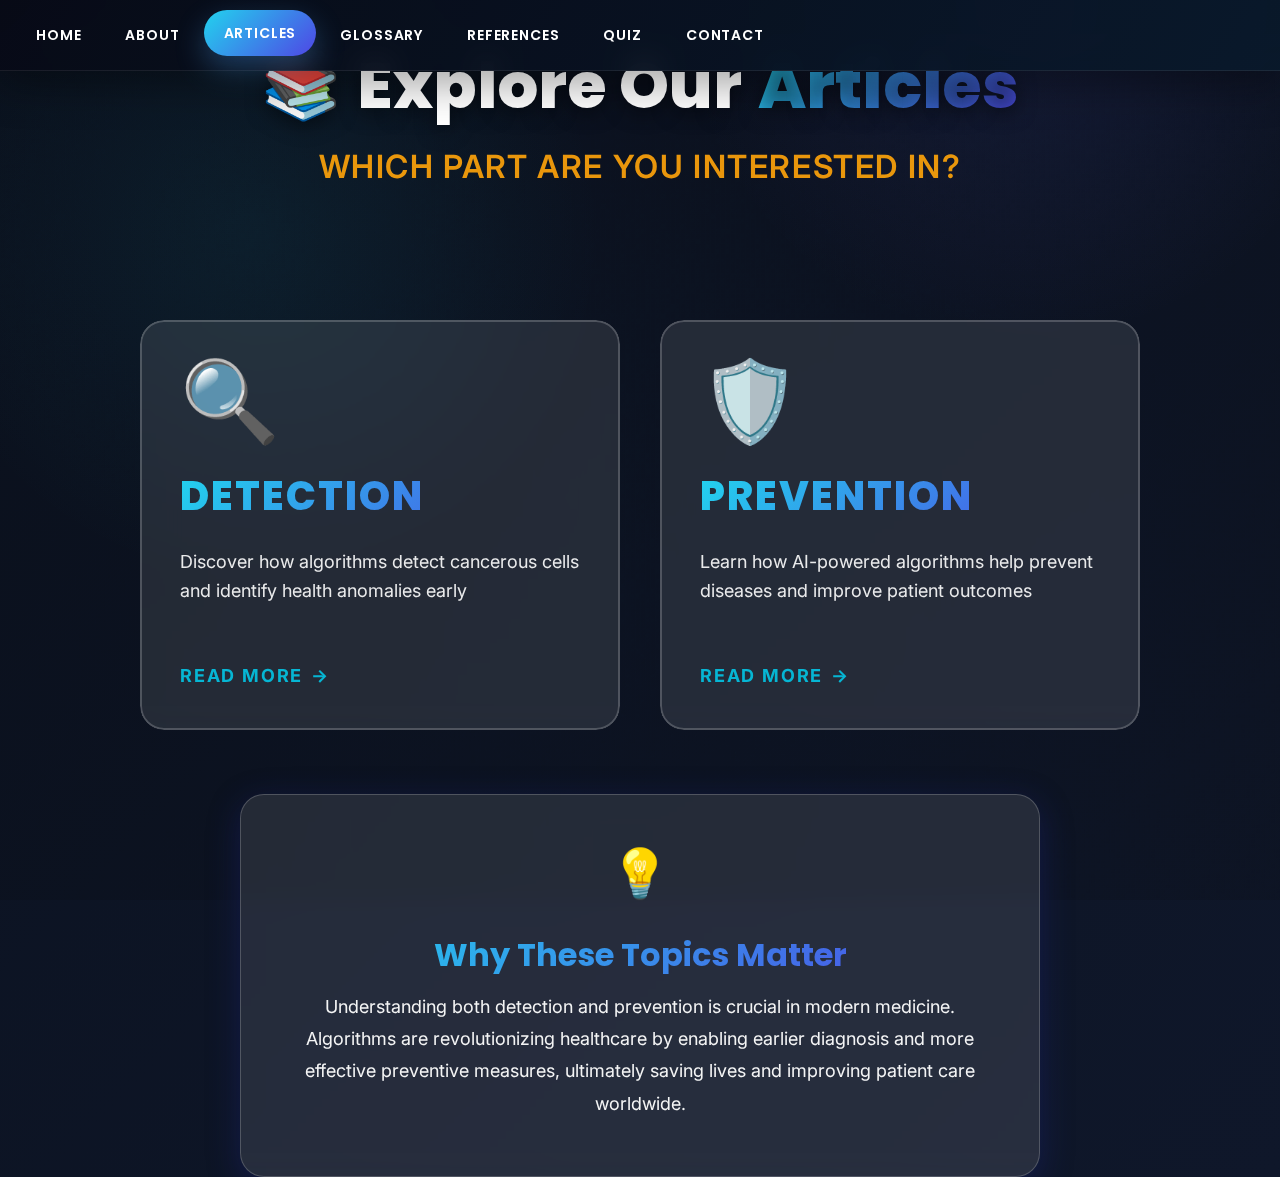
<file: articles.html>
<!DOCTYPE html>
<html lang="en">

<head>
    <meta charset="UTF-8">
    <meta name="viewport" content="width=device-width, initial-scale=1.0">
    <title>Articles - Smart Medicine</title>
    <link rel="stylesheet" href="global.css">
    <link rel="stylesheet" href="articles.css">
    <link rel="icon" href="icone.jpg">
</head>

<body>
    <!-- Navigation -->
    <nav class="navbar" id="navbar">
        <div class="nav-container">
            <a href="index.html" class="nav-link">HOME</a>
            <a href="home.html" class="nav-link">ABOUT</a>
            <a href="articles.html" class="nav-link active">ARTICLES</a>
            <a href="glossary.html" class="nav-link">GLOSSARY</a>
            <a href="references.html" class="nav-link">REFERENCES</a>
            <a href="quiz.html" class="nav-link">QUIZ</a>
            <a href="contact.html" class="nav-link">CONTACT</a>
        </div>
    </nav>

    <!-- Page Content -->
    <div class="articles-wrapper">
        <div class="container">
            <!-- Page Header -->
            <header class="articles-header animate-fadeInDown">
                <h1 class="articles-title">
                    <span class="title-icon">📚</span>
                    Explore Our <span class="text-gradient">Articles</span>
                </h1>
                <p class="articles-subtitle">Which part are you interested in?</p>
            </header>

            <!-- Articles Grid -->
            <div class="articles-grid">
                <!-- Detection Article -->
                <a href="detection.html" class="article-card animate-fadeInUp delay-200">
                    <div class="card-background"></div>
                    <div class="card-content">
                        <div class="card-icon">🔍</div>
                        <h2 class="card-title">DETECTION</h2>
                        <p class="card-description">
                            Discover how algorithms detect cancerous cells and identify health anomalies early
                        </p>
                        <div class="card-footer">
                            <span class="read-more">
                                Read More
                                <span class="arrow">→</span>
                            </span>
                        </div>
                    </div>
                    <div class="card-glow"></div>
                </a>

                <!-- Prevention Article -->
                <a href="prevention.html" class="article-card animate-fadeInUp delay-400">
                    <div class="card-background"></div>
                    <div class="card-content">
                        <div class="card-icon">🛡️</div>
                        <h2 class="card-title">PREVENTION</h2>
                        <p class="card-description">
                            Learn how AI-powered algorithms help prevent diseases and improve patient outcomes
                        </p>
                        <div class="card-footer">
                            <span class="read-more">
                                Read More
                                <span class="arrow">→</span>
                            </span>
                        </div>
                    </div>
                    <div class="card-glow"></div>
                </a>
            </div>

            <!-- Additional Info -->
            <div class="info-section animate-fadeInUp delay-600">
                <div class="glass-card info-card">
                    <div class="info-icon">💡</div>
                    <h3 class="info-title">Why These Topics Matter</h3>
                    <p class="info-text">
                        Understanding both detection and prevention is crucial in modern medicine.
                        Algorithms are revolutionizing healthcare by enabling earlier diagnosis and
                        more effective preventive measures, ultimately saving lives and improving
                        patient care worldwide.
                    </p>
                </div>
            </div>
        </div>
    </div>

    <script>
        // Navbar scroll effect
        window.addEventListener('scroll', () => {
            const navbar = document.getElementById('navbar');
            if (window.scrollY > 50) {
                navbar.classList.add('scrolled');
            } else {
                navbar.classList.remove('scrolled');
            }
        });

        // Card hover effect - move glow with mouse
        const cards = document.querySelectorAll('.article-card');

        cards.forEach(card => {
            const glow = card.querySelector('.card-glow');

            card.addEventListener('mousemove', (e) => {
                const rect = card.getBoundingClientRect();
                const x = e.clientX - rect.left;
                const y = e.clientY - rect.top;

                glow.style.left = x + 'px';
                glow.style.top = y + 'px';
            });
        });
    </script>
</body>

</html>
</file>
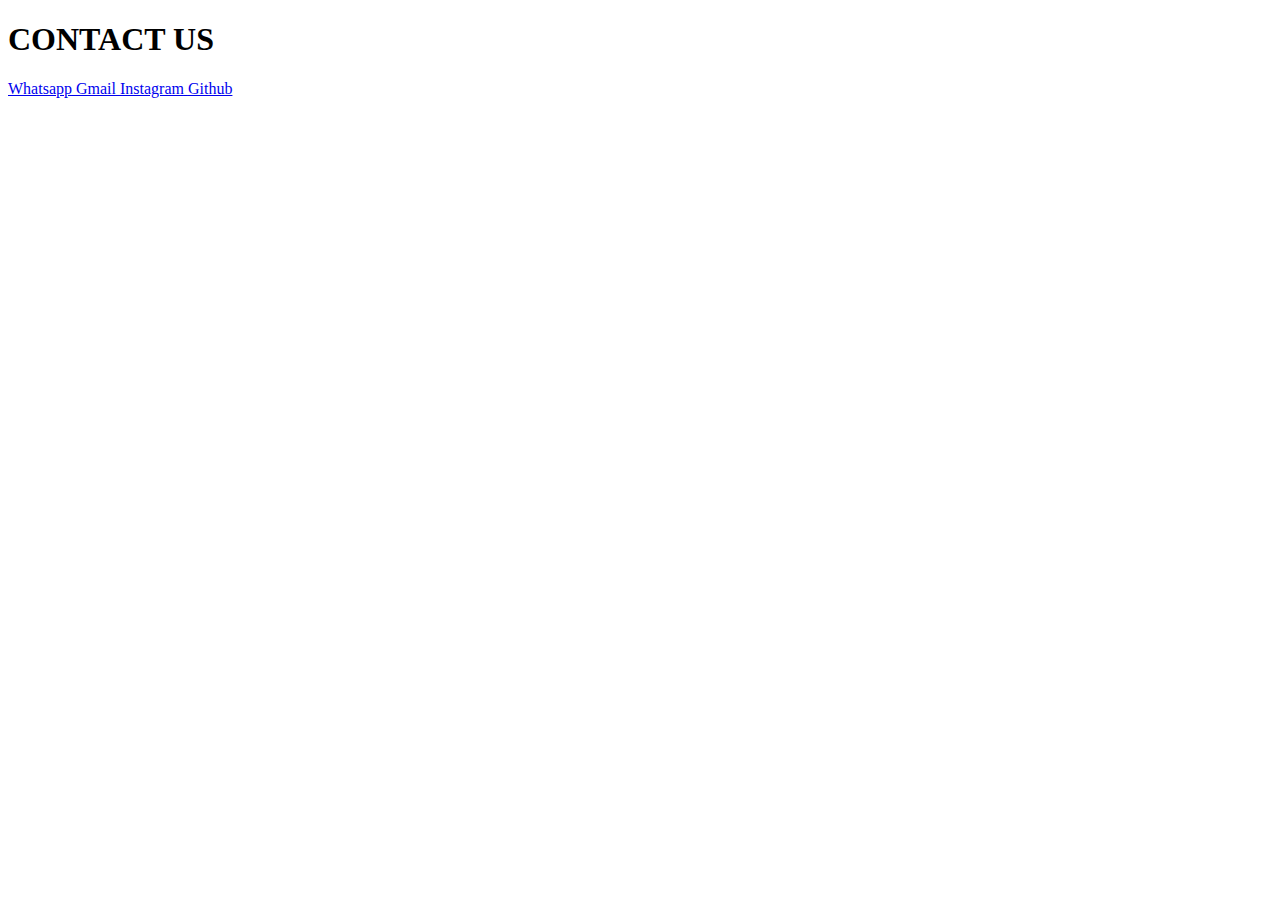
<file: contact.html>
<!DOCTYPE html>
<html lang="en">
<head>
  <meta charset="UTF-8">
  <meta name="viewport" content="width=device-width, initial-scale=1.0">
  <title>Contact</title>
  <link rel="stylesheet" href="contact.css">
</head>
<body>
  <div class="container">
    <h1>CONTACT US</h1>

    <a class="fancy" href="https://wa.me/+33758845585">
        <span class="top-key"></span>
        <span class="text">Whatsapp</span>
        <span class="bottom-key-1"></span>
        <span class="bottom-key-2"></span>
    </a>
     
    <a class="fancy" href="mailto:abderhamia@gmail.com">
      <span class="top-key"></span>
      <span class="text">Gmail</span>
      <span class="bottom-key-1"></span>
      <span class="bottom-key-2"></span>
    </a>

    <a class="fancy" href="https://www.instagram.com/nzm__style/profilecard/?igsh=MTVvNGRwdm80em05Yg==">
      <span class="top-key"></span>
      <span class="text">Instagram</span>
      <span class="bottom-key-1"></span>
      <span class="bottom-key-2"></span>
    </a>

    <a class="fancy" href="https://github.com/naaazim">
      <span class="top-key"></span>
      <span class="text">Github</span>
      <span class="bottom-key-1"></span>
      <span class="bottom-key-2"></span>
    </a>

  </div>  
  </body>
</html>
</file>
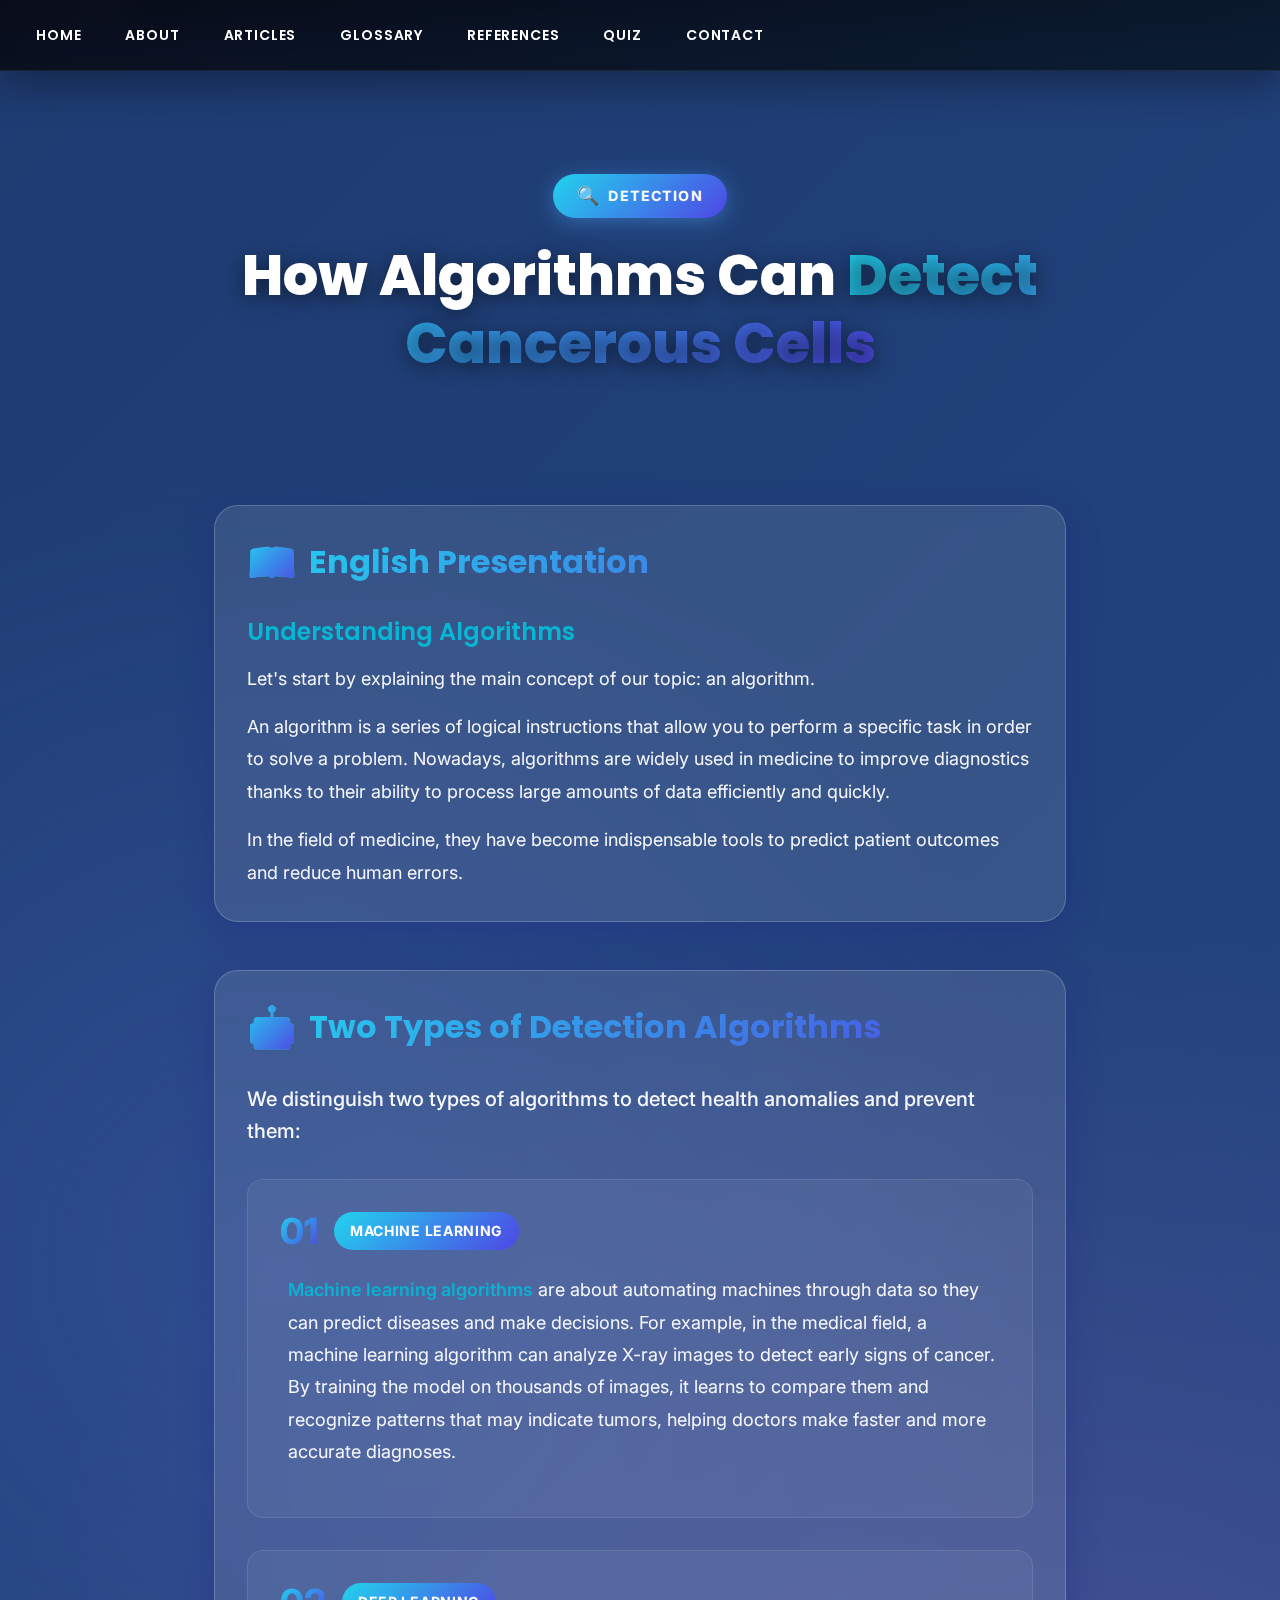
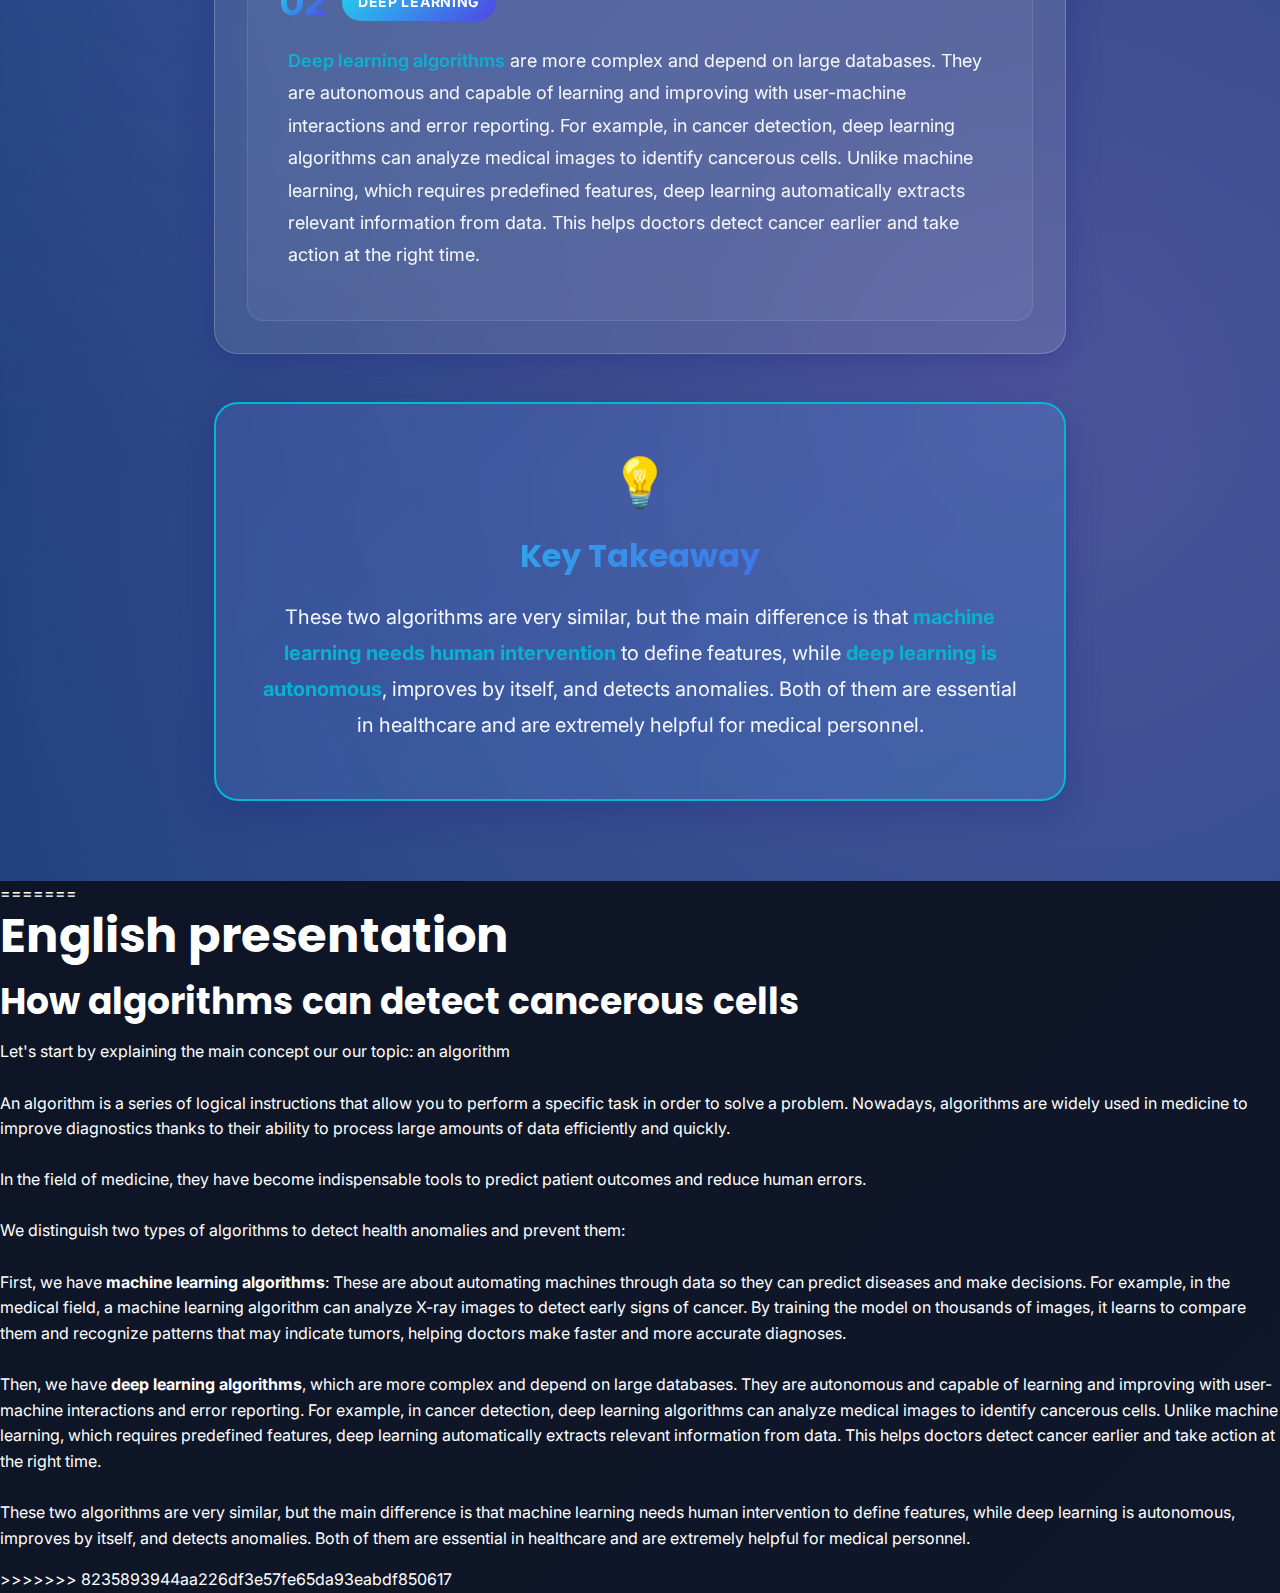
<file: detection.html>
<!DOCTYPE html>
<html lang="en">
<<<<<<< HEAD

<head>
    <meta charset="UTF-8">
    <meta name="viewport" content="width=device-width, initial-scale=1.0">
    <title>Detection - Smart Medicine</title>
    <link rel="stylesheet" href="global.css">
    <link rel="stylesheet" href="detection.css">
    <link rel="icon" href="icone.jpg">
</head>

<body>
    <!-- Navigation -->
    <nav class="navbar" id="navbar">
        <div class="nav-container">
            <a href="index.html" class="nav-link">HOME</a>
            <a href="home.html" class="nav-link">ABOUT</a>
            <a href="articles.html" class="nav-link">ARTICLES</a>
            <a href="glossary.html" class="nav-link">GLOSSARY</a>
            <a href="references.html" class="nav-link">REFERENCES</a>
            <a href="quiz.html" class="nav-link">QUIZ</a>
            <a href="contact.html" class="nav-link">CONTACT</a>
        </div>
    </nav>

    <!-- Page Content -->
    <div class="content-wrapper">
        <div class="container">
            <!-- Page Header -->
            <header class="content-header animate-fadeInDown">
                <div class="header-badge">
                    <span class="badge-icon">🔍</span>
                    <span>Detection</span>
                </div>
                <h1 class="content-title">
                    How Algorithms Can <span class="text-gradient">Detect Cancerous Cells</span>
                </h1>
            </header>

            <!-- Main Content -->
            <article class="main-content">
                <!-- Introduction Section -->
                <section class="content-section animate-fadeInUp delay-200">
                    <div class="glass-card">
                        <h2 class="section-title">
                            <span class="section-icon">📖</span>
                            English Presentation
                        </h2>

                        <div class="content-block">
                            <h3 class="block-title">Understanding Algorithms</h3>
                            <p class="block-text">
                                Let's start by explaining the main concept of our topic: an algorithm.
                            </p>
                            <p class="block-text">
                                An algorithm is a series of logical instructions that allow you to perform a specific
                                task in order to solve a problem.
                                Nowadays, algorithms are widely used in medicine to improve diagnostics thanks to their
                                ability to process large amounts
                                of data efficiently and quickly.
                            </p>
                            <p class="block-text">
                                In the field of medicine, they have become indispensable tools to predict patient
                                outcomes and reduce human errors.
                            </p>
                        </div>
                    </div>
                </section>

                <!-- Algorithm Types Section -->
                <section class="content-section animate-fadeInUp delay-300">
                    <div class="glass-card">
                        <h2 class="section-title">
                            <span class="section-icon">🤖</span>
                            Two Types of Detection Algorithms
                        </h2>

                        <p class="intro-text">
                            We distinguish two types of algorithms to detect health anomalies and prevent them:
                        </p>

                        <div class="algorithm-cards">
                            <!-- Machine Learning Card -->
                            <div class="algorithm-card">
                                <div class="card-header">
                                    <div class="card-number">01</div>
                                    <div class="card-badge">Machine Learning</div>
                                </div>
                                <div class="card-body">
                                    <p class="card-text">
                                        <strong>Machine learning algorithms</strong> are about automating machines
                                        through data so they can predict diseases
                                        and make decisions. For example, in the medical field, a machine learning
                                        algorithm can analyze X-ray images to detect
                                        early signs of cancer. By training the model on thousands of images, it learns
                                        to compare them and recognize patterns
                                        that may indicate tumors, helping doctors make faster and more accurate
                                        diagnoses.
                                    </p>
                                </div>
                            </div>

                            <!-- Deep Learning Card -->
                            <div class="algorithm-card">
                                <div class="card-header">
                                    <div class="card-number">02</div>
                                    <div class="card-badge">Deep Learning</div>
                                </div>
                                <div class="card-body">
                                    <p class="card-text">
                                        <strong>Deep learning algorithms</strong> are more complex and depend on large
                                        databases. They are autonomous and
                                        capable of learning and improving with user-machine interactions and error
                                        reporting. For example, in cancer detection,
                                        deep learning algorithms can analyze medical images to identify cancerous cells.
                                        Unlike machine learning, which requires
                                        predefined features, deep learning automatically extracts relevant information
                                        from data. This helps doctors detect cancer
                                        earlier and take action at the right time.
                                    </p>
                                </div>
                            </div>
                        </div>
                    </div>
                </section>

                <!-- Conclusion Section -->
                <section class="content-section animate-fadeInUp delay-400">
                    <div class="glass-card conclusion-card">
                        <div class="conclusion-icon">💡</div>
                        <h3 class="conclusion-title">Key Takeaway</h3>
                        <p class="conclusion-text">
                            These two algorithms are very similar, but the main difference is that <strong>machine
                                learning needs human intervention</strong>
                            to define features, while <strong>deep learning is autonomous</strong>, improves by itself,
                            and detects anomalies. Both of them
                            are essential in healthcare and are extremely helpful for medical personnel.
                        </p>
                    </div>
                </section>
            </article>
        </div>
    </div>

    <script>
        // Navbar scroll effect
        window.addEventListener('scroll', () => {
            const navbar = document.getElementById('navbar');
            if (window.scrollY > 50) {
                navbar.classList.add('scrolled');
            } else {
                navbar.classList.remove('scrolled');
            }
        });
    </script>
</body>

=======
<head>
    <meta charset="UTF-8">
    <meta name="viewport" content="width=device-width, initial-scale=1.0">
    <title>detection</title>
    <link rel="stylesheet" href="detection.css">
</head>
<body>
    <div>
        <h1>English presentation</h1>
        <h2>How algorithms can detect cancerous cells</h2>
        <p>Let's start by explaining the main concept our our topic: an algorithm <br><br>

            An algorithm is a series of logical instructions that allow you to perform a specific task in order to solve a problem. Nowadays, algorithms are widely used in medicine to improve diagnostics thanks to their ability to process large amounts of data efficiently and quickly. <br><br>In the field of medicine, they have become indispensable tools to predict patient outcomes and reduce human errors.

            <br><br>We distinguish two types of algorithms to detect health anomalies and prevent them: <br><br>
            
            First, we have <strong>machine learning algorithms</strong>: These are about automating machines through data so they can predict diseases and make decisions. For example, in the medical field, a machine learning algorithm can analyze X-ray images to detect early signs of cancer. By training the model on thousands of images, it learns to compare them and recognize patterns that may indicate tumors, helping doctors make faster and more accurate diagnoses.
            <br><br>
            Then, we have <strong>deep learning algorithms</strong>, which are more complex and depend on large databases. They are autonomous and capable of learning and improving with user-machine interactions and error reporting. For example, in cancer detection, deep learning algorithms can analyze medical images to identify cancerous cells. Unlike machine learning, which requires predefined features, deep learning automatically extracts relevant information from data. This helps doctors detect cancer earlier and take action at the right time.
            <br><br>
            These two algorithms are very similar, but the main difference is that machine learning needs human intervention to define features, while deep learning is autonomous, improves by itself, and detects anomalies. Both of them are essential in healthcare and are extremely helpful for medical personnel.</p>
    </div>
    
</body>
>>>>>>> 8235893944aa226df3e57fe65da93eabdf850617
</html>
</file>
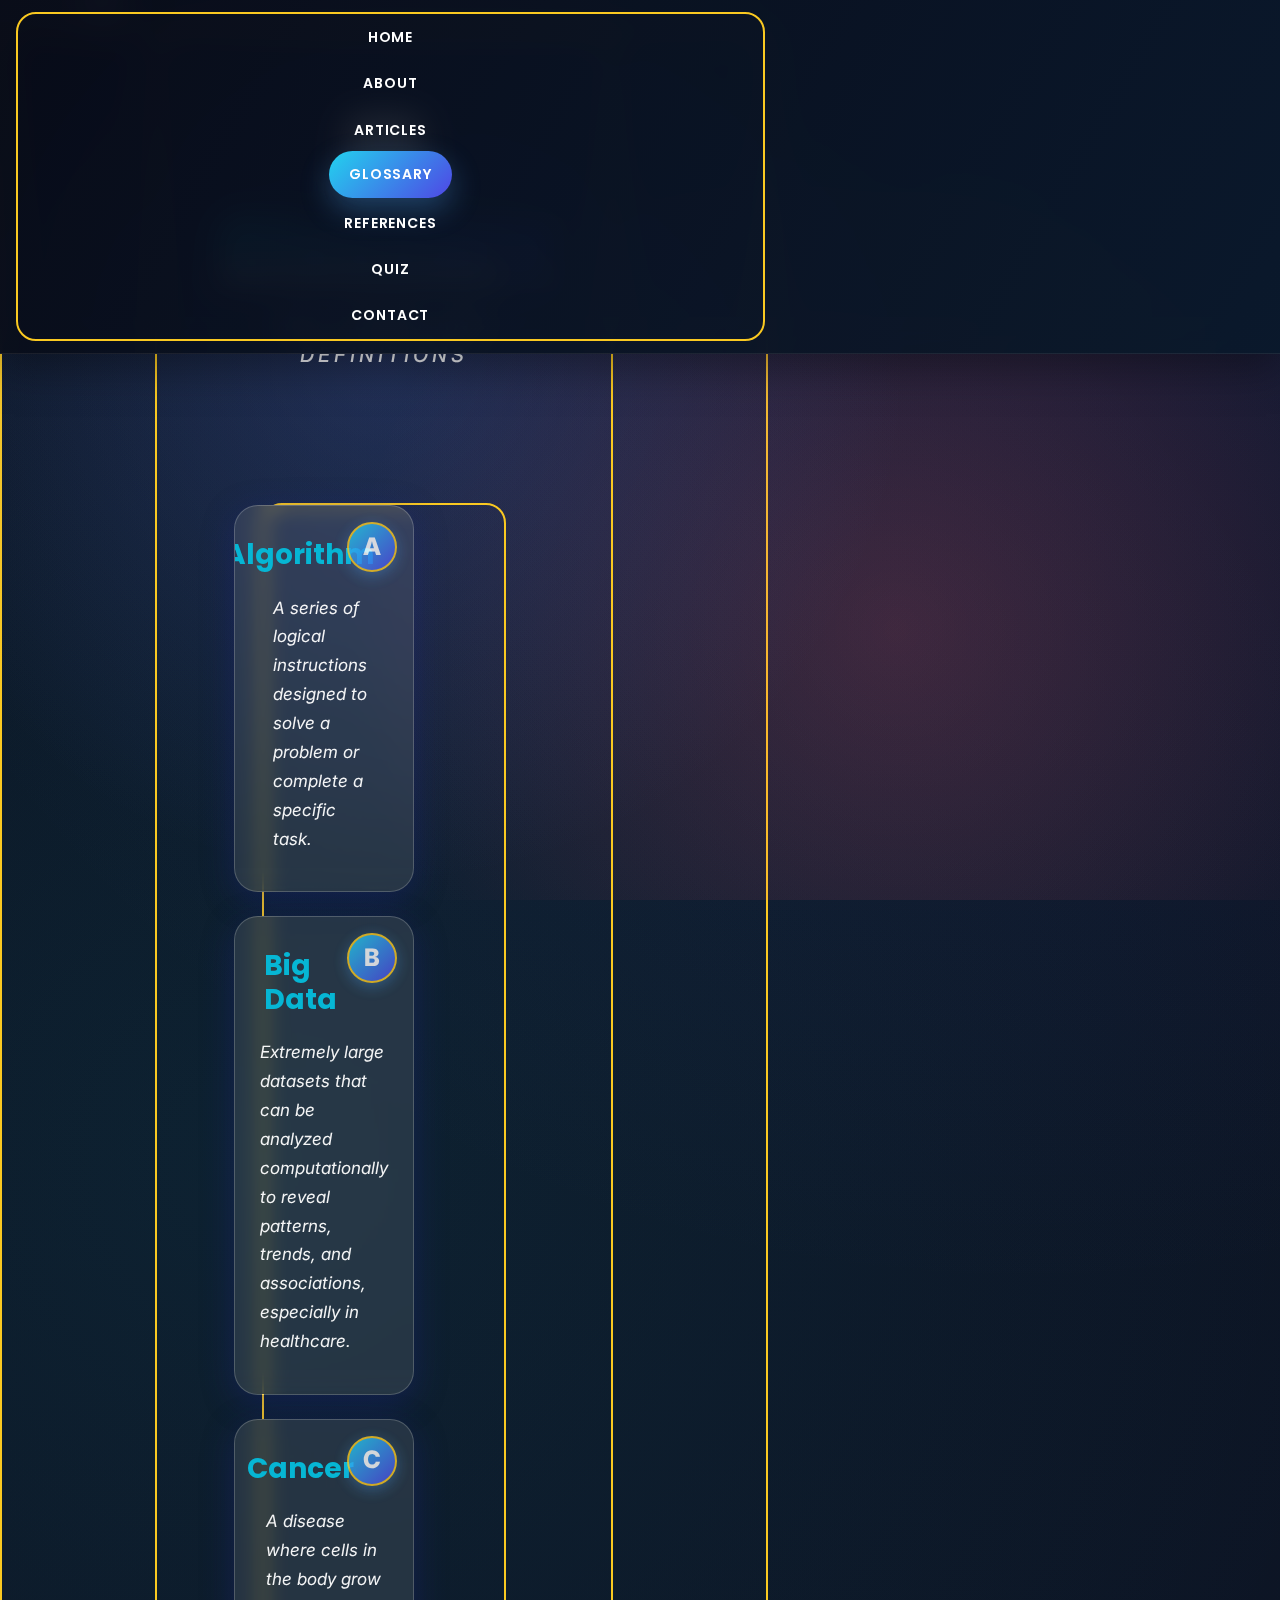
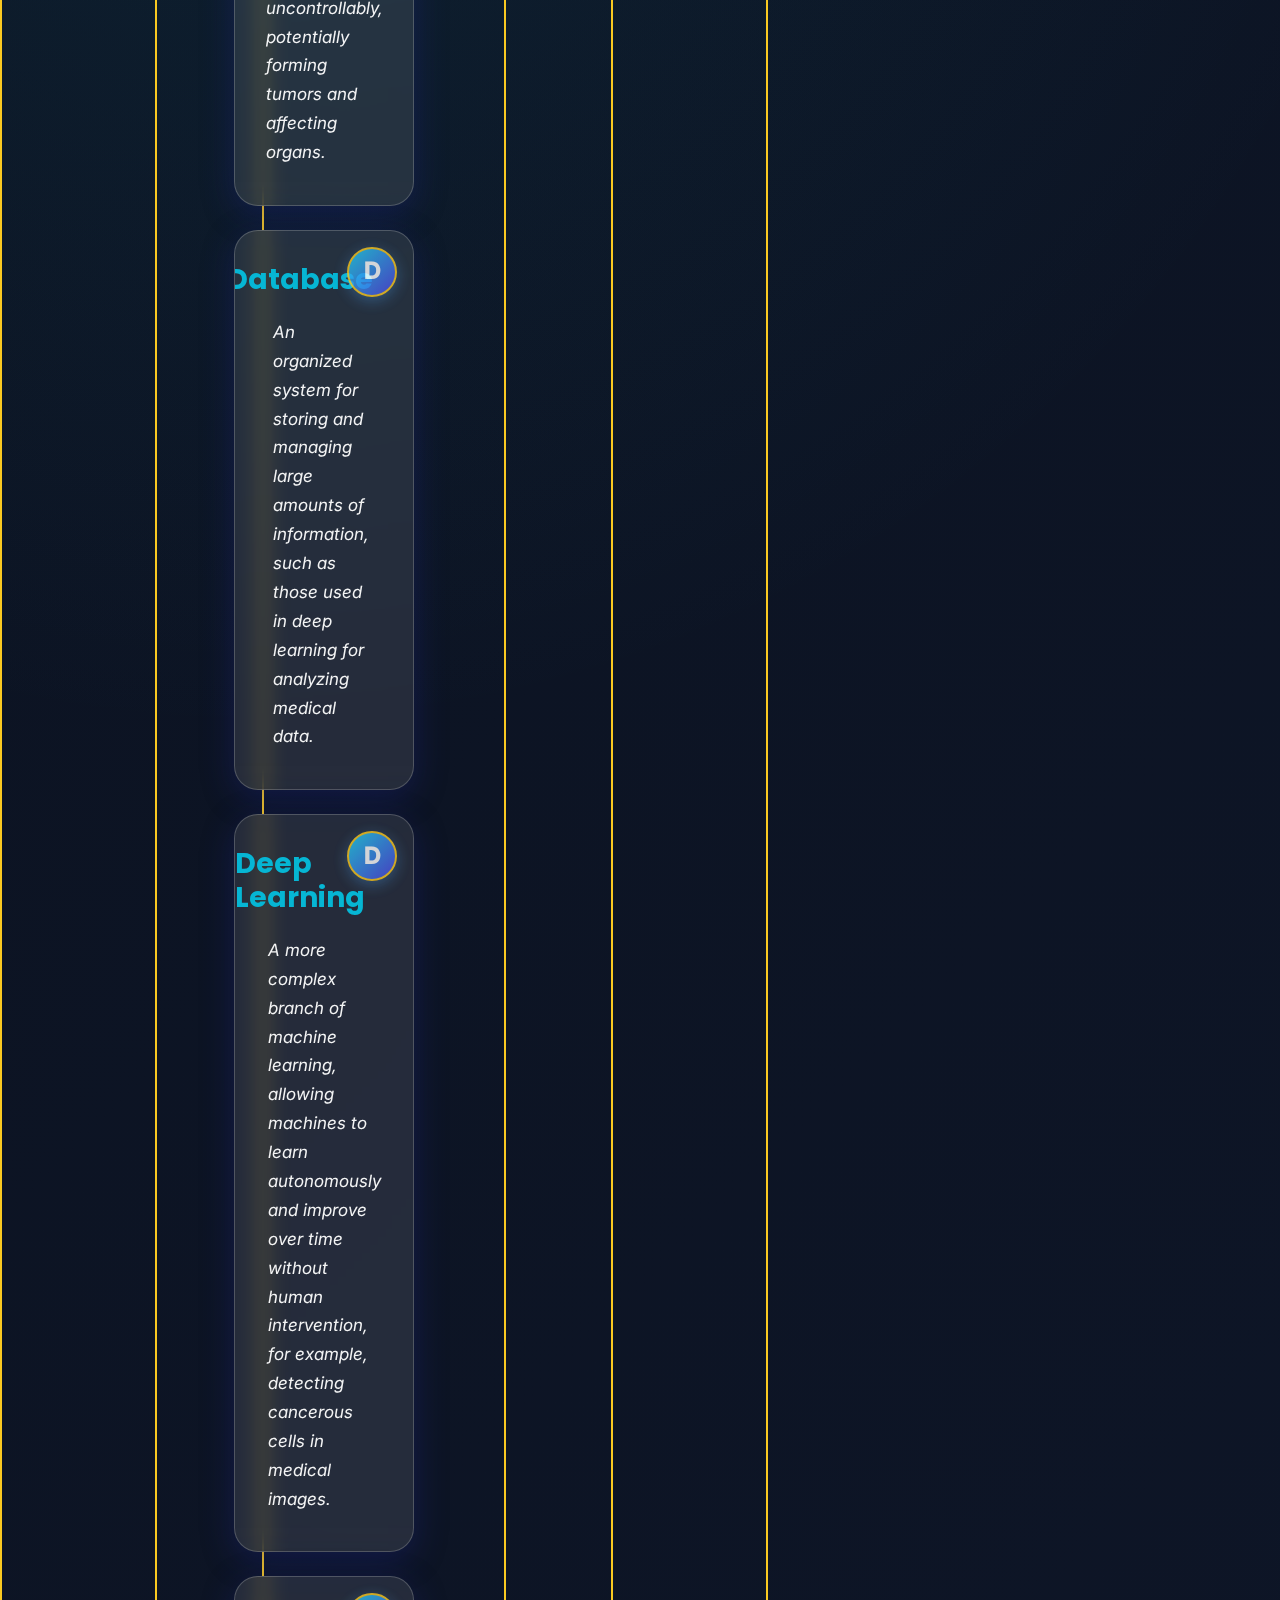
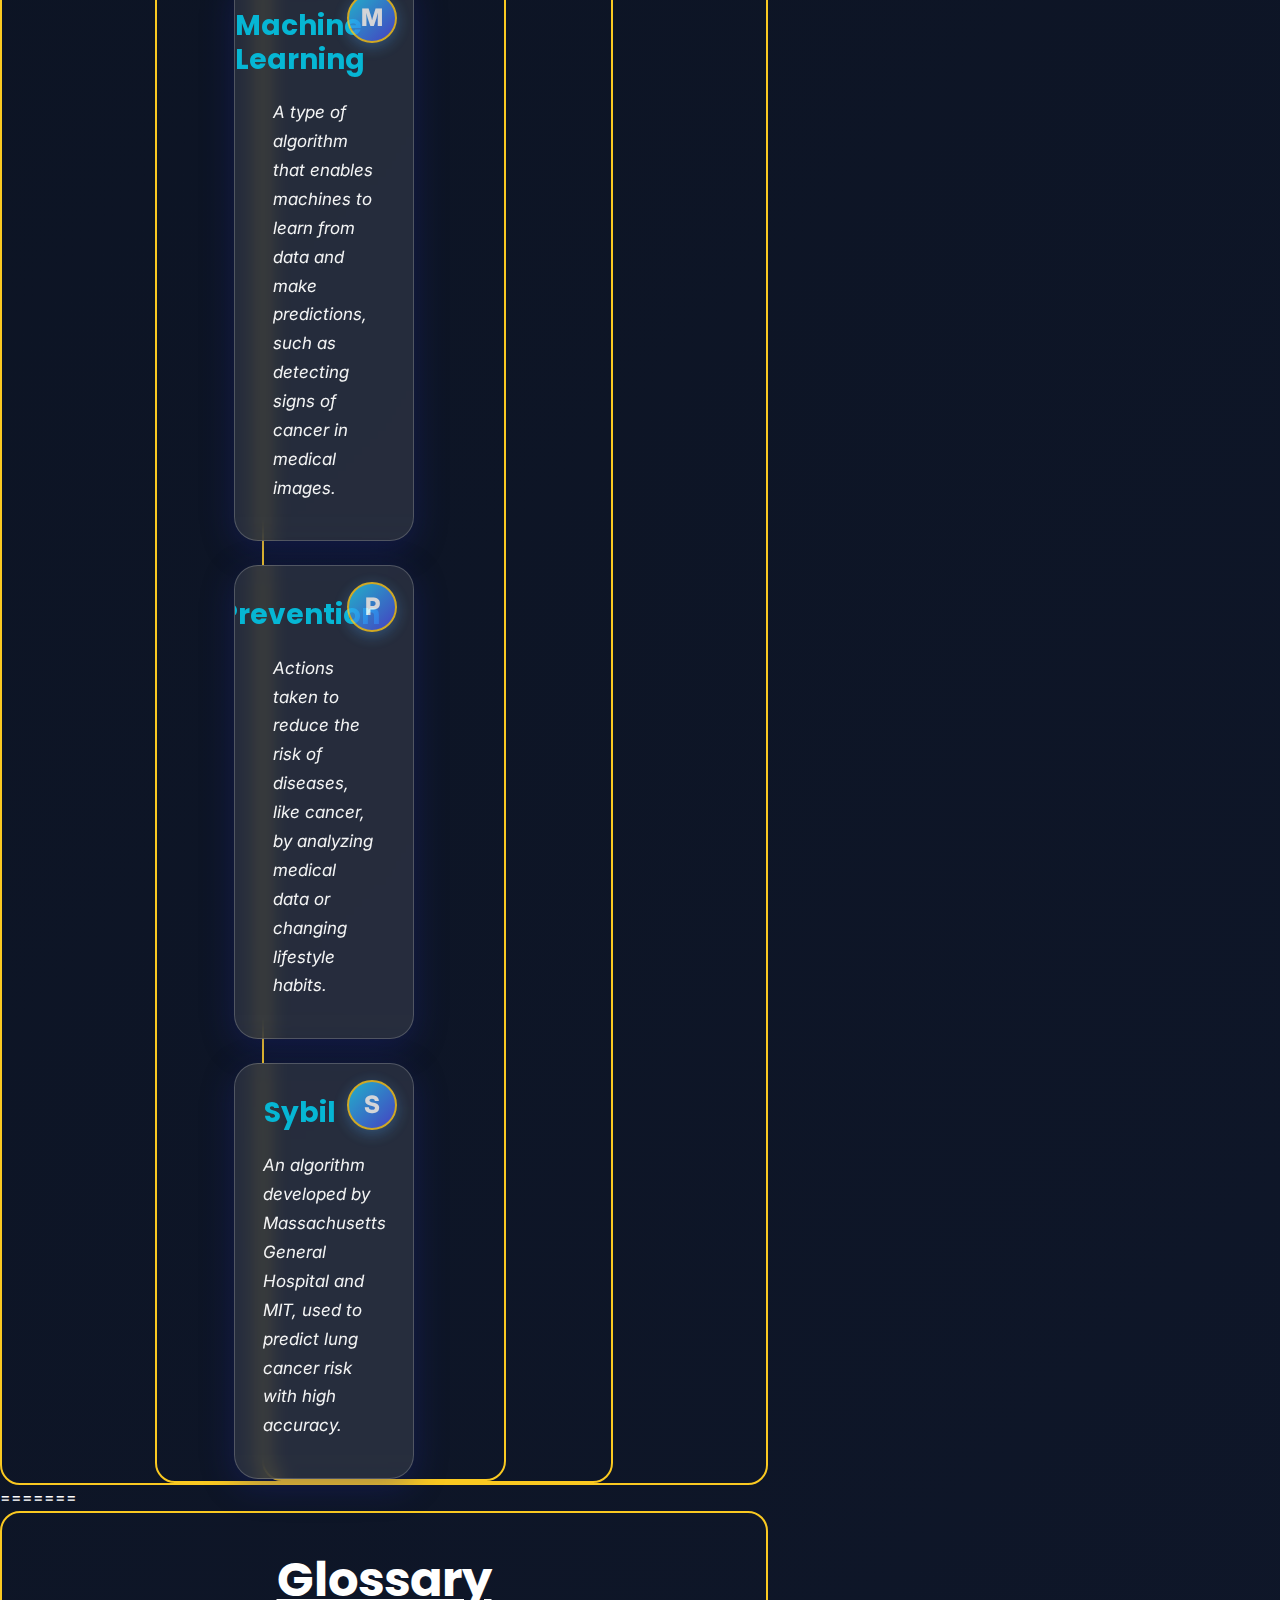
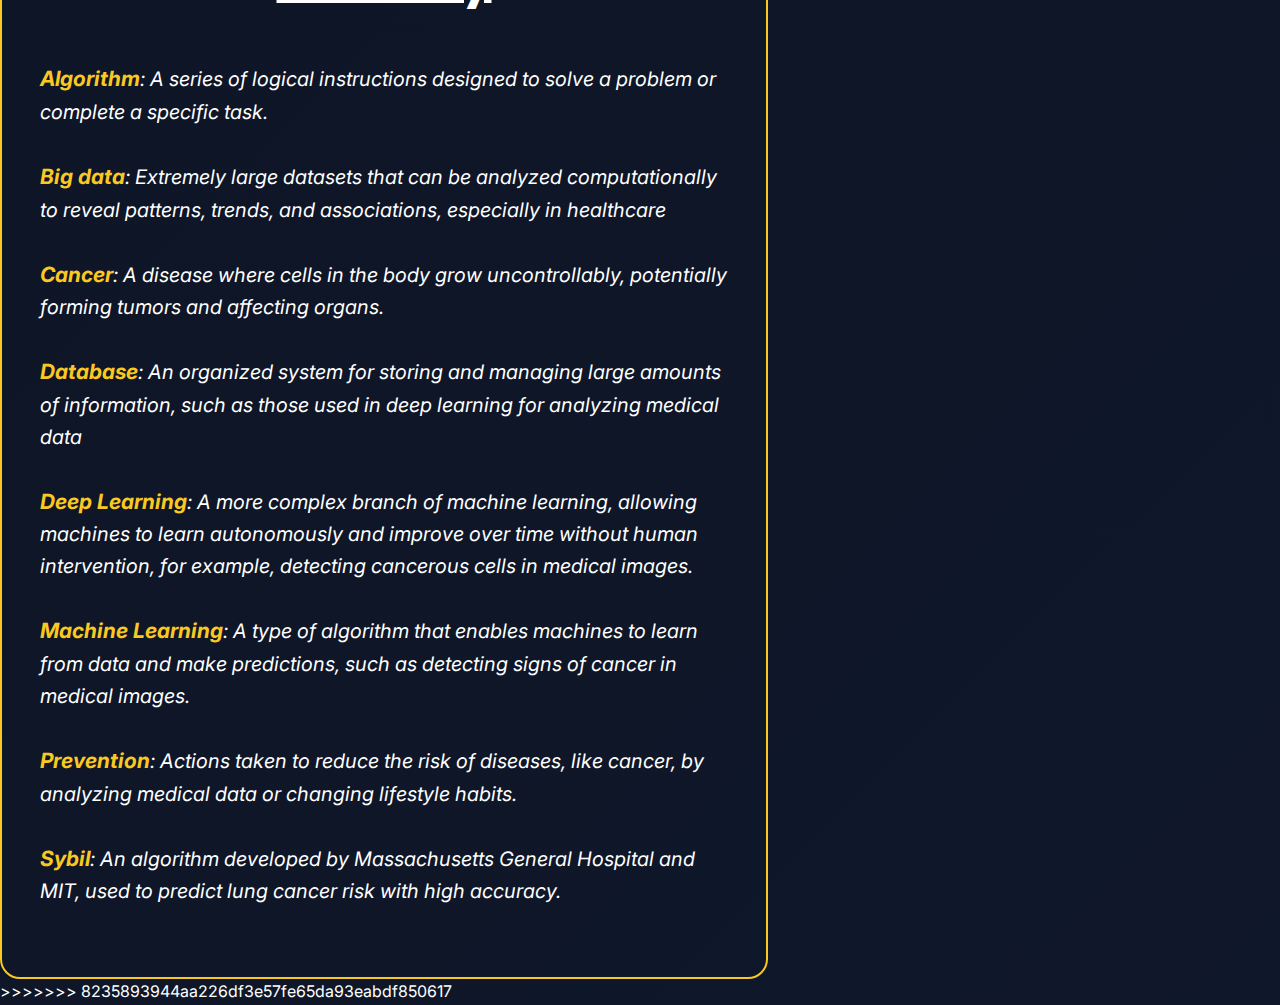
<file: glossary.html>
<!DOCTYPE html>
<html lang="en">
<<<<<<< HEAD

<head>
    <meta charset="UTF-8">
    <meta name="viewport" content="width=device-width, initial-scale=1.0">
    <title>Glossary - Smart Medicine</title>
    <link rel="stylesheet" href="global.css">
    <link rel="stylesheet" href="glossary.css">
    <link rel="icon" href="icone.jpg">
</head>

<body>
    <!-- Navigation -->
    <nav class="navbar" id="navbar">
        <div class="nav-container">
            <a href="index.html" class="nav-link">HOME</a>
            <a href="home.html" class="nav-link">ABOUT</a>
            <a href="articles.html" class="nav-link">ARTICLES</a>
            <a href="glossary.html" class="nav-link active">GLOSSARY</a>
            <a href="references.html" class="nav-link">REFERENCES</a>
            <a href="quiz.html" class="nav-link">QUIZ</a>
            <a href="contact.html" class="nav-link">CONTACT</a>
        </div>
    </nav>

    <!-- Page Content -->
    <div class="glossary-wrapper">
        <div class="container">
            <!-- Page Header -->
            <header class="glossary-header animate-fadeInDown">
                <h1 class="glossary-title">
                    <span class="title-icon">📖</span>
                    <span class="text-gradient">Glossary</span>
                </h1>
                <p class="glossary-subtitle">Key terms and definitions</p>
            </header>

            <!-- Glossary Grid -->
            <div class="glossary-grid">
                <!-- Term 1 -->
                <div class="term-card animate-fadeInUp delay-200">
                    <div class="term-letter">A</div>
                    <h3 class="term-title">Algorithm</h3>
                    <p class="term-definition">
                        A series of logical instructions designed to solve a problem or complete a specific task.
                    </p>
                </div>

                <!-- Term 2 -->
                <div class="term-card animate-fadeInUp delay-250">
                    <div class="term-letter">B</div>
                    <h3 class="term-title">Big Data</h3>
                    <p class="term-definition">
                        Extremely large datasets that can be analyzed computationally to reveal patterns, trends, and
                        associations, especially in healthcare.
                    </p>
                </div>

                <!-- Term 3 -->
                <div class="term-card animate-fadeInUp delay-300">
                    <div class="term-letter">C</div>
                    <h3 class="term-title">Cancer</h3>
                    <p class="term-definition">
                        A disease where cells in the body grow uncontrollably, potentially forming tumors and affecting
                        organs.
                    </p>
                </div>

                <!-- Term 4 -->
                <div class="term-card animate-fadeInUp delay-350">
                    <div class="term-letter">D</div>
                    <h3 class="term-title">Database</h3>
                    <p class="term-definition">
                        An organized system for storing and managing large amounts of information, such as those used in
                        deep learning for analyzing medical data.
                    </p>
                </div>

                <!-- Term 5 -->
                <div class="term-card animate-fadeInUp delay-400">
                    <div class="term-letter">D</div>
                    <h3 class="term-title">Deep Learning</h3>
                    <p class="term-definition">
                        A more complex branch of machine learning, allowing machines to learn autonomously and improve
                        over time without human intervention, for example, detecting cancerous cells in medical images.
                    </p>
                </div>

                <!-- Term 6 -->
                <div class="term-card animate-fadeInUp delay-450">
                    <div class="term-letter">M</div>
                    <h3 class="term-title">Machine Learning</h3>
                    <p class="term-definition">
                        A type of algorithm that enables machines to learn from data and make predictions, such as
                        detecting signs of cancer in medical images.
                    </p>
                </div>

                <!-- Term 7 -->
                <div class="term-card animate-fadeInUp delay-500">
                    <div class="term-letter">P</div>
                    <h3 class="term-title">Prevention</h3>
                    <p class="term-definition">
                        Actions taken to reduce the risk of diseases, like cancer, by analyzing medical data or changing
                        lifestyle habits.
                    </p>
                </div>

                <!-- Term 8 -->
                <div class="term-card animate-fadeInUp delay-550">
                    <div class="term-letter">S</div>
                    <h3 class="term-title">Sybil</h3>
                    <p class="term-definition">
                        An algorithm developed by Massachusetts General Hospital and MIT, used to predict lung cancer
                        risk with high accuracy.
                    </p>
                </div>
            </div>
        </div>
    </div>

    <script>
        // Navbar scroll effect
        window.addEventListener('scroll', () => {
            const navbar = document.getElementById('navbar');
            if (window.scrollY > 50) {
                navbar.classList.add('scrolled');
            } else {
                navbar.classList.remove('scrolled');
            }
        });
    </script>
</body>

=======
<head>
    <meta charset="UTF-8">
    <meta name="viewport" content="width=device-width, initial-scale=1.0">
    <title>Glossary</title>
    <link rel="stylesheet" href="glossary.css">
</head>
<body>
    <div>
        <h1>Glossary</h1>
        <p>
            <strong>Algorithm</strong>: A series of logical instructions designed to solve a problem or complete a specific task. <br><br>
            <strong>Big data</strong>: Extremely large datasets that can be analyzed computationally to reveal patterns, trends, and associations, especially in healthcare <br><br>
            <strong>Cancer</strong>: A disease where cells in the body grow uncontrollably, potentially forming tumors and affecting organs. <br><br>
            <strong>Database</strong>:  An organized system for storing and managing large amounts of information, such as those used in deep learning for analyzing medical data <br><br>
            <strong>Deep Learning</strong>:  A more complex branch of machine learning, allowing machines to learn autonomously and improve over time without human intervention, for example, detecting cancerous cells in medical images. <br><br>
            <strong>Machine Learning</strong>: A type of algorithm that enables machines to learn from data and make predictions, such as detecting signs of cancer in medical images. <br><br>
            <strong>Prevention</strong>: Actions taken to reduce the risk of diseases, like cancer, by analyzing medical data or changing lifestyle habits. <br><br>
            <strong>Sybil</strong>: An algorithm developed by Massachusetts General Hospital and MIT, used to predict lung cancer risk with high accuracy. <br><br>
        </p>
    </div>
</body>
>>>>>>> 8235893944aa226df3e57fe65da93eabdf850617
</html>
</file>
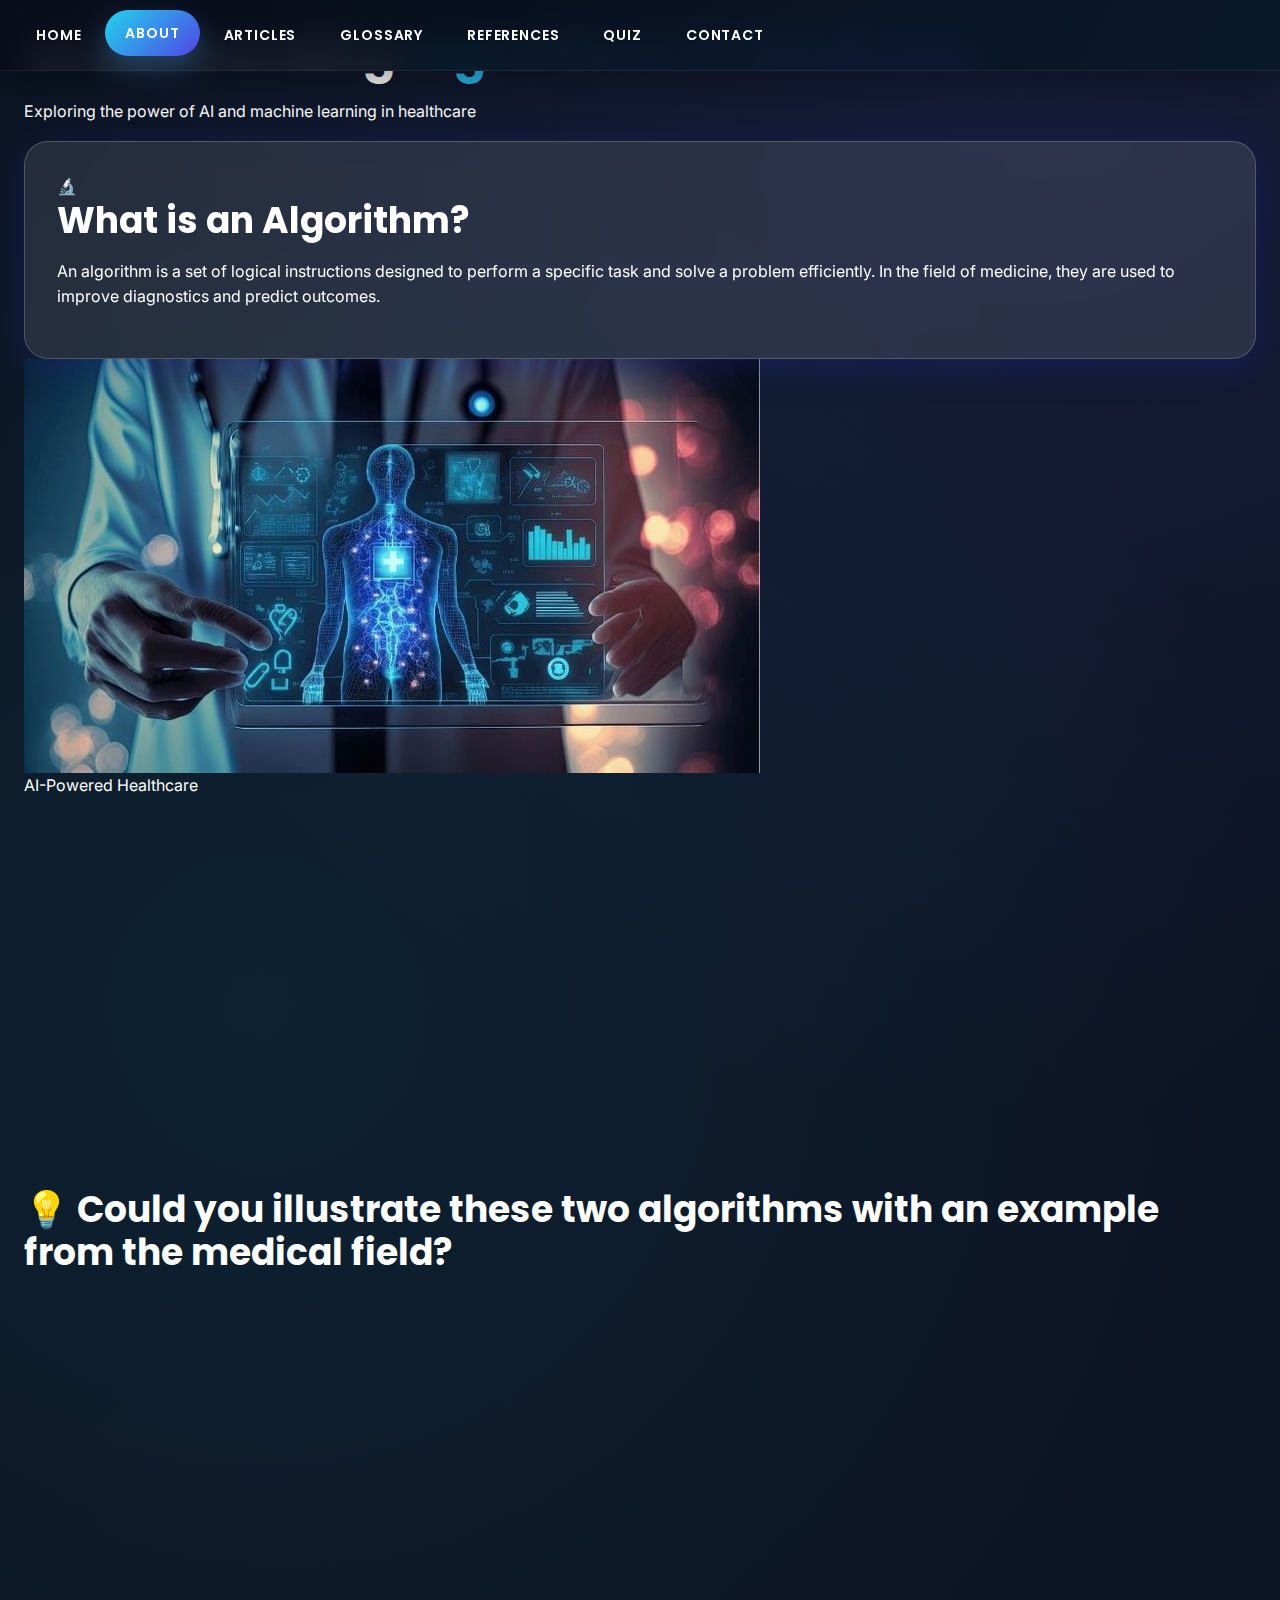
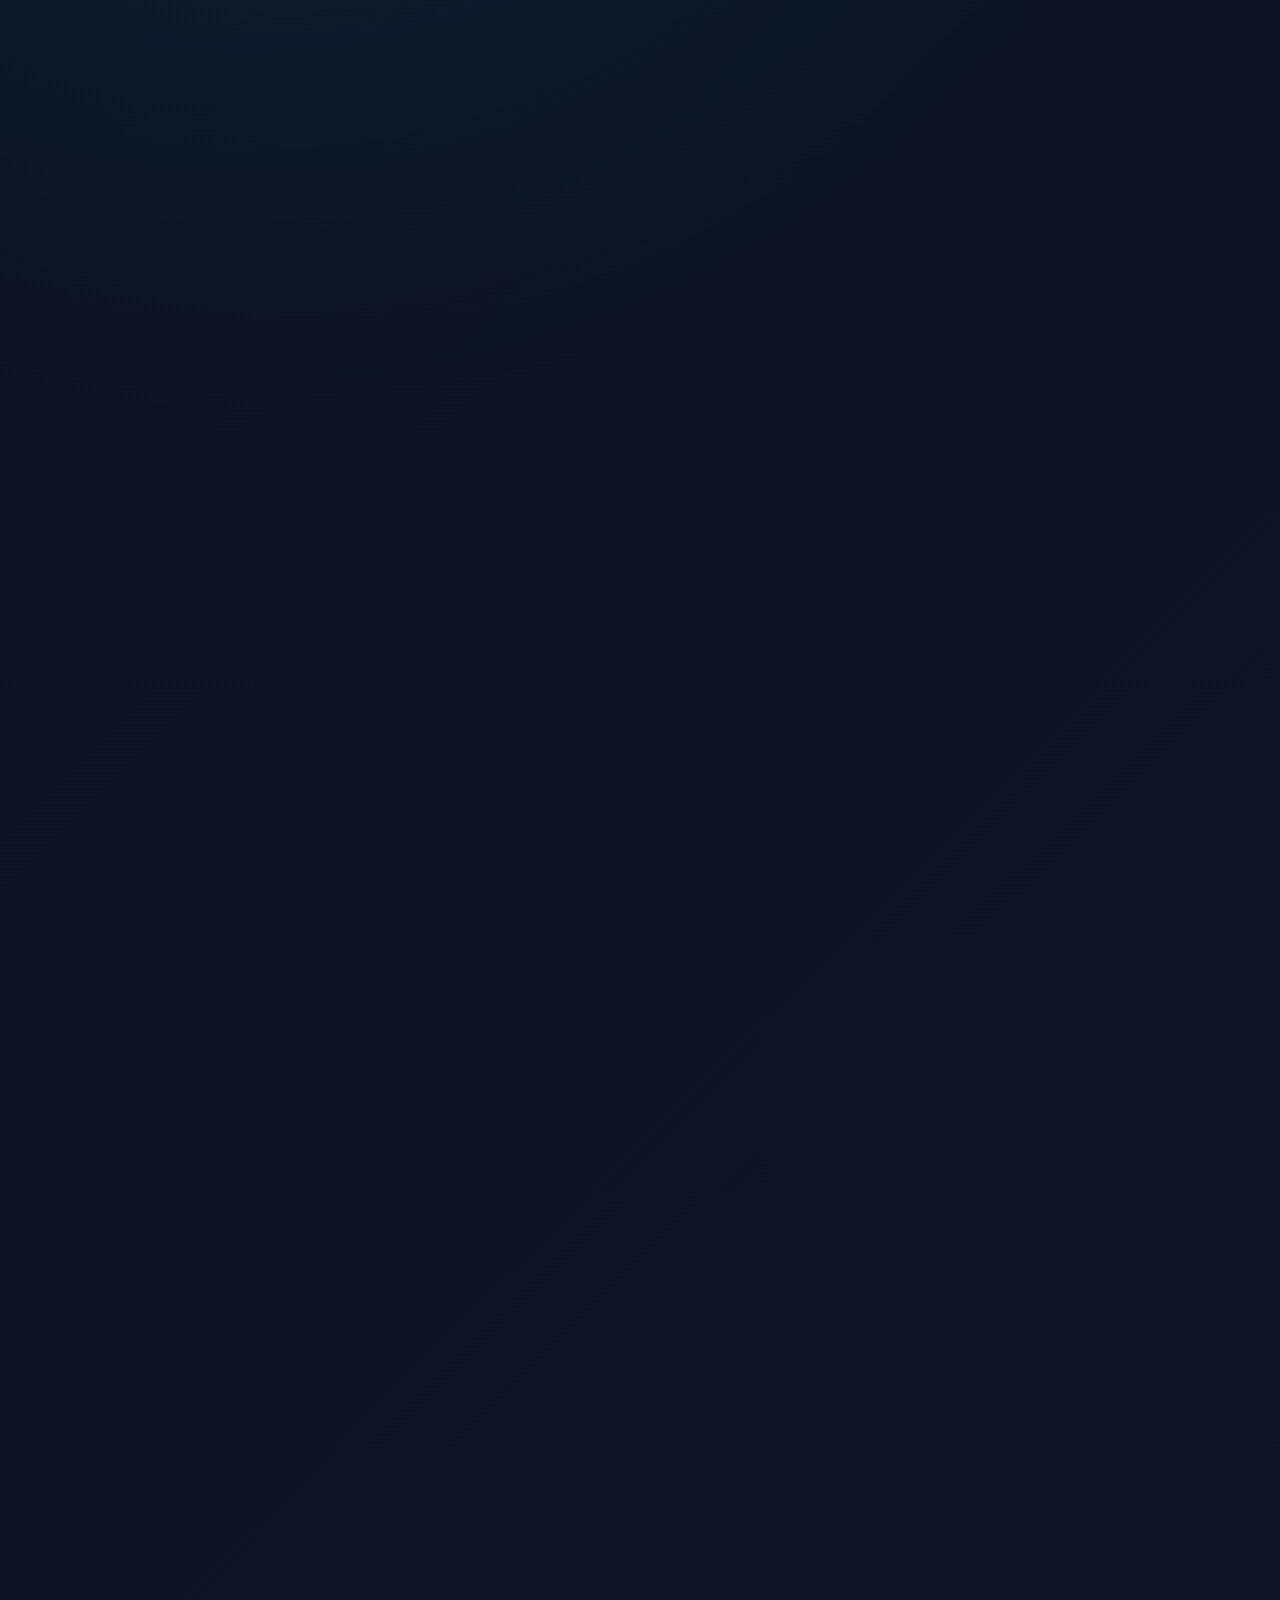
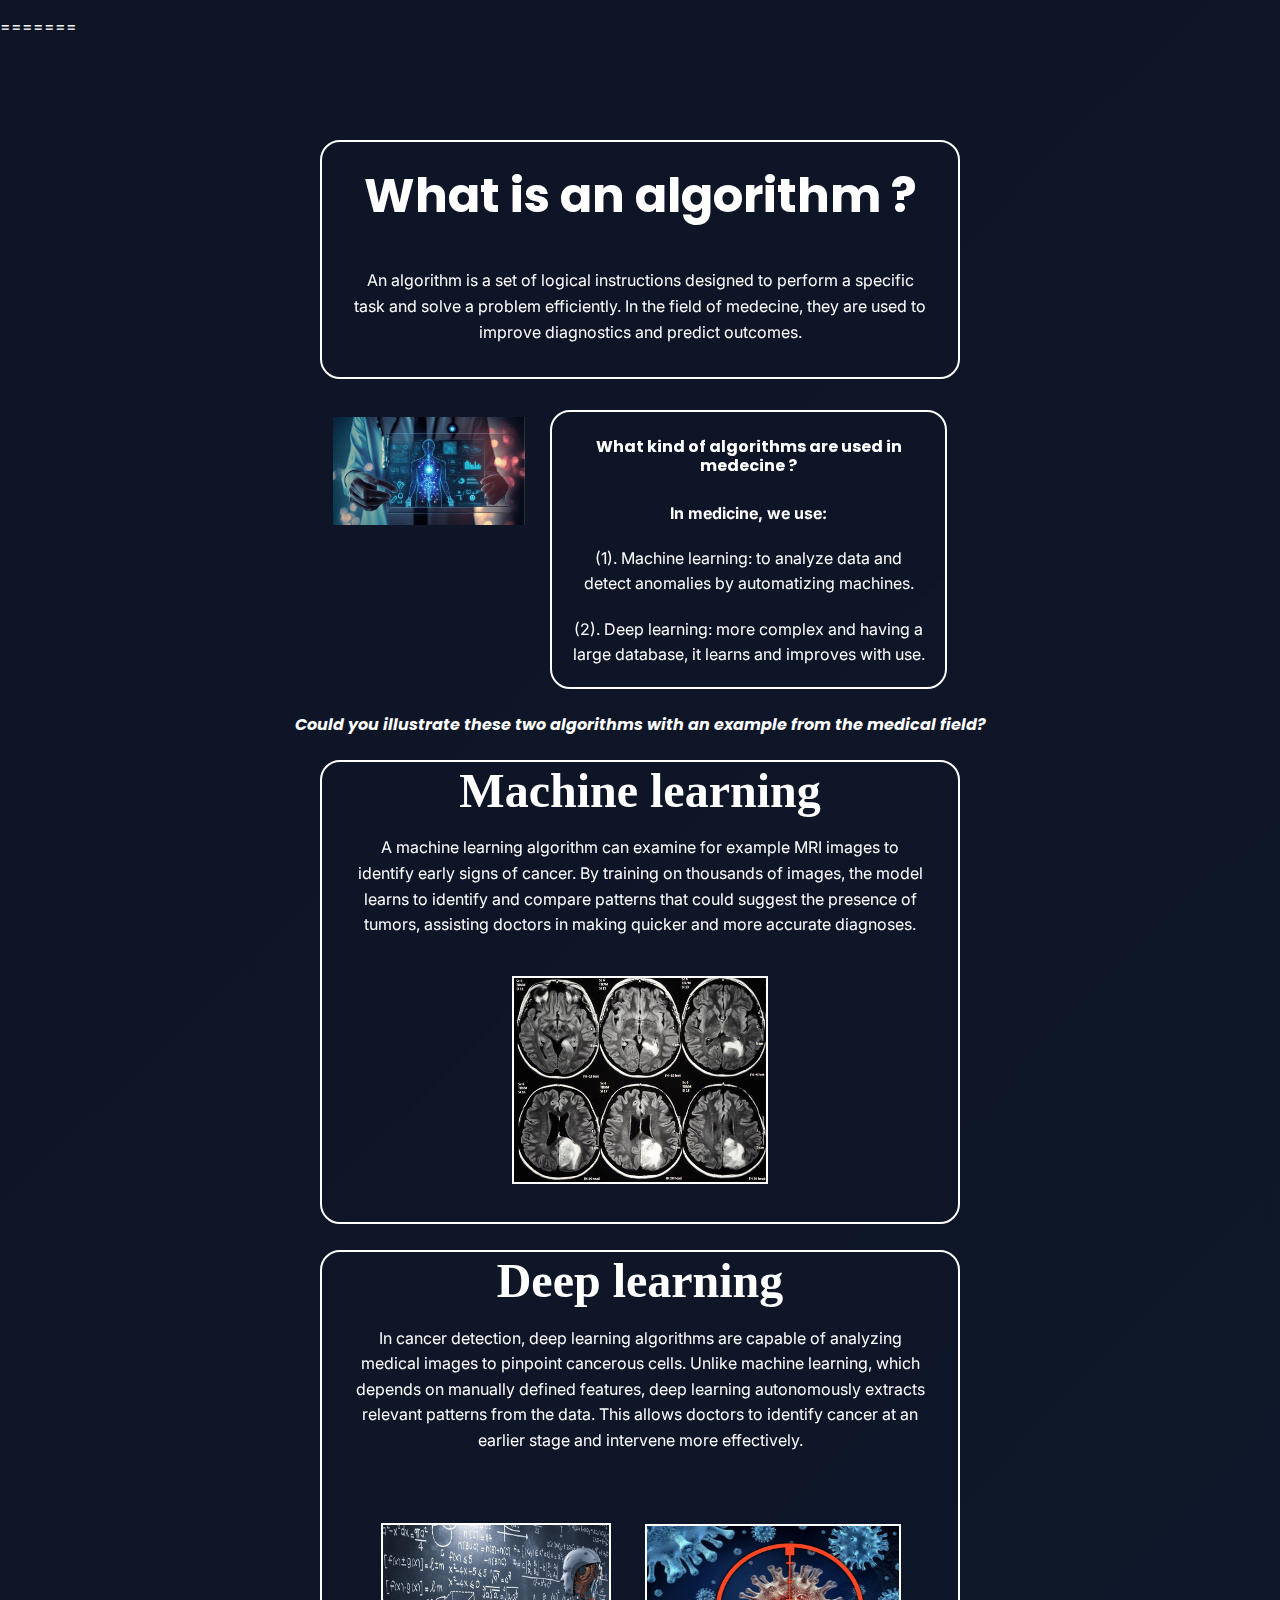
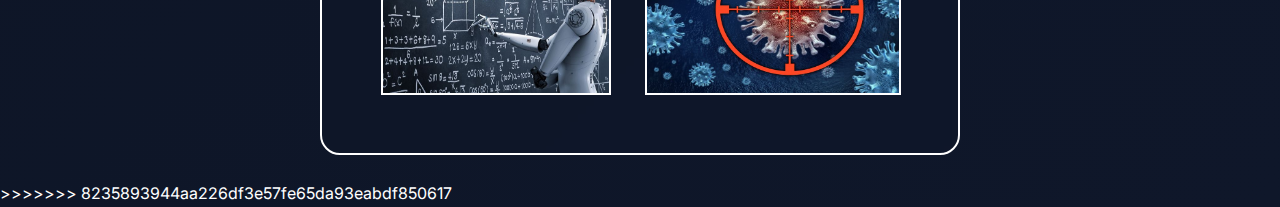
<file: home.html>
<!DOCTYPE html>
<html lang="en">
<<<<<<< HEAD

<head>
    <meta charset="UTF-8">
    <meta name="viewport" content="width=device-width, initial-scale=1.0">
    <title>About - Smart Medicine</title>
    <link rel="stylesheet" href="global.css">
    <link rel="stylesheet" href="home.css">
    <link rel="icon" href="icone.jpg">
</head>

<body>
    <!-- Navigation -->
    <nav class="navbar" id="navbar">
        <div class="nav-container">
            <a href="index.html" class="nav-link">HOME</a>
            <a href="home.html" class="nav-link active">ABOUT</a>
            <a href="articles.html" class="nav-link">ARTICLES</a>
            <a href="glossary.html" class="nav-link">GLOSSARY</a>
            <a href="references.html" class="nav-link">REFERENCES</a>
            <a href="quiz.html" class="nav-link">QUIZ</a>
            <a href="contact.html" class="nav-link">CONTACT</a>
        </div>
    </nav>

    <!-- Page Content -->
    <div class="page-wrapper">
        <div class="container">
            <!-- Page Header -->
            <header class="page-header animate-fadeInDown">
                <h1 class="page-title">Understanding <span class="text-gradient">Algorithms in Medicine</span></h1>
                <p class="page-subtitle">Exploring the power of AI and machine learning in healthcare</p>
            </header>

            <!-- What is an Algorithm Section -->
            <section class="content-section animate-fadeInUp delay-200">
                <div class="glass-card">
                    <div class="section-icon">🔬</div>
                    <h2 class="section-title">What is an Algorithm?</h2>
                    <p class="section-text">
                        An algorithm is a set of logical instructions designed to perform a specific task and solve a
                        problem efficiently.
                        In the field of medicine, they are used to improve diagnostics and predict outcomes.
                    </p>
                </div>
            </section>

            <!-- Smart Medicine Image -->
            <div class="image-showcase animate-scaleIn delay-300">
                <div class="image-wrapper">
                    <img src="smartmedicine.jpeg" alt="Smart Medicine" class="showcase-image">
                    <div class="image-overlay">
                        <span class="image-caption">AI-Powered Healthcare</span>
                    </div>
                </div>
            </div>

            <!-- Algorithm Types Section -->
            <section class="content-section animate-fadeInUp delay-400">
                <div class="glass-card">
                    <div class="section-icon">🤖</div>
                    <h2 class="section-title">What kind of algorithms are used in medicine?</h2>
                    <div class="algorithm-types">
                        <div class="algorithm-type">
                            <div class="type-number">01</div>
                            <div class="type-content">
                                <h3 class="type-title">Machine Learning</h3>
                                <p class="type-description">
                                    To analyze data and detect anomalies by automating machines.
                                </p>
                            </div>
                        </div>
                        <div class="algorithm-type">
                            <div class="type-number">02</div>
                            <div class="type-content">
                                <h3 class="type-title">Deep Learning</h3>
                                <p class="type-description">
                                    More complex and having a large database, it learns and improves with use.
                                </p>
                            </div>
                        </div>
                    </div>
                </div>
            </section>

            <!-- Examples Header -->
            <div class="examples-header animate-fadeInUp delay-500">
                <h2 class="examples-title">
                    <span class="title-icon">💡</span>
                    Could you illustrate these two algorithms with an example from the medical field?
                </h2>
            </div>

            <!-- Machine Learning Example -->
            <section class="example-section animate-slideInLeft delay-600">
                <div class="glass-card example-card">
                    <div class="example-header">
                        <div class="example-badge">Machine Learning</div>
                        <div class="example-icon">🧬</div>
                    </div>
                    <div class="example-content">
                        <h3 class="example-title">Cancer Detection with MRI Analysis</h3>
                        <p class="example-text">
                            A machine learning algorithm can examine MRI images to identify early signs of cancer.
                            By training on thousands of images, the model learns to identify and compare patterns that
                            could suggest the presence of tumors, assisting doctors in making quicker and more accurate
                            diagnoses.
                        </p>
                        <div class="example-image-wrapper">
                            <img src="machinelearning.jpg" alt="Machine Learning in Medicine" class="example-image">
                        </div>
                    </div>
                </div>
            </section>

            <!-- Deep Learning Example -->
            <section class="example-section animate-slideInRight delay-700">
                <div class="glass-card example-card">
                    <div class="example-header">
                        <div class="example-badge">Deep Learning</div>
                        <div class="example-icon">🧠</div>
                    </div>
                    <div class="example-content">
                        <h3 class="example-title">Advanced Cancer Cell Identification</h3>
                        <p class="example-text">
                            In cancer detection, deep learning algorithms are capable of analyzing medical images to
                            pinpoint
                            cancerous cells. Unlike machine learning, which depends on manually defined features, deep
                            learning
                            autonomously extracts relevant patterns from the data. This allows doctors to identify
                            cancer at an
                            earlier stage and intervene more effectively.
                        </p>
                        <div class="example-images-grid">
                            <div class="grid-image-wrapper">
                                <img src="deeplearning.jpg" alt="Deep Learning Analysis 1" class="grid-image">
                            </div>
                            <div class="grid-image-wrapper">
                                <img src="deeplearning2.jpg" alt="Deep Learning Analysis 2" class="grid-image">
                            </div>
                        </div>
                    </div>
                </div>
            </section>
        </div>
    </div>

    <script>
        // Navbar scroll effect
        window.addEventListener('scroll', () => {
            const navbar = document.getElementById('navbar');
            if (window.scrollY > 50) {
                navbar.classList.add('scrolled');
            } else {
                navbar.classList.remove('scrolled');
            }
        });

        // Intersection Observer for scroll animations
        const observerOptions = {
            threshold: 0.1,
            rootMargin: '0px 0px -50px 0px'
        };

        const observer = new IntersectionObserver((entries) => {
            entries.forEach(entry => {
                if (entry.isIntersecting) {
                    entry.target.style.opacity = '1';
                    entry.target.style.transform = 'translateY(0)';
                }
            });
        }, observerOptions);

        document.querySelectorAll('.content-section, .example-section').forEach(el => {
            el.style.opacity = '0';
            el.style.transform = 'translateY(30px)';
            el.style.transition = 'opacity 0.8s ease-out, transform 0.8s ease-out';
            observer.observe(el);
        });
    </script>
</body>

=======
<head>
    <meta charset="UTF-8">
    <meta name="viewport" content="width=device-width, initial-scale=1.0">
    <title>Home</title>
    <link rel="stylesheet" href="home.css">
</head>
<body>
    <div class="container1">
        <h1 class="titre1">What is an algorithm ?</h1>
        <p class="paragraphe1">An algorithm is a set of logical instructions designed to perform a specific task and solve a problem efficiently. In the field of medecine, they are used to improve diagnostics and predict outcomes.</p>
    </div>

    <a href="smartmedicine.jpeg"><img src="smartmedicine.jpeg" class="smartmedicine"></a>

    <div class="container2">
        <h1 class="titre2">What kind of algorithms are used in medecine ?</h1>
        <p class="paragraphe2"><strong>In medicine, we use:</strong></p>
        <p class="paragraphe2">(1).  Machine learning:  to analyze data and detect anomalies by automatizing machines.</p>
        <p class="paragraphe2">(2).  Deep learning:  more complex and having a large database, it learns and improves with use.</p>
    </div>

    <h1 class="exemple">Could you illustrate these two algorithms with an example from the medical field?</h1>

    <div class="container3">
        <h1 class="titre3">Machine learning</h1>
        <p class="paragraphe3">A machine learning algorithm can examine for example MRI images to identify early signs of cancer. By training on thousands of images, the model learns to identify and compare patterns that could suggest the presence of tumors, assisting doctors in making quicker and more accurate diagnoses.</p>
        <a href="machinelearning.jpg"><img src="machinelearning.jpg" class="machinelearning"></a>
    </div>

    <div class="container4">
        <h1 class="titre4">Deep learning</h1>
        <p class="paragraphe4">In cancer detection, deep learning algorithms are capable of analyzing medical images to pinpoint cancerous cells. Unlike machine learning, which depends on manually defined features, deep learning autonomously extracts relevant patterns from the data. This allows doctors to identify cancer at an earlier stage and intervene more effectively.</p>
        
        <div class="photo">
            <a href="deeplearning.jpg"><img src="deeplearning.jpg" class="deeplearning"></a>
            <a href="deeplearning2.jpg"><img src="deeplearning2.jpg" class="deeplearning2"></a>
        </div>
    </div>
</body>
>>>>>>> 8235893944aa226df3e57fe65da93eabdf850617
</html>
</file>
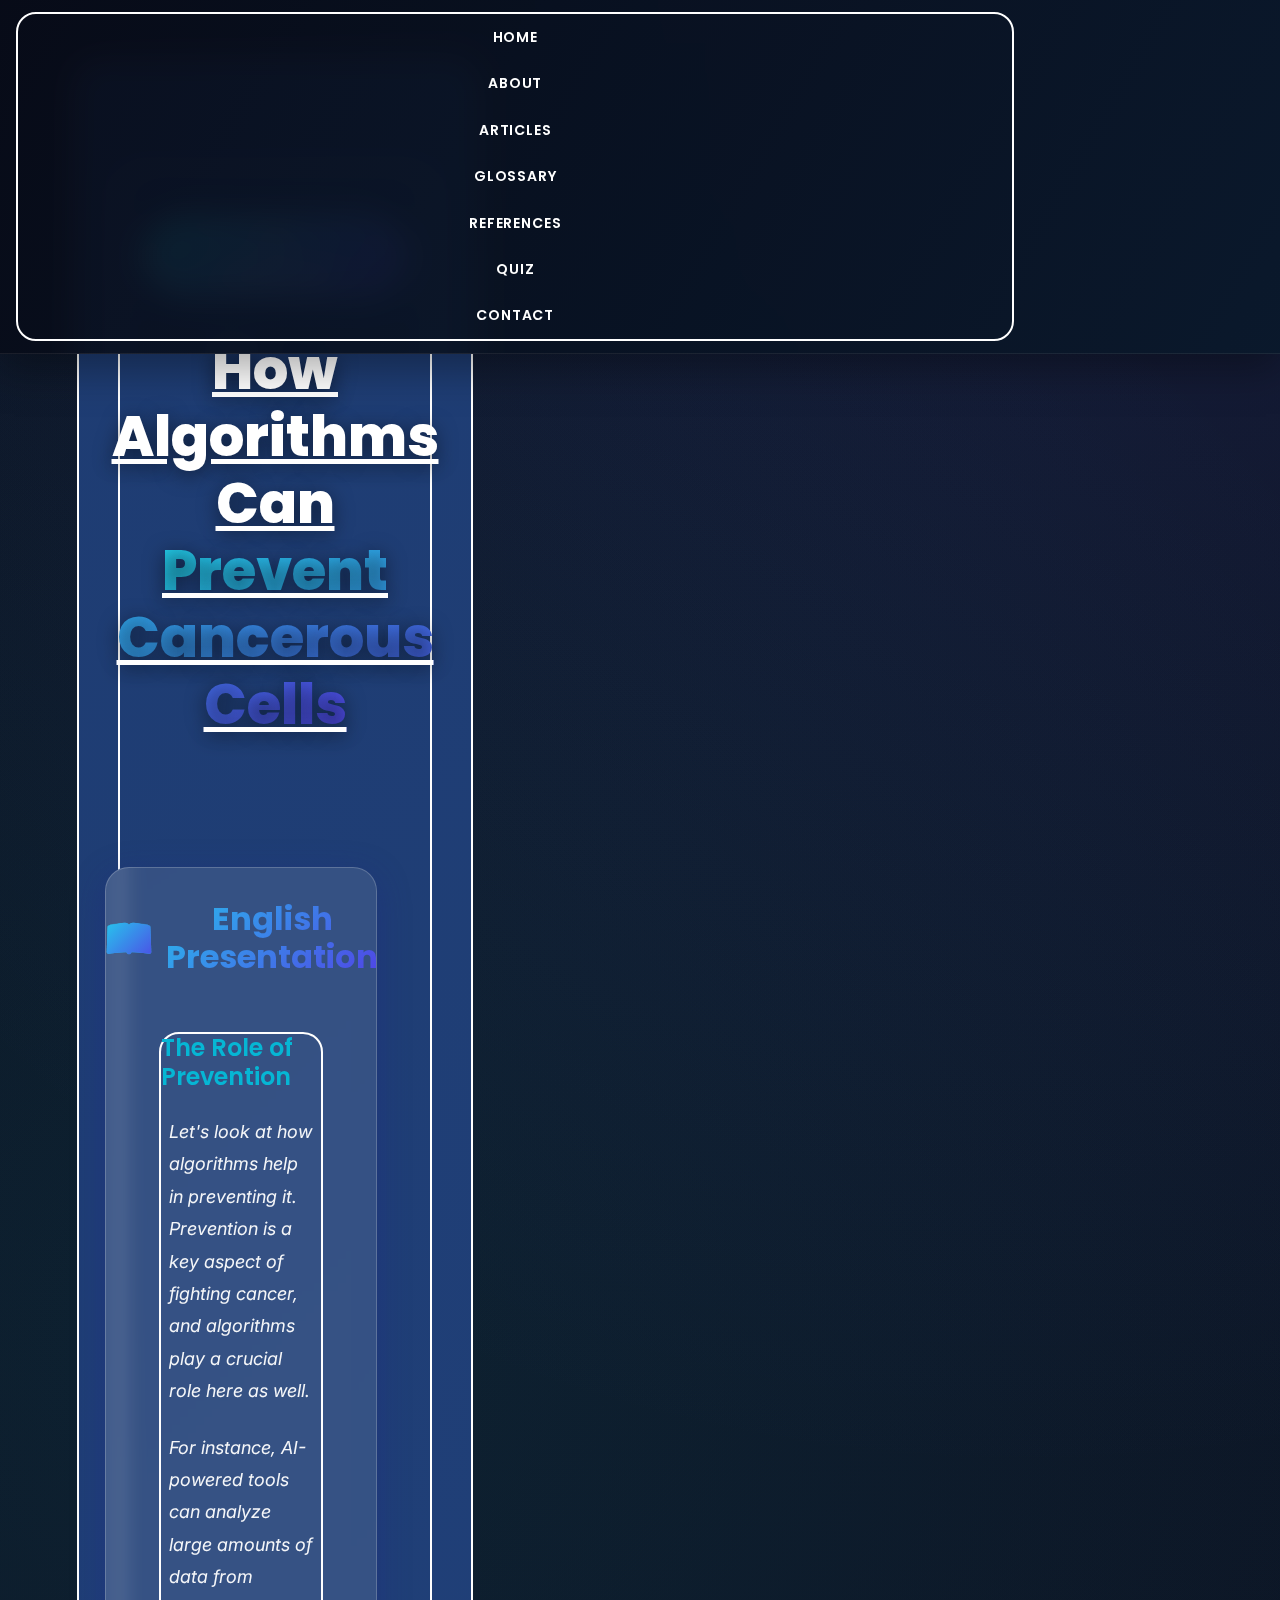
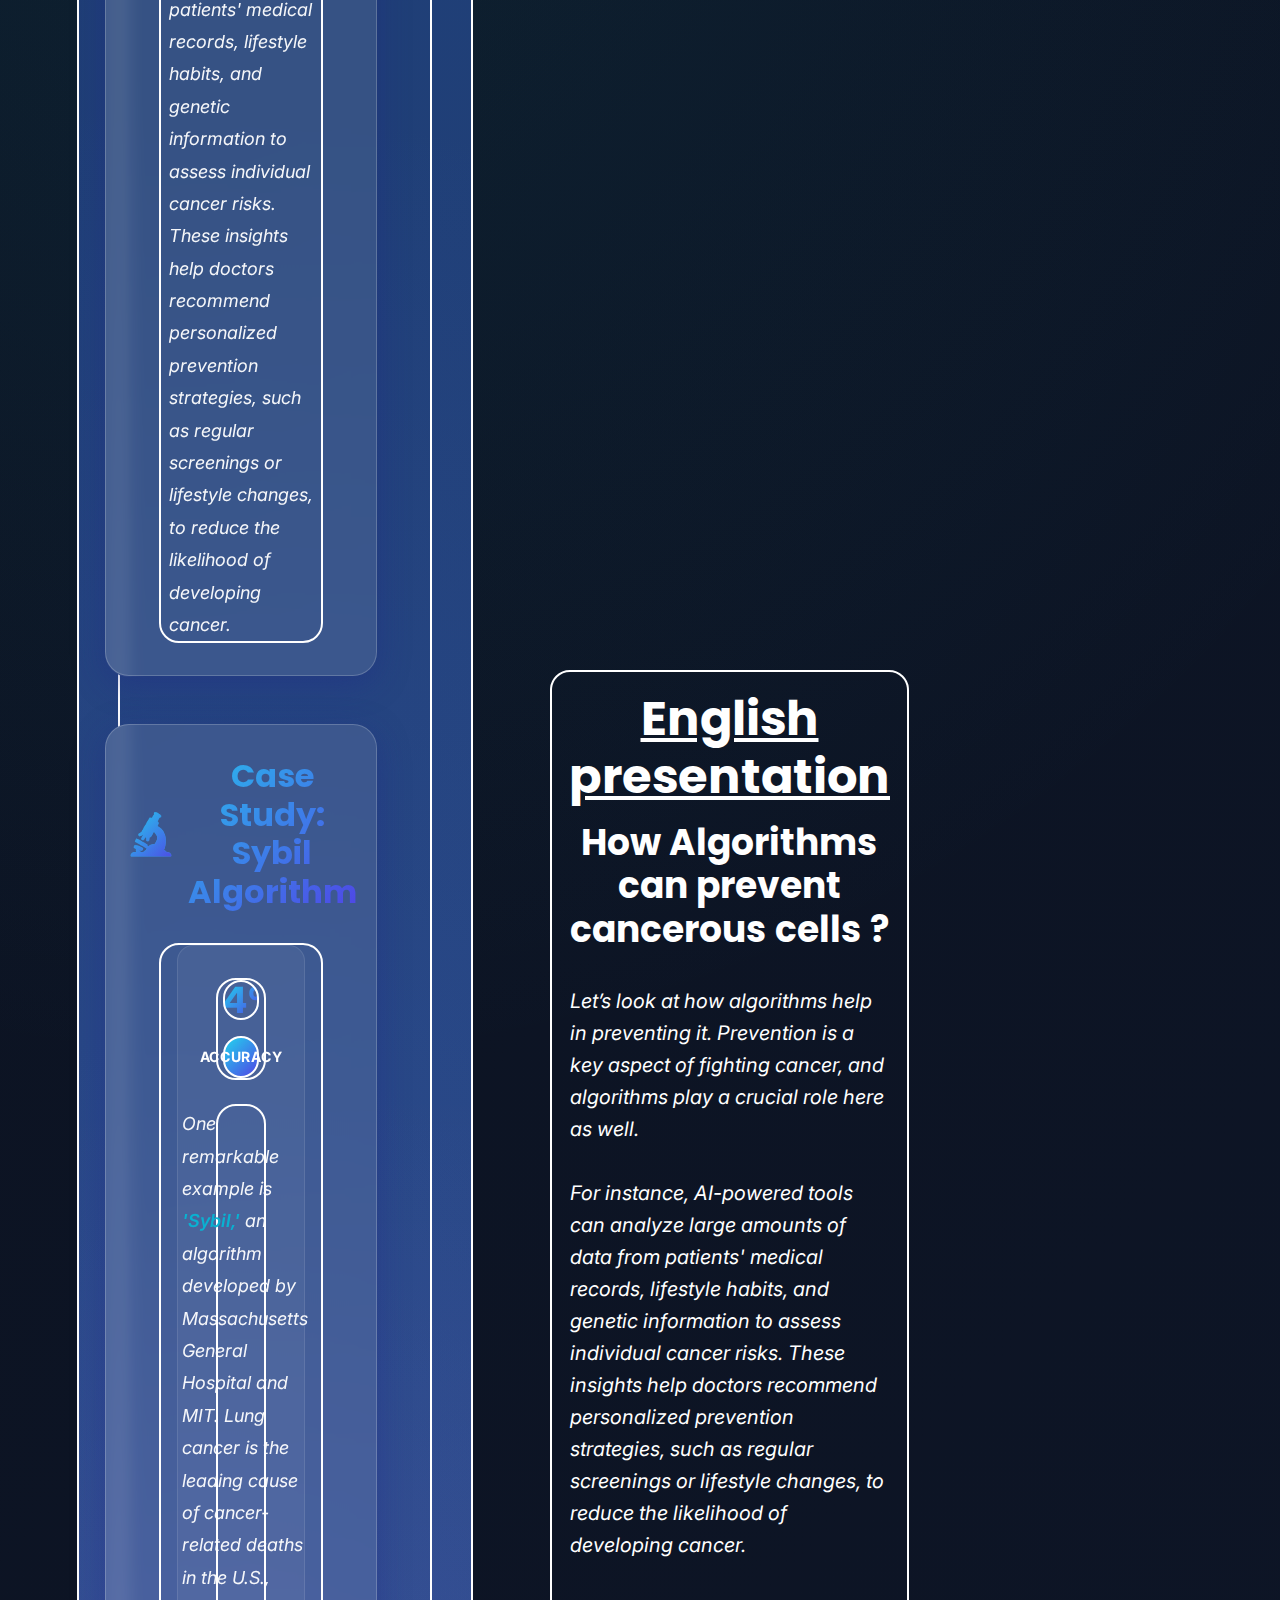
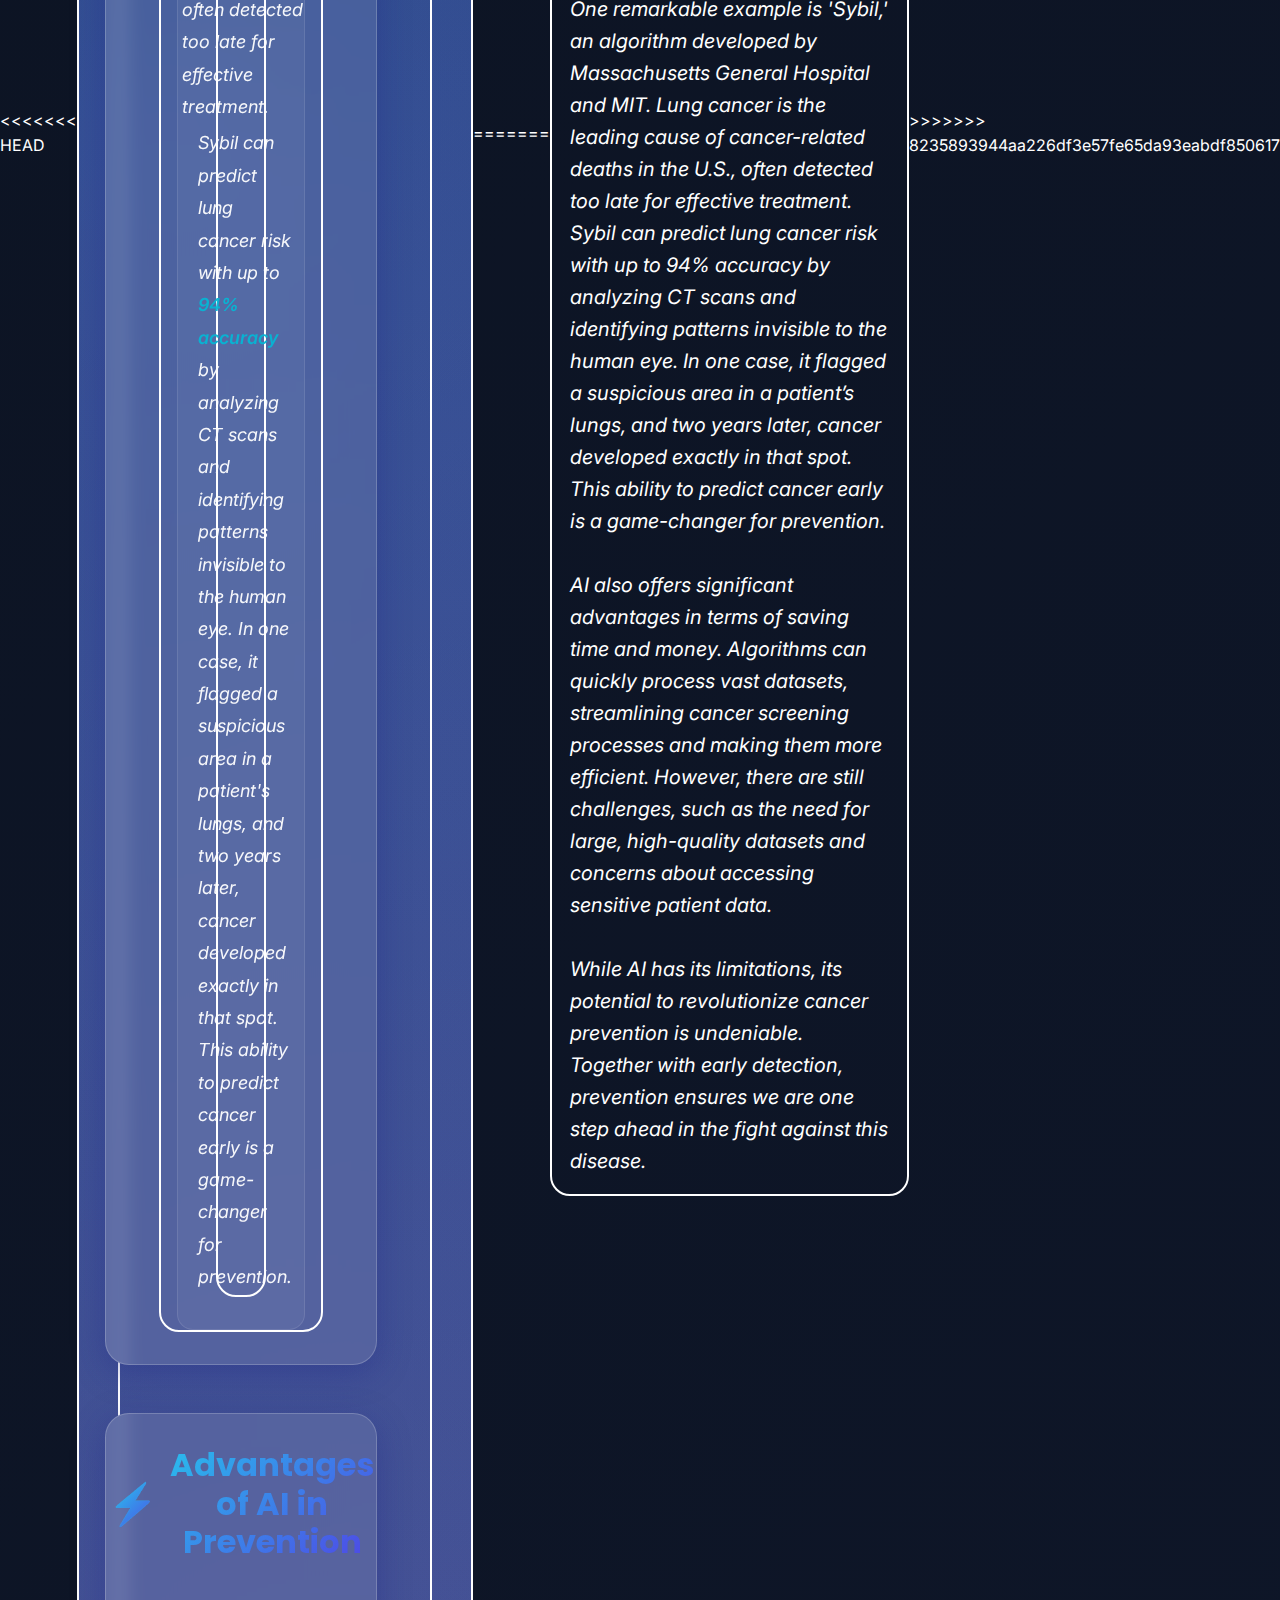
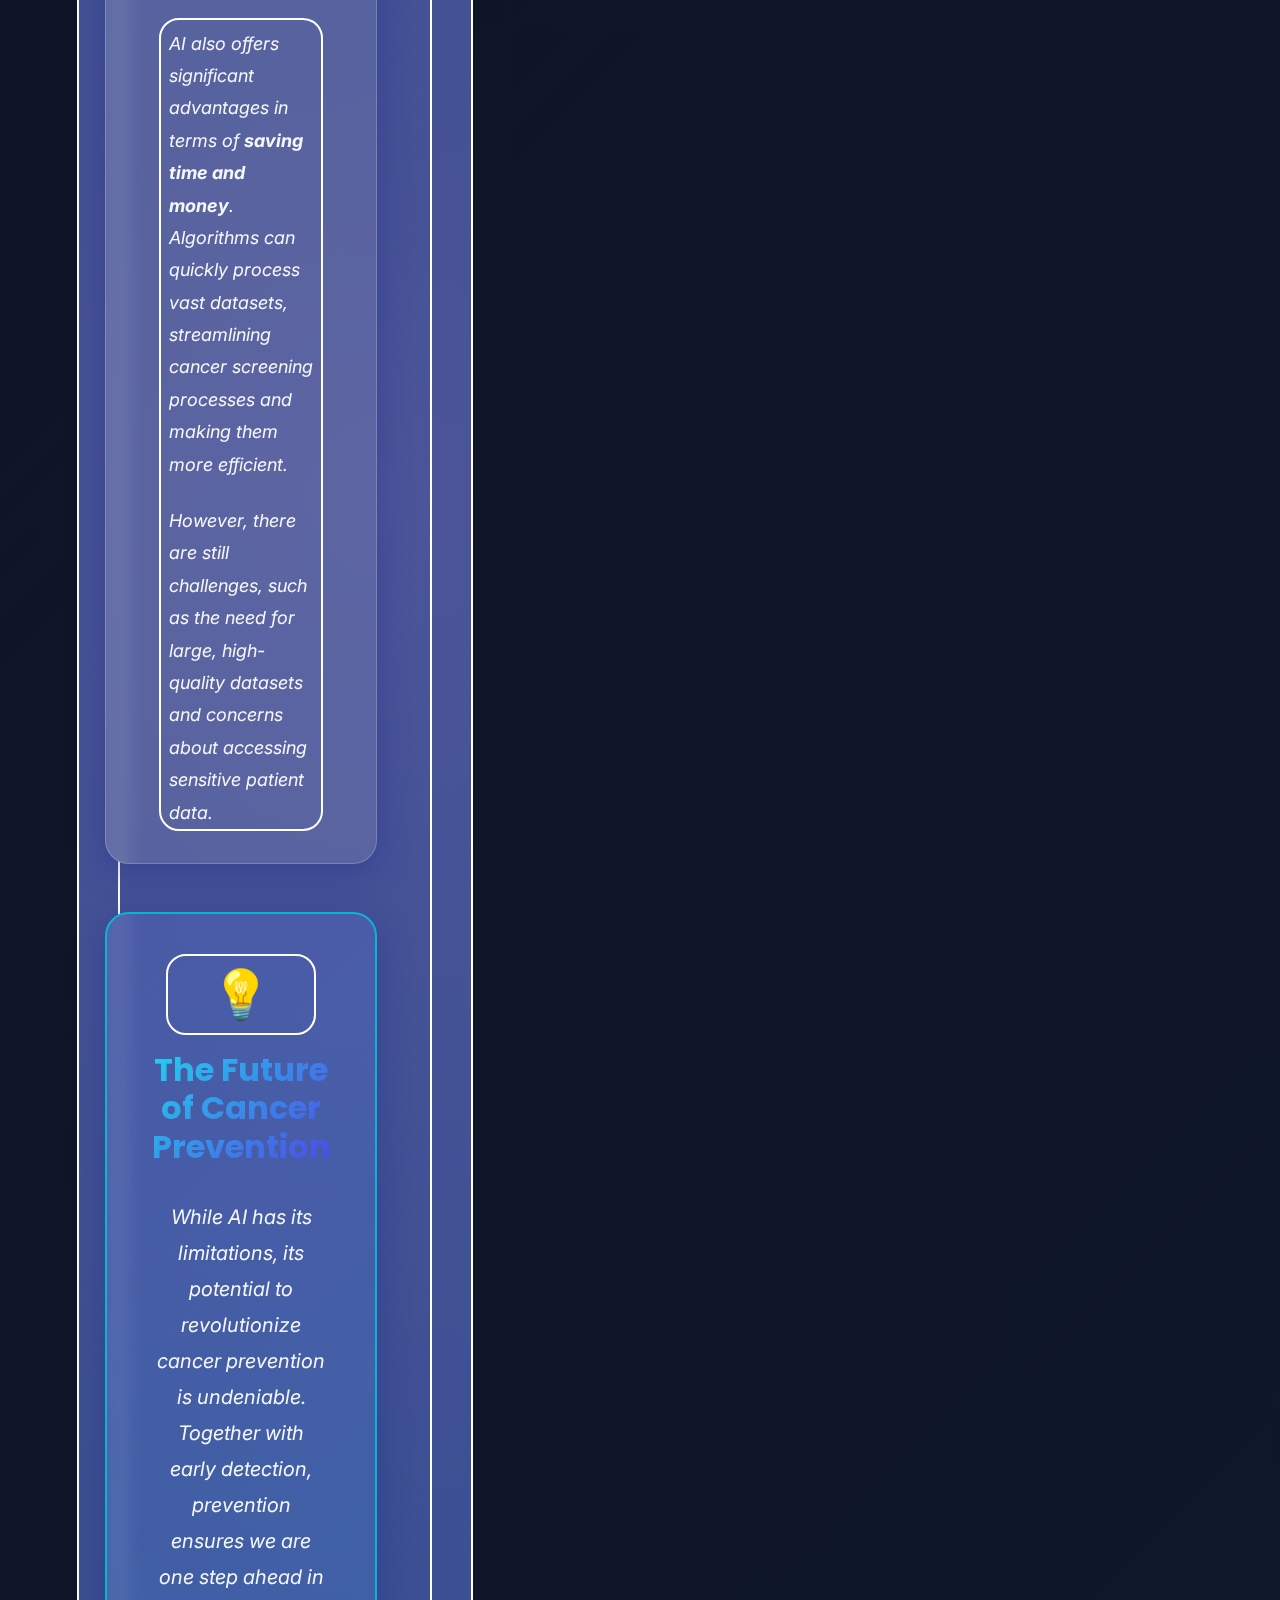
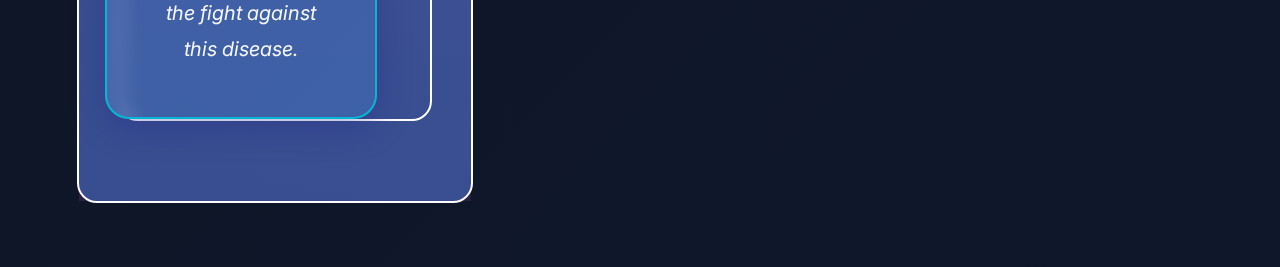
<file: prevention.html>
<!DOCTYPE html>
<html lang="en">
<<<<<<< HEAD

<head>
    <meta charset="UTF-8">
    <meta name="viewport" content="width=device-width, initial-scale=1.0">
    <title>Prevention - Smart Medicine</title>
    <link rel="stylesheet" href="global.css">
    <link rel="stylesheet" href="prevention.css">
    <link rel="icon" href="icone.jpg">
</head>

<body>
    <!-- Navigation -->
    <nav class="navbar" id="navbar">
        <div class="nav-container">
            <a href="index.html" class="nav-link">HOME</a>
            <a href="home.html" class="nav-link">ABOUT</a>
            <a href="articles.html" class="nav-link">ARTICLES</a>
            <a href="glossary.html" class="nav-link">GLOSSARY</a>
            <a href="references.html" class="nav-link">REFERENCES</a>
            <a href="quiz.html" class="nav-link">QUIZ</a>
            <a href="contact.html" class="nav-link">CONTACT</a>
        </div>
    </nav>

    <!-- Page Content -->
    <div class="content-wrapper">
        <div class="container">
            <!-- Page Header -->
            <header class="content-header animate-fadeInDown">
                <div class="header-badge">
                    <span class="badge-icon">🛡️</span>
                    <span>Prevention</span>
                </div>
                <h1 class="content-title">
                    How Algorithms Can <span class="text-gradient">Prevent Cancerous Cells</span>
                </h1>
            </header>

            <!-- Main Content -->
            <article class="main-content">
                <!-- Introduction Section -->
                <section class="content-section animate-fadeInUp delay-200">
                    <div class="glass-card">
                        <h2 class="section-title">
                            <span class="section-icon">📖</span>
                            English Presentation
                        </h2>

                        <div class="content-block">
                            <h3 class="block-title">The Role of Prevention</h3>
                            <p class="block-text">
                                Let's look at how algorithms help in preventing it. Prevention is a key aspect of
                                fighting cancer,
                                and algorithms play a crucial role here as well.
                            </p>
                            <p class="block-text">
                                For instance, AI-powered tools can analyze large amounts of data from patients' medical
                                records,
                                lifestyle habits, and genetic information to assess individual cancer risks. These
                                insights help
                                doctors recommend personalized prevention strategies, such as regular screenings or
                                lifestyle changes,
                                to reduce the likelihood of developing cancer.
                            </p>
                        </div>
                    </div>
                </section>

                <!-- Sybil Example Section -->
                <section class="content-section animate-fadeInUp delay-300">
                    <div class="glass-card">
                        <h2 class="section-title">
                            <span class="section-icon">🔬</span>
                            Case Study: Sybil Algorithm
                        </h2>

                        <div class="algorithm-cards">
                            <div class="algorithm-card">
                                <div class="card-header">
                                    <div class="card-number">94%</div>
                                    <div class="card-badge">Accuracy</div>
                                </div>
                                <div class="card-body">
                                    <p class="card-text">
                                        One remarkable example is <strong>'Sybil,'</strong> an algorithm developed by
                                        Massachusetts General Hospital
                                        and MIT. Lung cancer is the leading cause of cancer-related deaths in the U.S.,
                                        often detected too late
                                        for effective treatment.
                                    </p>
                                    <p class="card-text">
                                        Sybil can predict lung cancer risk with up to <strong>94% accuracy</strong> by
                                        analyzing CT scans and
                                        identifying patterns invisible to the human eye. In one case, it flagged a
                                        suspicious area in a patient's
                                        lungs, and two years later, cancer developed exactly in that spot. This ability
                                        to predict cancer early
                                        is a game-changer for prevention.
                                    </p>
                                </div>
                            </div>
                        </div>
                    </div>
                </section>

                <!-- Benefits Section -->
                <section class="content-section animate-fadeInUp delay-400">
                    <div class="glass-card">
                        <h2 class="section-title">
                            <span class="section-icon">⚡</span>
                            Advantages of AI in Prevention
                        </h2>

                        <div class="content-block">
                            <p class="block-text">
                                AI also offers significant advantages in terms of <strong>saving time and
                                    money</strong>. Algorithms can
                                quickly process vast datasets, streamlining cancer screening processes and making them
                                more efficient.
                            </p>
                            <p class="block-text">
                                However, there are still challenges, such as the need for large, high-quality datasets
                                and concerns about
                                accessing sensitive patient data.
                            </p>
                        </div>
                    </div>
                </section>

                <!-- Conclusion Section -->
                <section class="content-section animate-fadeInUp delay-500">
                    <div class="glass-card conclusion-card">
                        <div class="conclusion-icon">💡</div>
                        <h3 class="conclusion-title">The Future of Cancer Prevention</h3>
                        <p class="conclusion-text">
                            While AI has its limitations, its potential to revolutionize cancer prevention is
                            undeniable.
                            Together with early detection, prevention ensures we are one step ahead in the fight against
                            this disease.
                        </p>
                    </div>
                </section>
            </article>
        </div>
    </div>

    <script>
        // Navbar scroll effect
        window.addEventListener('scroll', () => {
            const navbar = document.getElementById('navbar');
            if (window.scrollY > 50) {
                navbar.classList.add('scrolled');
            } else {
                navbar.classList.remove('scrolled');
            }
        });
    </script>
</body>

=======
<head>
    <meta charset="UTF-8">
    <meta name="viewport" content="width=device-width, initial-scale=1.0">
    <title>prevention</title>
    <link rel="stylesheet" href="detection.css">
</head>
<body>
    <div>
        <h1>English presentation</h1>
        <h2>How Algorithms can prevent cancerous cells ?</h2>
        <p>Let’s look at how algorithms help in preventing it. Prevention is a key aspect of fighting cancer, and algorithms play a crucial role here as well. 
            <br><br>    
            For instance, AI-powered tools can analyze large amounts of data from patients' medical records, lifestyle habits, and genetic information to assess individual cancer risks. These insights help doctors recommend personalized prevention strategies, such as regular screenings or lifestyle changes, to reduce the likelihood of developing cancer. 
            <br><br>
            One remarkable example is 'Sybil,' an algorithm developed by Massachusetts General Hospital and MIT. Lung cancer is the leading cause of cancer-related deaths in the U.S., often detected too late for effective treatment. Sybil can predict lung cancer risk with up to 94% accuracy by analyzing CT scans and identifying patterns invisible to the human eye. In one case, it flagged a suspicious area in a patient’s lungs, and two years later, cancer developed exactly in that spot. This ability to predict cancer early is a game-changer for prevention. 
            <br><br>
            AI also offers significant advantages in terms of saving time and money. Algorithms can quickly process vast datasets, streamlining cancer screening processes and making them more efficient. However, there are still challenges, such as the need for large, high-quality datasets and concerns about accessing sensitive patient data.
            <br><br>
            While AI has its limitations, its potential to revolutionize cancer prevention is undeniable. Together with early detection, prevention ensures we are one step ahead in the fight against this disease.</p>
    </div>
</body>
>>>>>>> 8235893944aa226df3e57fe65da93eabdf850617
</html>
</file>
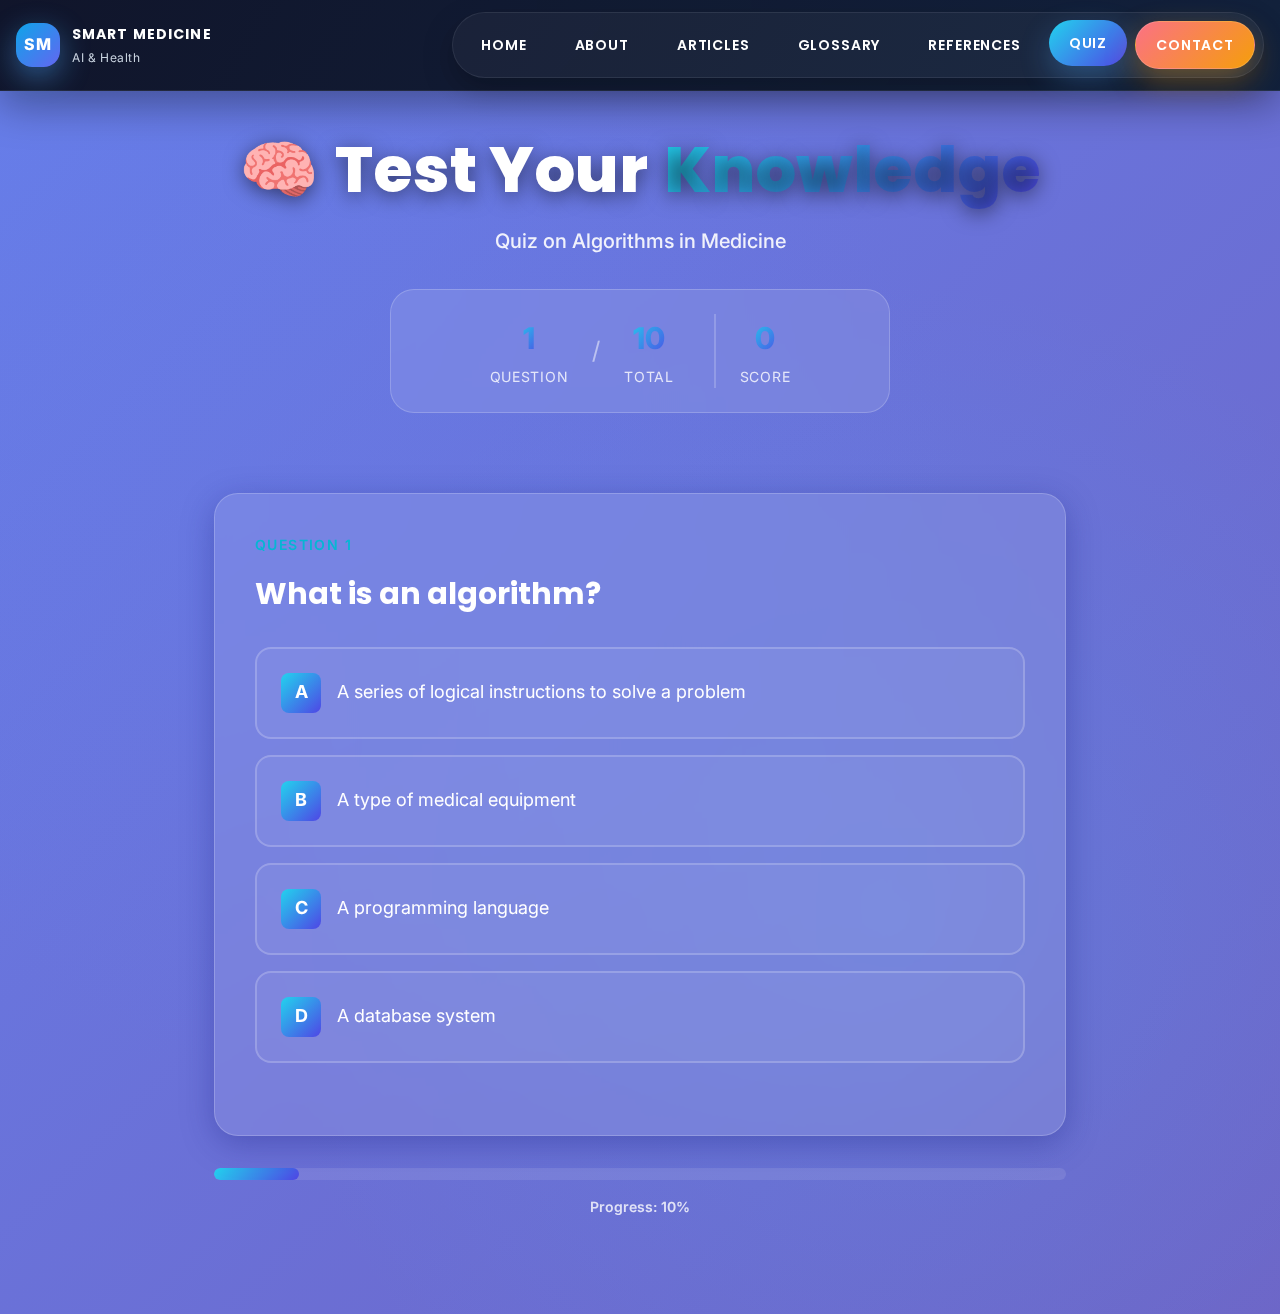
<file: quiz.html>
<!DOCTYPE html>
<html lang="en">

<head>
    <meta charset="UTF-8">
    <meta name="viewport" content="width=device-width, initial-scale=1.0">
    <title>Quiz - Smart Medicine</title>
    <link rel="stylesheet" href="global.css">
    <link rel="stylesheet" href="quiz.css">
    <link rel="icon" href="icone.jpg">
</head>

<body>
    <!-- Navigation -->
    <nav class="navbar" id="navbar">
        <div class="nav-shell">
            <a href="index.html" class="brand">
                <span class="brand-mark">SM</span>
                <span class="brand-text">
                    <span class="brand-name">Smart Medicine</span>
                    <span class="brand-tagline">AI & Health</span>
                </span>
            </a>
            <button class="nav-toggle" aria-label="Toggle navigation" aria-expanded="false">
                <span class="bar"></span>
                <span class="bar"></span>
                <span class="bar"></span>
            </button>
            <div class="nav-links" id="navLinks">
                <a href="index.html" class="nav-link">Home</a>
                <a href="home.html" class="nav-link">About</a>
                <a href="articles.html" class="nav-link">Articles</a>
                <a href="glossary.html" class="nav-link">Glossary</a>
                <a href="references.html" class="nav-link">References</a>
                <a href="quiz.html" class="nav-link active">Quiz</a>
                <a href="contact.html" class="nav-link nav-cta">Contact</a>
            </div>
        </div>
    </nav>

    <!-- Quiz Container -->
    <div class="quiz-wrapper">
        <div class="container">
            <!-- Quiz Header -->
            <header class="quiz-header animate-fadeInDown" id="quizHeader">
                <h1 class="quiz-title">
                    <span class="title-icon">🧠</span>
                    Test Your <span class="text-gradient">Knowledge</span>
                </h1>
                <p class="quiz-subtitle">Quiz on Algorithms in Medicine</p>
                <div class="quiz-stats">
                    <div class="stat-item">
                        <span class="stat-number" id="currentQuestion">1</span>
                        <span class="stat-label">Question</span>
                    </div>
                    <div class="stat-divider">/</div>
                    <div class="stat-item">
                        <span class="stat-number">10</span>
                        <span class="stat-label">Total</span>
                    </div>
                    <div class="stat-item score-stat">
                        <span class="stat-number" id="score">0</span>
                        <span class="stat-label">Score</span>
                    </div>
                </div>
            </header>

            <!-- Quiz Content -->
            <div class="quiz-content" id="quizContent">
                <!-- Question Card -->
                <div class="question-card glass-card animate-fadeInUp">
                    <div class="question-number">Question <span id="questionNum">1</span></div>
                    <h2 class="question-text" id="questionText"></h2>

                    <div class="answers-grid" id="answersGrid">
                        <!-- Answers will be inserted here by JavaScript -->
                    </div>

                    <div class="question-feedback" id="feedback"></div>

                    <button class="btn btn-primary btn-lg next-btn" id="nextBtn" style="display: none;">
                        Next Question
                        <span class="btn-arrow">→</span>
                    </button>
                </div>

                <!-- Progress Bar -->
                <div class="progress-container">
                    <div class="progress-bar">
                        <div class="progress-fill" id="progressFill"></div>
                    </div>
                    <p class="progress-text">Progress: <span id="progressPercent">0</span>%</p>
                </div>
            </div>

            <!-- Results Screen -->
            <div class="results-screen" id="resultsScreen" style="display: none;">
                <div class="glass-card results-card animate-scaleIn">
                    <div class="results-icon" id="resultsIcon">🎉</div>
                    <h2 class="results-title" id="resultsTitle">Quiz Complete!</h2>
                    <div class="results-score">
                        <div class="score-circle">
                            <span class="score-value" id="finalScore">0</span>
                            <span class="score-total">/ 10</span>
                        </div>
                    </div>
                    <p class="results-message" id="resultsMessage"></p>

                    <div class="results-stats">
                        <div class="result-stat">
                            <div class="result-stat-icon">✅</div>
                            <div class="result-stat-value" id="correctAnswers">0</div>
                            <div class="result-stat-label">Correct</div>
                        </div>
                        <div class="result-stat">
                            <div class="result-stat-icon">❌</div>
                            <div class="result-stat-value" id="wrongAnswers">0</div>
                            <div class="result-stat-label">Wrong</div>
                        </div>
                        <div class="result-stat">
                            <div class="result-stat-icon">📊</div>
                            <div class="result-stat-value" id="percentage">0%</div>
                            <div class="result-stat-label">Accuracy</div>
                        </div>
                    </div>

                    <div class="results-actions">
                        <button class="btn btn-primary btn-lg" id="retryBtn">
                            Retry Quiz
                            <span class="btn-arrow">🔄</span>
                        </button>
                        <a href="articles.html" class="btn btn-secondary btn-lg">
                            Back to Articles
                        </a>
                    </div>
                </div>
            </div>
        </div>
    </div>

    <script src="navbar.js"></script>
    <script src="quiz.js"></script>
    <script>
        // Navbar scroll effect
        window.addEventListener('scroll', () => {
            const navbar = document.getElementById('navbar');
            if (window.scrollY > 50) {
                navbar.classList.add('scrolled');
            } else {
                navbar.classList.remove('scrolled');
            }
        });
    </script>
</body>

</html>
</file>
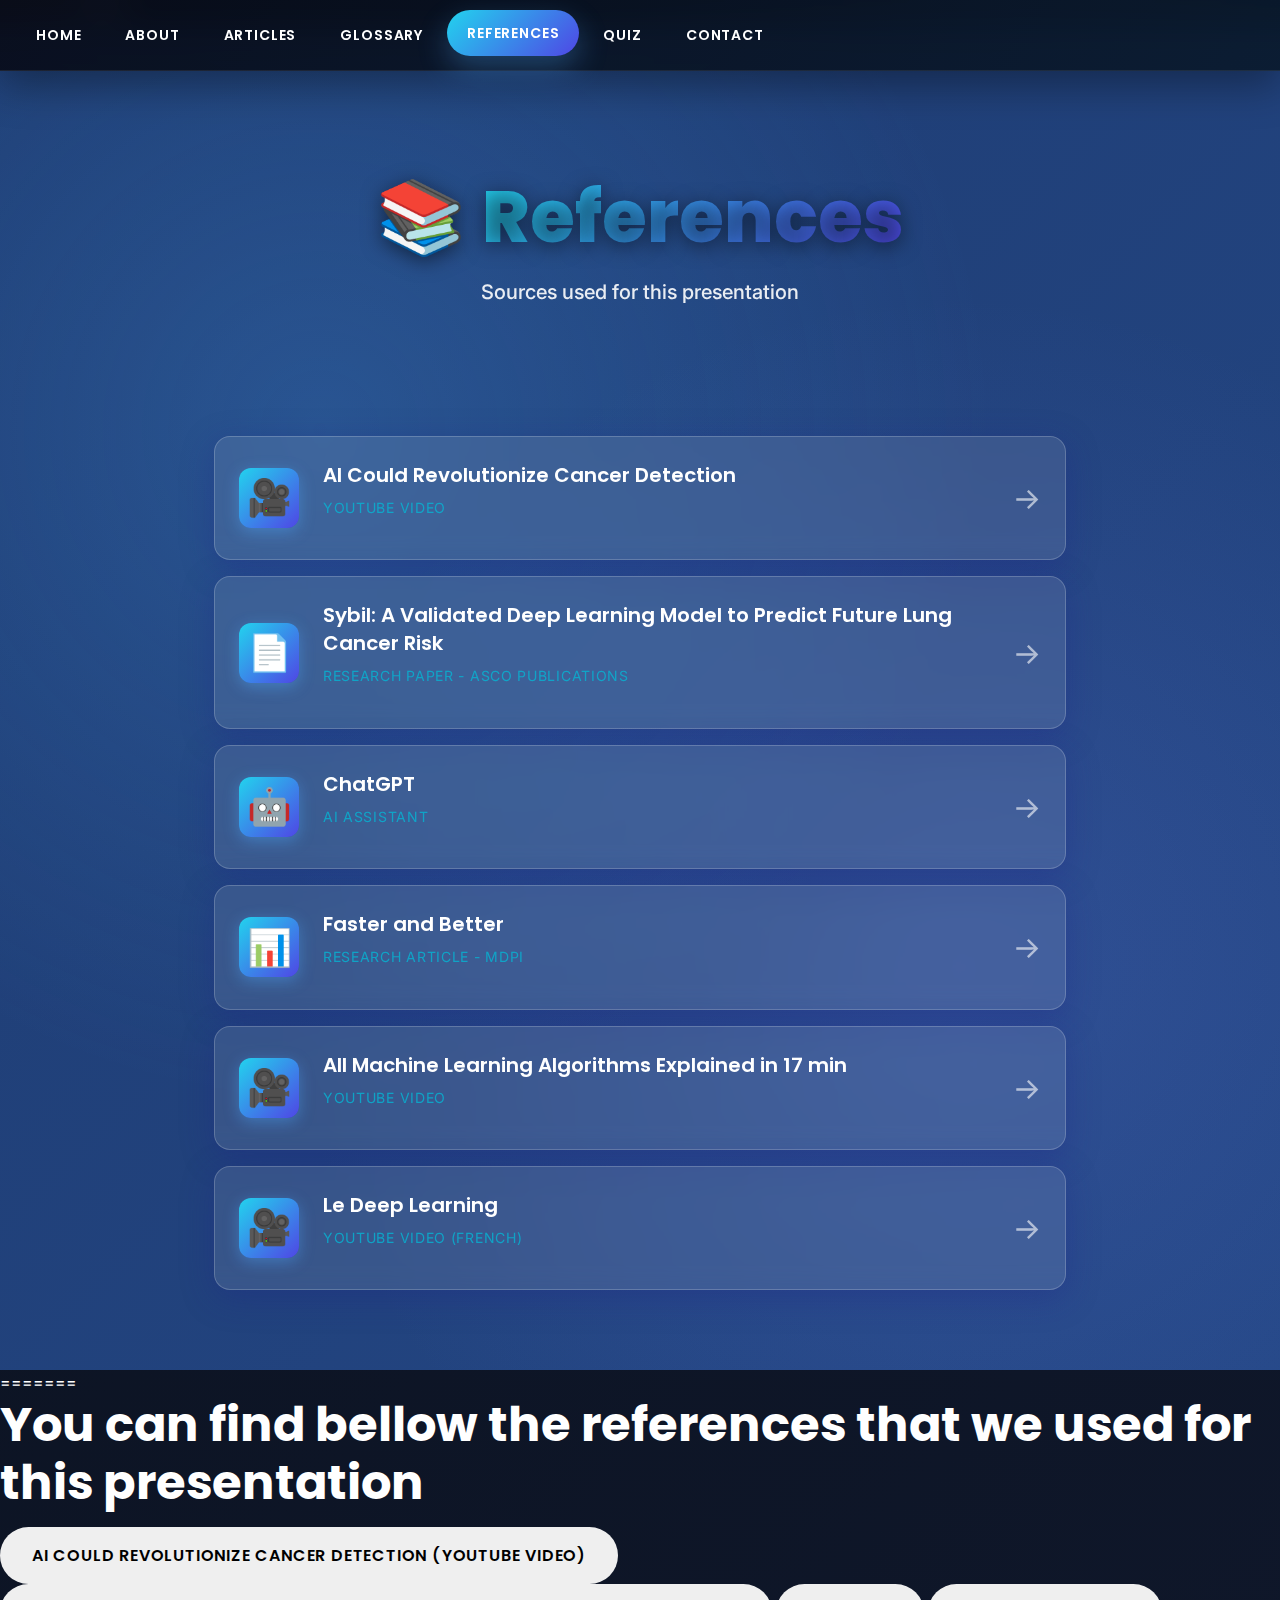
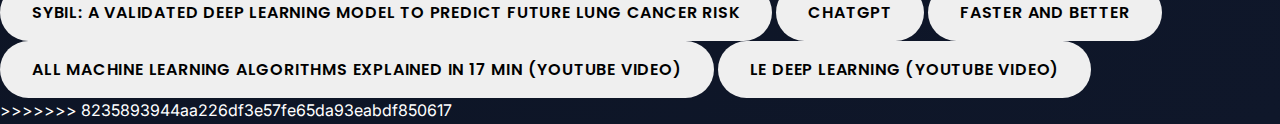
<file: references.html>
<!DOCTYPE html>
<html lang="en">
<<<<<<< HEAD

<head>
    <meta charset="UTF-8">
    <meta name="viewport" content="width=device-width, initial-scale=1.0">
    <title>References - Smart Medicine</title>
    <link rel="stylesheet" href="global.css">
    <link rel="stylesheet" href="references.css">
    <link rel="icon" href="icone.jpg">
</head>

<body>
    <!-- Navigation -->
    <nav class="navbar" id="navbar">
        <div class="nav-container">
            <a href="index.html" class="nav-link">HOME</a>
            <a href="home.html" class="nav-link">ABOUT</a>
            <a href="articles.html" class="nav-link">ARTICLES</a>
            <a href="glossary.html" class="nav-link">GLOSSARY</a>
            <a href="references.html" class="nav-link active">REFERENCES</a>
            <a href="quiz.html" class="nav-link">QUIZ</a>
            <a href="contact.html" class="nav-link">CONTACT</a>
        </div>
    </nav>

    <!-- Page Content -->
    <div class="references-wrapper">
        <div class="container">
            <!-- Page Header -->
            <header class="references-header animate-fadeInDown">
                <h1 class="references-title">
                    <span class="title-icon">📚</span>
                    <span class="text-gradient">References</span>
                </h1>
                <p class="references-subtitle">Sources used for this presentation</p>
            </header>

            <!-- References List -->
            <div class="references-list">
                <!-- Reference 1 -->
                <a href="https://youtu.be/3EV6ryG2j7E?si=9Pm0fHwJQ8uXL_XS" target="_blank"
                    class="reference-card animate-fadeInUp delay-200">
                    <div class="reference-icon">🎥</div>
                    <div class="reference-content">
                        <h3 class="reference-title">AI Could Revolutionize Cancer Detection</h3>
                        <p class="reference-type">YouTube Video</p>
                    </div>
                    <div class="reference-arrow">→</div>
                </a>

                <!-- Reference 2 -->
                <a href="https://ascopubs.org/doi/10.1200/JCO.22.01345" target="_blank"
                    class="reference-card animate-fadeInUp delay-250">
                    <div class="reference-icon">📄</div>
                    <div class="reference-content">
                        <h3 class="reference-title">Sybil: A Validated Deep Learning Model to Predict Future Lung Cancer
                            Risk</h3>
                        <p class="reference-type">Research Paper - ASCO Publications</p>
                    </div>
                    <div class="reference-arrow">→</div>
                </a>

                <!-- Reference 3 -->
                <a href="https://chatgpt.com/" target="_blank" class="reference-card animate-fadeInUp delay-300">
                    <div class="reference-icon">🤖</div>
                    <div class="reference-content">
                        <h3 class="reference-title">ChatGPT</h3>
                        <p class="reference-type">AI Assistant</p>
                    </div>
                    <div class="reference-arrow">→</div>
                </a>

                <!-- Reference 4 -->
                <a href="https://www.mdpi.com/2075-4418/12/2/452" target="_blank"
                    class="reference-card animate-fadeInUp delay-350">
                    <div class="reference-icon">📊</div>
                    <div class="reference-content">
                        <h3 class="reference-title">Faster and Better</h3>
                        <p class="reference-type">Research Article - MDPI</p>
                    </div>
                    <div class="reference-arrow">→</div>
                </a>

                <!-- Reference 5 -->
                <a href="https://youtu.be/E0Hmnixke2g?si=3TXY6MwbqxXXF5JE" target="_blank"
                    class="reference-card animate-fadeInUp delay-400">
                    <div class="reference-icon">🎥</div>
                    <div class="reference-content">
                        <h3 class="reference-title">All Machine Learning Algorithms Explained in 17 min</h3>
                        <p class="reference-type">YouTube Video</p>
                    </div>
                    <div class="reference-arrow">→</div>
                </a>

                <!-- Reference 6 -->
                <a href="https://youtu.be/trWrEWfhTVg?si=-AN1OHdVLD7tqSyO" target="_blank"
                    class="reference-card animate-fadeInUp delay-450">
                    <div class="reference-icon">🎥</div>
                    <div class="reference-content">
                        <h3 class="reference-title">Le Deep Learning</h3>
                        <p class="reference-type">YouTube Video (French)</p>
                    </div>
                    <div class="reference-arrow">→</div>
                </a>
            </div>
        </div>
    </div>

    <script>
        // Navbar scroll effect
        window.addEventListener('scroll', () => {
            const navbar = document.getElementById('navbar');
            if (window.scrollY > 50) {
                navbar.classList.add('scrolled');
            } else {
                navbar.classList.remove('scrolled');
            }
        });
    </script>
</body>

=======
<head>
    <meta charset="UTF-8">
    <meta name="viewport" content="width=device-width, initial-scale=1.0">
    <title>References</title>
    <link rel="stylesheet" href="references.css">
</head>
<body>
    <div>
        <h1>You can find bellow the references that we used for this presentation</h1>
        <a href="https://youtu.be/3EV6ryG2j7E?si=9Pm0fHwJQ8uXL_XS"><button class="btn">Ai could revolutionize cancer detection (youtube video)</button></a>
        <a href="https://ascopubs.org/doi/10.1200/JCO.22.01345"><button class="btn">Sybil: A Validated Deep Learning Model to Predict Future Lung Cancer Risk</button></a>
        <a href="https://chatgpt.com/"><button class="btn">chatGPT</button></a>
        <a href="https://www.mdpi.com/2075-4418/12/2/452"><button class="btn">Faster and Better</button></a>
        <a href="https://youtu.be/E0Hmnixke2g?si=3TXY6MwbqxXXF5JE"><button class="btn">All Machine Learning algorithms explained in 17 min (youtube video)</button></a>
        <a href="https://youtu.be/trWrEWfhTVg?si=-AN1OHdVLD7tqSyO"><button class="btn">Le deep learning (youtube video)</button></a>
    </div>
</body>
>>>>>>> 8235893944aa226df3e57fe65da93eabdf850617
</html>
</file>
<file: global.css>
/* ============================================
   SMART MEDICINE - GLOBAL DESIGN SYSTEM
   ============================================ */

/* Google Fonts Import */
@import url('https://fonts.googleapis.com/css2?family=Inter:wght@300;400;500;600;700&family=Poppins:wght@400;500;600;700;800&display=swap');

/* ============================================
   CSS CUSTOM PROPERTIES
   ============================================ */

:root {
    /* Colors - Medical Theme */
    --primary-gradient: linear-gradient(135deg, #0ea5e9 0%, #6366f1 100%);
    --secondary-gradient: linear-gradient(135deg, #fb7185 0%, #f59e0b 100%);
    --medical-gradient: linear-gradient(135deg, #22d3ee 0%, #4f46e5 100%);
    --success-gradient: linear-gradient(135deg, #34d399 0%, #10b981 100%);
    --dark-gradient: linear-gradient(135deg, #0b1220 0%, #0f172a 100%);
    
    /* Accent Colors */
    --accent-blue: #22d3ee;
    --accent-purple: #6366f1;
    --accent-cyan: #06b6d4;
    --accent-pink: #fb7185;
    --accent-gold: #f59e0b;
    
    /* Neutral Colors */
    --white: #ffffff;
    --black: #050913;
    --gray-100: #f8fafc;
    --gray-200: #e2e8f0;
    --gray-300: #cbd5e1;
    --gray-400: #94a3b8;
    --gray-500: #64748b;
    --gray-600: #475569;
    --gray-700: #334155;
    --gray-800: #1f2937;
    --gray-900: #0f172a;
    
    /* Glass Effect */
    --glass-bg: rgba(255, 255, 255, 0.1);
    --glass-border: rgba(255, 255, 255, 0.2);
    --glass-shadow: 0 8px 32px 0 rgba(31, 38, 135, 0.37);
    
    /* Typography */
    --font-primary: 'Inter', -apple-system, BlinkMacSystemFont, 'Segoe UI', sans-serif;
    --font-heading: 'Poppins', -apple-system, BlinkMacSystemFont, 'Segoe UI', sans-serif;
    
    /* Font Sizes */
    --text-xs: 0.75rem;
    --text-sm: 0.875rem;
    --text-base: 1rem;
    --text-lg: 1.125rem;
    --text-xl: 1.25rem;
    --text-2xl: 1.5rem;
    --text-3xl: 1.875rem;
    --text-4xl: 2.25rem;
    --text-5xl: 3rem;
    --text-6xl: 3.75rem;
    
    /* Spacing */
    --space-1: 0.25rem;
    --space-2: 0.5rem;
    --space-3: 0.75rem;
    --space-4: 1rem;
    --space-5: 1.25rem;
    --space-6: 1.5rem;
    --space-8: 2rem;
    --space-10: 2.5rem;
    --space-12: 3rem;
    --space-16: 4rem;
    --space-20: 5rem;
    
    /* Border Radius */
    --radius-sm: 0.375rem;
    --radius-md: 0.5rem;
    --radius-lg: 0.75rem;
    --radius-xl: 1rem;
    --radius-2xl: 1.5rem;
    --radius-full: 9999px;
    
    /* Transitions */
    --transition-fast: 150ms ease-in-out;
    --transition-base: 300ms ease-in-out;
    --transition-slow: 500ms ease-in-out;
    
    /* Z-index */
    --z-base: 1;
    --z-dropdown: 10;
    --z-sticky: 20;
    --z-fixed: 30;
    --z-modal: 40;
    --z-popover: 50;
    --z-tooltip: 60;
}

/* ============================================
   RESET & BASE STYLES
   ============================================ */

* {
    margin: 0;
    padding: 0;
    box-sizing: border-box;
}

html {
    scroll-behavior: smooth;
    font-size: 16px;
}

body {
    font-family: var(--font-primary);
    font-size: var(--text-base);
    line-height: 1.6;
    color: var(--white);
    background: radial-gradient(circle at 20% 20%, rgba(34, 211, 238, 0.08), transparent 25%),
        radial-gradient(circle at 80% 0%, rgba(99, 102, 241, 0.12), transparent 22%),
        var(--dark-gradient);
    overflow-x: hidden;
    -webkit-font-smoothing: antialiased;
    -moz-osx-font-smoothing: grayscale;
}

h1, h2, h3, h4, h5, h6 {
    font-family: var(--font-heading);
    font-weight: 700;
    line-height: 1.2;
    margin-bottom: var(--space-4);
}

h1 { font-size: var(--text-5xl); }
h2 { font-size: var(--text-4xl); }
h3 { font-size: var(--text-3xl); }
h4 { font-size: var(--text-2xl); }
h5 { font-size: var(--text-xl); }
h6 { font-size: var(--text-lg); }

p {
    margin-bottom: var(--space-4);
}

a {
    text-decoration: none;
    color: inherit;
    transition: var(--transition-base);
}

img {
    max-width: 100%;
    height: auto;
    display: block;
}

/* ============================================
   GLASSMORPHISM COMPONENTS
   ============================================ */

.glass-card {
    background: var(--glass-bg);
    backdrop-filter: blur(10px);
    -webkit-backdrop-filter: blur(10px);
    border: 1px solid var(--glass-border);
    border-radius: var(--radius-2xl);
    box-shadow: var(--glass-shadow);
    padding: var(--space-8);
    transition: var(--transition-base);
}

.glass-card:hover {
    transform: translateY(-5px);
    box-shadow: 0 12px 40px 0 rgba(31, 38, 135, 0.5);
}

.glass-card-sm {
    padding: var(--space-6);
    border-radius: var(--radius-xl);
}

.glass-card-lg {
    padding: var(--space-12);
    border-radius: var(--radius-2xl);
}

/* ============================================
   NAVIGATION COMPONENT
   ============================================ */

.navbar {
    position: fixed;
    top: 0;
    left: 0;
    right: 0;
    z-index: var(--z-sticky);
    padding: var(--space-3) var(--space-4);
    background: linear-gradient(120deg, rgba(7, 10, 22, 0.9), rgba(9, 25, 43, 0.9));
    border-bottom: 1px solid rgba(255, 255, 255, 0.08);
    backdrop-filter: blur(16px);
    -webkit-backdrop-filter: blur(16px);
    box-shadow: 0 14px 40px rgba(0, 0, 0, 0.35);
    transition: var(--transition-base);
}

.navbar.scrolled {
    background: rgba(5, 8, 18, 0.95);
    border-color: rgba(255, 255, 255, 0.12);
}

.nav-shell {
    max-width: 1280px;
    margin: 0 auto;
    display: flex;
    align-items: center;
    justify-content: space-between;
    gap: var(--space-4);
}

.brand {
    display: inline-flex;
    align-items: center;
    gap: var(--space-3);
    color: var(--white);
}

.brand-mark {
    width: 44px;
    height: 44px;
    border-radius: var(--radius-xl);
    background: var(--primary-gradient);
    display: grid;
    place-items: center;
    font-weight: 800;
    letter-spacing: 0.04em;
    box-shadow: 0 10px 30px rgba(79, 172, 254, 0.45);
}

.brand-text {
    display: flex;
    flex-direction: column;
    gap: 2px;
}

.brand-name {
    font-family: var(--font-heading);
    font-weight: 700;
    text-transform: uppercase;
    letter-spacing: 0.08em;
    font-size: var(--text-sm);
}

.brand-tagline {
    font-size: var(--text-xs);
    color: var(--gray-300);
    letter-spacing: 0.05em;
}

.nav-toggle {
    display: none;
    width: 44px;
    height: 44px;
    border-radius: var(--radius-lg);
    border: 1px solid rgba(255, 255, 255, 0.15);
    background: rgba(255, 255, 255, 0.05);
    align-items: center;
    justify-content: center;
    gap: 6px;
    flex-direction: column;
    cursor: pointer;
    transition: var(--transition-base);
}

.nav-toggle:hover {
    border-color: var(--accent-cyan);
    box-shadow: 0 10px 30px rgba(79, 172, 254, 0.3);
}

.nav-toggle .bar {
    width: 20px;
    height: 2px;
    background: var(--white);
    transition: var(--transition-base);
}

.nav-toggle[aria-expanded="true"] .bar:nth-child(1) {
    transform: translateY(6px) rotate(45deg);
}

.nav-toggle[aria-expanded="true"] .bar:nth-child(2) {
    opacity: 0;
}

.nav-toggle[aria-expanded="true"] .bar:nth-child(3) {
    transform: translateY(-6px) rotate(-45deg);
}

.nav-links {
    display: flex;
    align-items: center;
    gap: var(--space-2);
    padding: var(--space-2);
    background: rgba(255, 255, 255, 0.04);
    border: 1px solid rgba(255, 255, 255, 0.08);
    border-radius: var(--radius-full);
    box-shadow: 0 12px 30px rgba(0, 0, 0, 0.25);
}

.nav-link {
    position: relative;
    display: inline-flex;
    align-items: center;
    gap: var(--space-2);
    padding: var(--space-3) var(--space-5);
    font-family: var(--font-heading);
    font-weight: 600;
    font-size: var(--text-sm);
    text-transform: uppercase;
    letter-spacing: 0.06em;
    color: var(--white);
    border-radius: var(--radius-full);
    overflow: hidden;
    transition: var(--transition-base);
    isolation: isolate;
}

.nav-link::before {
    content: '';
    position: absolute;
    inset: 0;
    background: var(--medical-gradient);
    opacity: 0;
    transition: var(--transition-base);
    z-index: -1;
}

.nav-link:hover::before,
.nav-link.active::before {
    opacity: 1;
}

.nav-link:hover,
.nav-link.active {
    color: var(--white);
    transform: translateY(-2px);
    box-shadow: 0 12px 30px rgba(79, 172, 254, 0.3);
}

.nav-link.nav-cta {
    background: var(--secondary-gradient);
    border: 1px solid rgba(255, 255, 255, 0.15);
    box-shadow: 0 12px 30px rgba(245, 158, 11, 0.35);
}

.nav-link.nav-cta::before {
    display: none;
}

.nav-link.nav-cta:hover {
    transform: translateY(-2px) scale(1.01);
}

/* ============================================
   BUTTON COMPONENTS
   ============================================ */

.btn {
    display: inline-flex;
    align-items: center;
    justify-content: center;
    gap: var(--space-2);
    padding: var(--space-4) var(--space-8);
    font-family: var(--font-heading);
    font-weight: 600;
    font-size: var(--text-base);
    text-transform: uppercase;
    letter-spacing: 0.05em;
    border: none;
    border-radius: var(--radius-full);
    cursor: pointer;
    transition: var(--transition-base);
    position: relative;
    overflow: hidden;
}

.btn-primary {
    background: var(--medical-gradient);
    color: var(--white);
    box-shadow: 0 4px 15px rgba(79, 172, 254, 0.4);
}

.btn-primary:hover {
    transform: translateY(-3px);
    box-shadow: 0 8px 25px rgba(79, 172, 254, 0.6);
}

.btn-primary:active {
    transform: translateY(-1px);
}

.btn-secondary {
    background: var(--glass-bg);
    border: 2px solid var(--glass-border);
    color: var(--white);
}

.btn-secondary:hover {
    background: var(--glass-border);
    transform: translateY(-3px);
    box-shadow: 0 8px 20px rgba(255, 255, 255, 0.2);
}

.btn-lg {
    padding: var(--space-5) var(--space-10);
    font-size: var(--text-lg);
}

.btn-sm {
    padding: var(--space-2) var(--space-6);
    font-size: var(--text-sm);
}

/* ============================================
   ANIMATIONS
   ============================================ */

@keyframes fadeIn {
    from {
        opacity: 0;
    }
    to {
        opacity: 1;
    }
}

@keyframes fadeInUp {
    from {
        opacity: 0;
        transform: translateY(30px);
    }
    to {
        opacity: 1;
        transform: translateY(0);
    }
}

@keyframes fadeInDown {
    from {
        opacity: 0;
        transform: translateY(-30px);
    }
    to {
        opacity: 1;
        transform: translateY(0);
    }
}

@keyframes slideInLeft {
    from {
        opacity: 0;
        transform: translateX(-50px);
    }
    to {
        opacity: 1;
        transform: translateX(0);
    }
}

@keyframes slideInRight {
    from {
        opacity: 0;
        transform: translateX(50px);
    }
    to {
        opacity: 1;
        transform: translateX(0);
    }
}

@keyframes scaleIn {
    from {
        opacity: 0;
        transform: scale(0.9);
    }
    to {
        opacity: 1;
        transform: scale(1);
    }
}

@keyframes pulse {
    0%, 100% {
        transform: scale(1);
    }
    50% {
        transform: scale(1.05);
    }
}

@keyframes float {
    0%, 100% {
        transform: translateY(0);
    }
    50% {
        transform: translateY(-10px);
    }
}

@keyframes gradientShift {
    0% {
        background-position: 0% 50%;
    }
    50% {
        background-position: 100% 50%;
    }
    100% {
        background-position: 0% 50%;
    }
}

/* Animation Utility Classes */
.animate-fadeIn {
    animation: fadeIn 0.8s ease-out;
}

.animate-fadeInUp {
    animation: fadeInUp 0.8s ease-out;
}

.animate-fadeInDown {
    animation: fadeInDown 0.8s ease-out;
}

.animate-slideInLeft {
    animation: slideInLeft 0.8s ease-out;
}

.animate-slideInRight {
    animation: slideInRight 0.8s ease-out;
}

.animate-scaleIn {
    animation: scaleIn 0.6s ease-out;
}

.animate-pulse {
    animation: pulse 2s ease-in-out infinite;
}

.animate-float {
    animation: float 3s ease-in-out infinite;
}

/* Delay Classes */
.delay-100 { animation-delay: 100ms; }
.delay-200 { animation-delay: 200ms; }
.delay-300 { animation-delay: 300ms; }
.delay-400 { animation-delay: 400ms; }
.delay-500 { animation-delay: 500ms; }
.delay-600 { animation-delay: 600ms; }
.delay-700 { animation-delay: 700ms; }
.delay-800 { animation-delay: 800ms; }

/* ============================================
   UTILITY CLASSES
   ============================================ */

.container {
    max-width: 1400px;
    margin: 0 auto;
    padding: 0 var(--space-6);
}

.section {
    padding: var(--space-20) 0;
}

.text-center {
    text-align: center;
}

.text-gradient {
    background: var(--medical-gradient);
    -webkit-background-clip: text;
    -webkit-text-fill-color: transparent;
    background-clip: text;
}

.gradient-border {
    position: relative;
    border: 2px solid transparent;
    background-clip: padding-box;
}

.gradient-border::before {
    content: '';
    position: absolute;
    top: -2px;
    left: -2px;
    right: -2px;
    bottom: -2px;
    background: var(--medical-gradient);
    border-radius: inherit;
    z-index: -1;
}

/* ============================================
   RESPONSIVE DESIGN
   ============================================ */

@media (max-width: 1024px) {
    :root {
        --text-5xl: 2.25rem;
        --text-4xl: 1.875rem;
        --text-3xl: 1.5rem;
        --text-2xl: 1.25rem;
    }

    .nav-links {
        gap: var(--space-1);
    }
}

@media (max-width: 920px) {
    .nav-toggle {
        display: inline-flex;
    }

    .nav-links {
        position: absolute;
        top: calc(100% + 12px);
        right: var(--space-4);
        left: var(--space-4);
        flex-direction: column;
        align-items: stretch;
        padding: 0 var(--space-3);
        max-height: 0;
        overflow: hidden;
        opacity: 0;
        pointer-events: none;
        transform: translateY(-10px);
        background: rgba(7, 10, 22, 0.98);
        border-radius: var(--radius-xl);
    }

    .nav-links.open {
        padding: var(--space-4);
        max-height: 600px;
        opacity: 1;
        pointer-events: auto;
        transform: translateY(0);
    }

    .nav-link {
        width: 100%;
        justify-content: space-between;
    }
}

@media (max-width: 480px) {
    .navbar {
        padding: var(--space-3);
    }
    
    .btn {
        width: 100%;
    }
}
</file>
<file: articles.css>
<<<<<<< HEAD
/* ============================================
   ARTICLES PAGE STYLES
   ============================================ */

/* Page Wrapper */
.articles-wrapper {
  min-height: 100vh;
  padding-top: 100px;
  padding-bottom: var(--space-20);
  background: linear-gradient(135deg, #667eea 0%, #764ba2 50%, #f093fb 100%);
  background-size: 400% 400%;
  animation: gradientShift 20s ease infinite;
  position: relative;
}

.articles-wrapper::before {
  content: '';
  position: absolute;
  top: 0;
  left: 0;
  width: 100%;
  height: 100%;
  background: url('bg0.jpg') center/cover;
  opacity: 0.15;
  mix-blend-mode: overlay;
  z-index: 0;
}

.articles-wrapper .container {
  position: relative;
  z-index: 1;
}

/* Page Header */
.articles-header {
  text-align: center;
  margin-bottom: var(--space-16);
  padding: var(--space-12) 0;
}

.articles-title {
  font-size: clamp(2rem, 6vw, 4rem);
  font-weight: 800;
  margin-bottom: var(--space-4);
  text-shadow: 0 4px 20px rgba(0, 0, 0, 0.5);
  display: flex;
  align-items: center;
  justify-content: center;
  gap: var(--space-4);
  flex-wrap: wrap;
}

.title-icon {
  font-size: clamp(2rem, 6vw, 4rem);
  animation: float 3s ease-in-out infinite;
}

.articles-subtitle {
  font-size: clamp(1.25rem, 3vw, 2rem);
  font-weight: 600;
  opacity: 0.95;
  color: var(--accent-gold);
  text-transform: uppercase;
  letter-spacing: 0.05em;
  animation: pulse 3s ease-in-out infinite;
}

/* Articles Grid */
.articles-grid {
  display: grid;
  grid-template-columns: repeat(auto-fit, minmax(350px, 1fr));
  gap: var(--space-10);
  max-width: 1000px;
  margin: 0 auto var(--space-16) auto;
}

/* Article Card */
.article-card {
  position: relative;
  display: block;
  padding: var(--space-10);
  min-height: 400px;
  border-radius: var(--radius-2xl);
  overflow: hidden;
  cursor: pointer;
  transition: var(--transition-base);
  text-decoration: none;
  color: var(--white);
}

.card-background {
  position: absolute;
  top: 0;
  left: 0;
  width: 100%;
  height: 100%;
  background: var(--glass-bg);
  backdrop-filter: blur(10px);
  -webkit-backdrop-filter: blur(10px);
  border: 2px solid var(--glass-border);
  border-radius: inherit;
  transition: var(--transition-base);
  z-index: 1;
}

.article-card:hover .card-background {
  background: rgba(255, 255, 255, 0.15);
  border-color: var(--accent-cyan);
  box-shadow: 0 20px 60px rgba(79, 172, 254, 0.4);
}

.card-content {
  position: relative;
  z-index: 2;
  display: flex;
  flex-direction: column;
  height: 100%;
  gap: var(--space-4);
}

.card-icon {
  font-size: clamp(3rem, 8vw, 5rem);
  line-height: 1;
  margin-bottom: var(--space-4);
  animation: float 3s ease-in-out infinite;
  transition: var(--transition-base);
}

.article-card:hover .card-icon {
  transform: scale(1.2) rotate(10deg);
}

.card-title {
  font-size: clamp(1.75rem, 4vw, 2.5rem);
  font-weight: 800;
  letter-spacing: 0.05em;
  margin-bottom: var(--space-3);
  background: var(--medical-gradient);
  -webkit-background-clip: text;
  -webkit-text-fill-color: transparent;
  background-clip: text;
  transition: var(--transition-base);
}

.article-card:hover .card-title {
  transform: translateX(10px);
}

.card-description {
  font-size: clamp(0.95rem, 2vw, 1.125rem);
  line-height: 1.6;
  opacity: 0.9;
  flex: 1;
}

.card-footer {
  margin-top: auto;
  padding-top: var(--space-6);
}

.read-more {
  display: inline-flex;
  align-items: center;
  gap: var(--space-2);
  font-size: var(--text-lg);
  font-weight: 700;
  text-transform: uppercase;
  letter-spacing: 0.1em;
  color: var(--accent-cyan);
  transition: var(--transition-base);
}

.article-card:hover .read-more {
  gap: var(--space-4);
}

.arrow {
  display: inline-block;
  transition: var(--transition-base);
}

.article-card:hover .arrow {
  transform: translateX(5px);
}

/* Card Glow Effect */
.card-glow {
  position: absolute;
  width: 300px;
  height: 300px;
  background: radial-gradient(circle, rgba(79, 172, 254, 0.4) 0%, transparent 70%);
  border-radius: 50%;
  pointer-events: none;
  opacity: 0;
  transition: opacity var(--transition-base);
  z-index: 0;
  transform: translate(-50%, -50%);
}

.article-card:hover .card-glow {
  opacity: 1;
}

/* Card Hover Animation */
.article-card {
  transform-style: preserve-3d;
}

.article-card:hover {
  transform: translateY(-10px) scale(1.02);
}

.article-card:active {
  transform: translateY(-5px) scale(1.01);
}

/* Info Section */
.info-section {
  max-width: 800px;
  margin: var(--space-16) auto 0 auto;
}

.info-card {
  text-align: center;
  padding: var(--space-10);
}

.info-icon {
  font-size: var(--text-5xl);
  margin-bottom: var(--space-6);
  animation: pulse 2s ease-in-out infinite;
}

.info-title {
  font-size: clamp(1.5rem, 3vw, 2rem);
  font-weight: 700;
  margin-bottom: var(--space-4);
  background: var(--medical-gradient);
  -webkit-background-clip: text;
  -webkit-text-fill-color: transparent;
  background-clip: text;
}

.info-text {
  font-size: clamp(0.95rem, 2vw, 1.125rem);
  line-height: 1.8;
  opacity: 0.95;
}

/* ============================================
   RESPONSIVE DESIGN
   ============================================ */

@media (max-width: 768px) {
  .articles-wrapper {
    padding-top: 80px;
  }

  .articles-header {
    margin-bottom: var(--space-10);
    padding: var(--space-8) 0;
  }

  .articles-title {
    flex-direction: column;
    gap: var(--space-2);
  }

  .articles-grid {
    grid-template-columns: 1fr;
    gap: var(--space-6);
  }

  .article-card {
    min-height: 350px;
  }
}

@media (max-width: 480px) {
  .articles-wrapper {
    padding-top: 70px;
    padding-bottom: var(--space-12);
  }

  .article-card {
    padding: var(--space-8);
    min-height: 320px;
  }

  .info-card {
    padding: var(--space-6);
  }
=======
body {
    background-color: black;
    display: flex;
    align-items:center;
    justify-content: center;
    flex-direction: column;
    animation: changeBG 5s forwards;
}

@keyframes changeBG{
    0%{
        background-color: black;
    }
    50%{
        background-color: black;
    }
    100%{

        background: url(bg0.jpg);
        background-size: cover;
    }
}

h1{
    color: #FAC921;
    display: flex;
    justify-content: center;
    text-align: center;
    font-family: Times, Times New Roman, serif;
    animation: entrance 2s ease-in-out, dynamique 4s infinite ease-in-out;
    font-size: 20px;
    margin-top: 15%;
}

@keyframes entrance{
    from{
        margin-top: 40%;
        color: #fff;
    }
    to{
        margin-top: 15%;
        color: #FAC921;
    }
}

@keyframes invisible{
    from{
        opacity: 0;
    }
    to{
        opacity: 1;
    }
}

@keyframes dynamique{
    0%{
        transform: scale(1);
    }
    50%{
        transform: scale(1.06);
    }
    100%{
        transform: scale(1);
    }
}

a{
    text-decoration: none;
    margin-top: 2%;
}

.ui-btn {
    --btn-default-bg: rgb(41, 41, 41);
    --btn-padding: 15px 20px;
    --btn-hover-bg: rgb(51, 51, 51);
    --btn-transition: .3s;
    --btn-letter-spacing: .1rem;
    --btn-animation-duration: 1.2s;
    --btn-shadow-color: rgba(0, 0, 0, 0.137);
    --btn-shadow: 0 2px 10px 0 var(--btn-shadow-color);
    --hover-btn-color: #FAC921;
    --default-btn-color: #fff;
    --font-size: 16px;
    --font-weight: 600;
    --font-family: Menlo,Roboto Mono,monospace;
}
  
.ui-btn {
    width: 200px;
    height: 45px;
    border-radius: 15px;
    box-sizing: border-box;
    padding: var(--btn-padding);
    display: flex;
    align-items: center;
    justify-content: center;
    color: var(--default-btn-color);
    font: var(--font-weight) var(--font-size) var(--font-family);
    background: var(--btn-default-bg);
    border: none;
    cursor: pointer;
    transition: var(--btn-transition);
    overflow: hidden;
    box-shadow: var(--btn-shadow);
    animation: invisible 2s ease-in-out;
    margin-bottom: 1vh;
}

.ui-btn:hover{
    transition: 1s;
    transform: scale(1.1);
}
  
.ui-btn span {
    letter-spacing: var(--btn-letter-spacing);
    transition: var(--btn-transition);
    box-sizing: border-box;
    position: relative;
    background: inherit;
}
  
.ui-btn span::before {
    box-sizing: border-box;
    position: absolute;
    content: "";
    background: inherit;
}
  
.ui-btn:hover, .ui-btn:focus {
    background: var(--btn-hover-bg);
}
  
.ui-btn:hover span, .ui-btn:focus span {
    color: var(--hover-btn-color);
}
  
.ui-btn:hover span::before, .ui-btn:focus span::before {
    animation: chitchat linear both var(--btn-animation-duration);
}
  
@keyframes chitchat {
    0% {
      content: "#";
    }
  
    5% {
      content: ".";
    }
  
    10% {
      content: "^{";
    }
  
    15% {
      content: "-!";
    }
  
    20% {
      content: "#$_";
    }
  
    25% {
      content: "№:0";
    }
  
    30% {
      content: "#{+.";
    }
  
    35% {
      content: "@}-?";
    }
  
    40% {
      content: "?{4@%";
    }
  
    45% {
      content: "=.,^!";
    }
  
    50% {
      content: "?2@%";
    }
  
    55% {
      content: "\;1}]";
    }
  
    60% {
      content: "?{%:%";
      right: 0;
    }
  
    65% {
      content: "|{f[4";
      right: 0;
    }
  
    70% {
      content: "{4%0%";
      right: 0;
    }
  
    75% {
      content: "'1_0<";
      right: 0;
    }
  
    80% {
      content: "{0%";
      right: 0;
    }
  
    85% {
      content: "]>'";
      right: 0;
    }
  
    90% {
      content: "4";
      right: 0;
    }
  
    95% {
      content: "2";
      right: 0;
    }
  
    100% {
      content: "";
      right: 0;
    }
>>>>>>> 8235893944aa226df3e57fe65da93eabdf850617
}
</file>
<file: contact.css>
/* ============================================
   CONTACT PAGE STYLES
   ============================================ */

/* Page Wrapper */
.contact-wrapper {
  min-height: 100vh;
  padding-top: 110px;
  padding-bottom: var(--space-20);
  background: linear-gradient(135deg, #0c1a30 0%, #0f253f 45%, #133854 100%);
  background-size: 320% 320%;
  animation: gradientShift 18s ease infinite;
  position: relative;
}

.contact-wrapper::before {
  content: '';
  position: absolute;
  inset: 0;
  background: radial-gradient(circle at 18% 28%, rgba(251, 113, 133, 0.2), transparent 42%),
    radial-gradient(circle at 82% 75%, rgba(34, 211, 238, 0.2), transparent 42%),
    url('contact.jpg') center/cover;
  opacity: 0.2;
  mix-blend-mode: soft-light;
  z-index: 0;
}

.contact-wrapper .container {
  position: relative;
  z-index: 1;
}

/* Page Header */
.contact-header {
  text-align: center;
  margin-bottom: var(--space-16);
  padding: var(--space-12) 0;
}

.contact-title {
  font-size: clamp(2.5rem, 6vw, 4.5rem);
  font-weight: 800;
  margin-bottom: var(--space-4);
  text-shadow: 0 4px 20px rgba(0, 0, 0, 0.5);
  display: flex;
  align-items: center;
  justify-content: center;
  gap: var(--space-4);
  flex-wrap: wrap;
}

.title-icon {
  font-size: clamp(2.5rem, 6vw, 4.5rem);
  animation: float 3s ease-in-out infinite;
}

.contact-subtitle {
  font-size: clamp(1rem, 2vw, 1.25rem);
  opacity: 0.9;
  font-weight: 500;
}

/* Contact Grid */
.contact-grid {
  display: grid;
  grid-template-columns: repeat(auto-fit, minmax(260px, 1fr));
  gap: var(--space-8);
  max-width: 1200px;
  margin: 0 auto var(--space-16) auto;
}

/* Contact Card */
.contact-card {
  position: relative;
  display: flex;
  flex-direction: column;
  align-items: center;
  justify-content: center;
  padding: var(--space-10);
  min-height: 300px;
  background: rgba(255, 255, 255, 0.08);
  backdrop-filter: blur(10px);
  -webkit-backdrop-filter: blur(10px);
  border: 2px solid rgba(255, 255, 255, 0.14);
  border-radius: var(--radius-2xl);
  box-shadow: var(--glass-shadow);
  text-decoration: none;
  color: var(--white);
  overflow: hidden;
  transition: var(--transition-base);
  cursor: pointer;
}

.contact-card:hover {
  transform: translateY(-10px) scale(1.02);
  box-shadow: 0 20px 60px rgba(0, 0, 0, 0.4);
}

/* Card Glow Effect */
.card-glow {
  position: absolute;
  width: 300px;
  height: 300px;
  background: radial-gradient(circle, rgba(255, 255, 255, 0.3) 0%, transparent 70%);
  border-radius: 50%;
  pointer-events: none;
  opacity: 0;
  transition: opacity var(--transition-base);
  z-index: 0;
  transform: translate(-50%, -50%);
}

.contact-card:hover .card-glow {
  opacity: 1;
}

/* Card Content */
.card-icon {
  font-size: clamp(3rem, 8vw, 5rem);
  margin-bottom: var(--space-6);
  animation: float 3s ease-in-out infinite;
  transition: var(--transition-base);
  position: relative;
  z-index: 1;
}

.contact-card:hover .card-icon {
  transform: scale(1.2) rotate(10deg);
}

.card-title {
  font-size: clamp(1.5rem, 3vw, 2rem);
  font-weight: 700;
  margin-bottom: var(--space-3);
  position: relative;
  z-index: 1;
}

.card-description {
  font-size: clamp(0.95rem, 2vw, 1.125rem);
  opacity: 0.9;
  margin-bottom: var(--space-6);
  position: relative;
  z-index: 1;
}

.card-link {
  display: flex;
  align-items: center;
  gap: var(--space-2);
  font-size: var(--text-base);
  font-weight: 600;
  text-transform: uppercase;
  letter-spacing: 0.1em;
  padding: var(--space-3) var(--space-6);
  background: rgba(255, 255, 255, 0.2);
  border-radius: var(--radius-full);
  transition: var(--transition-base);
  position: relative;
  z-index: 1;
}

.contact-card:hover .card-link {
  background: rgba(255, 255, 255, 0.3);
  gap: var(--space-4);
}

.arrow {
  display: inline-block;
  transition: var(--transition-base);
}

.contact-card:hover .arrow {
  transform: translateX(5px);
}

/* Platform-specific colors */
.contact-card.whatsapp:hover {
  border-color: #25D366;
  box-shadow: 0 20px 60px rgba(37, 211, 102, 0.4);
}

.contact-card.gmail:hover {
  border-color: #EA4335;
  box-shadow: 0 20px 60px rgba(234, 67, 53, 0.4);
}

.contact-card.instagram:hover {
  border-color: #E4405F;
  box-shadow: 0 20px 60px rgba(228, 64, 95, 0.4);
}

.contact-card.github:hover {
  border-color: #ffffff;
  box-shadow: 0 20px 60px rgba(255, 255, 255, 0.3);
}

/* Contact Info */
.contact-info {
  max-width: 820px;
  margin: var(--space-16) auto 0 auto;
}

.info-card {
  text-align: center;
  padding: var(--space-10);
}

.info-icon {
  font-size: var(--text-5xl);
  margin-bottom: var(--space-6);
  animation: pulse 2s ease-in-out infinite;
}

.info-title {
  font-size: clamp(1.5rem, 3vw, 2rem);
  font-weight: 700;
  margin-bottom: var(--space-4);
  background: var(--medical-gradient);
  -webkit-background-clip: text;
  -webkit-text-fill-color: transparent;
  background-clip: text;
}

.info-text {
  font-size: clamp(0.95rem, 2vw, 1.125rem);
  line-height: 1.8;
  opacity: 0.95;
}

/* ============================================
   RESPONSIVE DESIGN
   ============================================ */

@media (max-width: 768px) {
  .contact-wrapper {
    padding-top: 90px;
  }

  .contact-header {
    margin-bottom: var(--space-10);
    padding: var(--space-8) 0;
  }

  .contact-grid {
    grid-template-columns: repeat(auto-fit, minmax(240px, 1fr));
    gap: var(--space-6);
  }

  .contact-card {
    min-height: 280px;
  }
}

@media (max-width: 480px) {
  .contact-wrapper {
    padding-top: 78px;
    padding-bottom: var(--space-12);
  }

  .contact-grid {
    grid-template-columns: 1fr;
    gap: var(--space-4);
  }

  .contact-card {
    padding: var(--space-8);
    min-height: 260px;
  }

  .info-card {
    padding: var(--space-6);
  }
}
</file>
<file: detection.css>
/* ============================================
   DETECTION/PREVENTION PAGE STYLES
   ============================================ */

/* Page Wrapper */
.content-wrapper {
    min-height: 100vh;
    padding-top: 100px;
    padding-bottom: var(--space-20);
    background: linear-gradient(135deg, #1e3c72 0%, #2a5298 50%, #4facfe 100%);
    background-size: 400% 400%;
    animation: gradientShift 20s ease infinite;
    position: relative;
}

.content-wrapper::before {
    content: '';
    position: absolute;
    top: 0;
    left: 0;
    width: 100%;
    height: 100%;
    background: radial-gradient(circle at 20% 50%, rgba(102, 126, 234, 0.2) 0%, transparent 50%),
        radial-gradient(circle at 80% 80%, rgba(240, 147, 251, 0.2) 0%, transparent 50%);
    z-index: 0;
}

.content-wrapper .container {
    position: relative;
    z-index: 1;
    max-width: 900px;
}

/* Page Header */
.content-header {
    text-align: center;
    margin-bottom: var(--space-16);
    padding: var(--space-12) 0;
}

.header-badge {
    display: inline-flex;
    align-items: center;
    gap: var(--space-2);
    padding: var(--space-2) var(--space-6);
    background: var(--medical-gradient);
    border-radius: var(--radius-full);
    font-size: var(--text-sm);
    font-weight: 700;
    text-transform: uppercase;
    letter-spacing: 0.1em;
    margin-bottom: var(--space-6);
    box-shadow: 0 4px 20px rgba(79, 172, 254, 0.4);
}

.badge-icon {
    font-size: var(--text-lg);
    animation: pulse 2s ease-in-out infinite;
}

.content-title {
    font-size: clamp(2rem, 5vw, 3.5rem);
    font-weight: 800;
    line-height: 1.2;
    margin-bottom: var(--space-4);
    text-shadow: 0 4px 20px rgba(0, 0, 0, 0.5);
}

/* Main Content */
.main-content {
    display: flex;
    flex-direction: column;
    gap: var(--space-12);
}

.content-section {
    animation-fill-mode: both;
}

/* Section Styling */
.section-title {
    display: flex;
    align-items: center;
    gap: var(--space-3);
    font-size: clamp(1.5rem, 3vw, 2rem);
    font-weight: 700;
    margin-bottom: var(--space-8);
    background: var(--medical-gradient);
    -webkit-background-clip: text;
    -webkit-text-fill-color: transparent;
    background-clip: text;
}

.section-icon {
    font-size: clamp(1.75rem, 4vw, 2.5rem);
    background: var(--medical-gradient);
    -webkit-background-clip: text;
    -webkit-text-fill-color: transparent;
    background-clip: text;
    animation: float 3s ease-in-out infinite;
}

/* Content Blocks */
.content-block {
    margin-top: var(--space-6);
}

.block-title {
    font-size: clamp(1.125rem, 2.5vw, 1.5rem);
    font-weight: 600;
    color: var(--accent-cyan);
    margin-bottom: var(--space-4);
}

.block-text {
    font-size: clamp(0.95rem, 2vw, 1.125rem);
    line-height: 1.8;
    opacity: 0.95;
    margin-bottom: var(--space-4);
}

.block-text:last-child {
    margin-bottom: 0;
}

.intro-text {
    font-size: clamp(1rem, 2vw, 1.25rem);
    line-height: 1.6;
    opacity: 0.95;
    margin-bottom: var(--space-8);
    font-weight: 500;
}

/* Algorithm Cards */
.algorithm-cards {
    display: flex;
    flex-direction: column;
    gap: var(--space-8);
}

.algorithm-card {
    background: rgba(255, 255, 255, 0.05);
    border: 1px solid rgba(255, 255, 255, 0.1);
    border-radius: var(--radius-xl);
    padding: var(--space-8);
    transition: var(--transition-base);
}

.algorithm-card:hover {
    background: rgba(255, 255, 255, 0.08);
    border-color: var(--accent-cyan);
    transform: translateX(10px);
    box-shadow: 0 10px 40px rgba(79, 172, 254, 0.3);
}

.card-header {
    display: flex;
    align-items: center;
    gap: var(--space-4);
    margin-bottom: var(--space-6);
}

.card-number {
    font-size: var(--text-4xl);
    font-weight: 800;
    background: var(--medical-gradient);
    -webkit-background-clip: text;
    -webkit-text-fill-color: transparent;
    background-clip: text;
    line-height: 1;
}

.card-badge {
    padding: var(--space-2) var(--space-4);
    background: var(--medical-gradient);
    border-radius: var(--radius-full);
    font-size: var(--text-sm);
    font-weight: 700;
    text-transform: uppercase;
    letter-spacing: 0.05em;
}

.card-body {
    padding-left: var(--space-2);
}

.card-text {
    font-size: clamp(0.95rem, 2vw, 1.125rem);
    line-height: 1.8;
    opacity: 0.95;
}

.card-text strong {
    color: var(--accent-cyan);
    font-weight: 600;
}

/* Conclusion Card */
.conclusion-card {
    text-align: center;
    padding: var(--space-10);
    background: linear-gradient(135deg, rgba(102, 126, 234, 0.2) 0%, rgba(79, 172, 254, 0.2) 100%);
    border: 2px solid var(--accent-cyan);
}

.conclusion-icon {
    font-size: var(--text-5xl);
    margin-bottom: var(--space-4);
    animation: pulse 2s ease-in-out infinite;
}

.conclusion-title {
    font-size: clamp(1.5rem, 3vw, 2rem);
    font-weight: 700;
    margin-bottom: var(--space-6);
    background: var(--medical-gradient);
    -webkit-background-clip: text;
    -webkit-text-fill-color: transparent;
    background-clip: text;
}

.conclusion-text {
    font-size: clamp(1rem, 2vw, 1.25rem);
    line-height: 1.8;
    opacity: 0.95;
}

.conclusion-text strong {
    color: var(--accent-cyan);
    font-weight: 700;
}

/* ============================================
   RESPONSIVE DESIGN
   ============================================ */

@media (max-width: 768px) {
    .content-wrapper {
        padding-top: 80px;
    }

    .content-header {
        margin-bottom: var(--space-10);
        padding: var(--space-8) 0;
    }

    .main-content {
        gap: var(--space-8);
    }

    .algorithm-card:hover {
        transform: translateY(-5px);
    }

    .conclusion-card {
        padding: var(--space-8);
    }
}

@media (max-width: 480px) {
    .content-wrapper {
        padding-top: 70px;
        padding-bottom: var(--space-12);
    }

    .algorithm-card {
        padding: var(--space-6);
    }

    .card-header {
        flex-direction: column;
        align-items: flex-start;
        gap: var(--space-2);
    }

    .conclusion-card {
        padding: var(--space-6);
    }
}
</file>
<file: glossary.css>
<<<<<<< HEAD
/* ============================================
   GLOSSARY PAGE STYLES
   ============================================ */

/* Page Wrapper */
.glossary-wrapper {
    min-height: 100vh;
    padding-top: 100px;
    padding-bottom: var(--space-20);
    background: linear-gradient(135deg, #667eea 0%, #764ba2 50%, #f5576c 100%);
    background-size: 400% 400%;
    animation: gradientShift 20s ease infinite;
    position: relative;
}

.glossary-wrapper::before {
    content: '';
    position: absolute;
    top: 0;
    left: 0;
    width: 100%;
    height: 100%;
    background: radial-gradient(circle at 30% 40%, rgba(102, 126, 234, 0.2) 0%, transparent 50%),
        radial-gradient(circle at 70% 70%, rgba(245, 87, 108, 0.2) 0%, transparent 50%);
    z-index: 0;
}

.glossary-wrapper .container {
    position: relative;
    z-index: 1;
}

/* Page Header */
.glossary-header {
    text-align: center;
    margin-bottom: var(--space-16);
    padding: var(--space-12) 0;
}

.glossary-title {
    font-size: clamp(2.5rem, 6vw, 4.5rem);
    font-weight: 800;
    margin-bottom: var(--space-4);
    text-shadow: 0 4px 20px rgba(0, 0, 0, 0.5);
    display: flex;
    align-items: center;
    justify-content: center;
    gap: var(--space-4);
    flex-wrap: wrap;
}

.title-icon {
    font-size: clamp(2.5rem, 6vw, 4.5rem);
    animation: float 3s ease-in-out infinite;
}

.glossary-subtitle {
    font-size: clamp(1rem, 2vw, 1.25rem);
    opacity: 0.9;
    font-weight: 500;
    text-transform: uppercase;
    letter-spacing: 0.2em;
}

/* Glossary Grid */
.glossary-grid {
    display: grid;
    grid-template-columns: repeat(auto-fill, minmax(300px, 1fr));
    gap: var(--space-6);
    max-width: 1200px;
    margin: 0 auto;
}

/* Term Card */
.term-card {
    position: relative;
    padding: var(--space-8);
    background: var(--glass-bg);
    backdrop-filter: blur(10px);
    -webkit-backdrop-filter: blur(10px);
    border: 1px solid var(--glass-border);
    border-radius: var(--radius-2xl);
    box-shadow: var(--glass-shadow);
    transition: var(--transition-base);
    overflow: hidden;
}

.term-card::before {
    content: '';
    position: absolute;
    top: 0;
    left: 0;
    width: 100%;
    height: 4px;
    background: var(--medical-gradient);
    transform: scaleX(0);
    transform-origin: left;
    transition: var(--transition-base);
}

.term-card:hover::before {
    transform: scaleX(1);
}

.term-card:hover {
    transform: translateY(-8px);
    box-shadow: 0 15px 50px rgba(79, 172, 254, 0.4);
    border-color: var(--accent-cyan);
    background: rgba(255, 255, 255, 0.15);
}

.term-letter {
    position: absolute;
    top: var(--space-4);
    right: var(--space-4);
    width: 50px;
    height: 50px;
    display: flex;
    align-items: center;
    justify-content: center;
    font-size: var(--text-2xl);
    font-weight: 800;
    background: var(--medical-gradient);
    border-radius: var(--radius-full);
    box-shadow: 0 4px 15px rgba(79, 172, 254, 0.4);
    opacity: 0.8;
    transition: var(--transition-base);
}

.term-card:hover .term-letter {
    transform: scale(1.1) rotate(10deg);
    opacity: 1;
}

.term-title {
    font-size: clamp(1.25rem, 2.5vw, 1.75rem);
    font-weight: 700;
    margin-bottom: var(--space-4);
    color: var(--accent-cyan);
    padding-right: var(--space-12);
}

.term-definition {
    font-size: clamp(0.95rem, 2vw, 1.0625rem);
    line-height: 1.7;
    opacity: 0.95;
}

/* ============================================
   RESPONSIVE DESIGN
   ============================================ */

@media (max-width: 768px) {
    .glossary-wrapper {
        padding-top: 80px;
    }

    .glossary-header {
        margin-bottom: var(--space-10);
        padding: var(--space-8) 0;
    }

    .glossary-grid {
        grid-template-columns: 1fr;
        gap: var(--space-4);
    }
}

@media (max-width: 480px) {
    .glossary-wrapper {
        padding-top: 70px;
        padding-bottom: var(--space-12);
    }

    .term-card {
        padding: var(--space-6);
    }

    .term-letter {
        width: 40px;
        height: 40px;
        font-size: var(--text-xl);
    }
}
=======
body {
    display: flex;
    justify-content: center;
    align-items: center;
    background-color: black;
    animation: changeBG 3s forwards;
    margin-top: 5%;
    margin-bottom: 5%;
}

@keyframes changeBG{
    0%{
        background-color: black;
    }
    50%{
        background-color: black;
    }
    100%{

        background: url(bg3.jpg);
        background-size: cover;
    }
}

@keyframes entrance{
    from{
        margin-top: 15%;
    }
    tp{
        margin-top: 2%;
    }
}

@keyframes invisible{
    from{
        opacity: 0;
    }
    to{
        opacity: 1;
    }
}

@keyframes dynamique{
    0%{
        transform: scale(1);
    }
    50%{
        transform: scale(1.06);
    }
    100%{
        transform: scale(1);
    }
}

div{
    border: 2px solid #FAC921;
    color: #fff;
    display: flex;
    justify-content: center;
    flex-direction: column;
    align-items: center;
    border-radius: 20px;
    height: auto;
    width: 60%;
    animation: entrance 2s ease-in-out;
}

h1{
    text-align: center;
    text-decoration: underline;
    margin-top: 5%;
    animation: entrance 2s ease-in-out, dynamique 3s infinite ease-in-out;
}

p{
    margin: 5%;
    font-size: 20px;
    font-style: italic;
}

strong{
    color: #FAC921;
    font-size: 21px;
}

@media screen and (max-width: 768px) {
    div{
        width: 90%;
    }
}
>>>>>>> 8235893944aa226df3e57fe65da93eabdf850617
</file>
<file: home.css>
body{
    background-color: black;
    animation: changeBG 5s forwards;
}

@keyframes changeBG{
    0%{
        background-color: black;
    }
    50%{
        background-color: black;
    }
    100%{

        background: url(bg2.jpg);
        background-size: cover;
    }
}

.container1{
    margin: 100px auto auto auto;
    color: #fff;
    display: flex;
    flex-direction: column;
    justify-content: space-between;
    width: 50%;
    height: auto;
    border-radius: 20px;
    border: 2px solid #fff;
    background: transparent;
    backdrop-filter: blur(3px);
    animation: entrance 2s ease-in-out;
}

@keyframes entrance{
    from{
        margin-top: 35%;
        
    }
    to{
        margin: 100px auto auto auto;
    }
}

.titre1{
    text-align: center;
    display: flex;
    justify-content: center;
    margin: 25px;
    animation: invisible 1s ease-in-out,dynamique 4s infinite ease-in-out;
}

@keyframes dynamique{
    0%{
        transform: scale(1);
    }
    50%{
        transform: scale(1.1);
    }
    100%{
        transform: scale(1);
    }
}

.paragraphe1{
    display: flex;
    text-align: center;  
    margin: 3% 5% 5% 5%;
    animation: invisible 2s ease-in-out;
}

@keyframes invisible{
    from{
        opacity: 0;
    }
    to{
        opacity: 1;
    }
}

.smartmedicine{
    width: 15%;
    position: relative;
    margin: 3% auto auto 26%;
    animation: invisible 4s ease-in-out;
}

.smartmedicine:hover{
    transition: 1s;
    border-radius: 20%;
    transform: scale(1.15);
}

.container2{
    color: #fff;
    border: 2px solid #fff;
    border-radius: 20px;
    background: transparent;
    backdrop-filter: blur(3px);
    display: flex;
    justify-content: space-between;
    align-items: center;
    flex-direction: column;
    margin: -9% auto auto 43%;;
    height: auto;
    width: 31%;
}

.titre2{
    font-size: 16px;
    text-align: center;
    display: flex;
    justify-content: center;
    margin: 25px;
    animation: invisible 3s ease-in-out,dynamique 4s infinite ease-in-out;
}

.paragraphe2{
    display: flex;
    text-align: center;  
    margin: 0% 5% 5% 5%;
    animation: invisible 3s ease-in-out;
}

.exemple{
    color: #fff;
    font-size: initial;
    display: flex;
    justify-content: center;
    text-align: center;
    animation: invisible 3s ease-in-out;
    font-style: italic;
    margin-top: 2%;
}

.container3{
    margin: 2% auto;
    color: #fff;
    display: flex;
    flex-direction: column;
    justify-content: space-between;
    width: 50%;
    height: auto;
    border-radius: 20px;
    border: 2px solid #fff;
    background: transparent;
    backdrop-filter: blur(3px);
}

.titre3{
    display: flex;
    text-align: center;
    justify-content: center;
    font-family: Times, Times New Roman, serif;
    animation: invisible 3s ease-in-out,dynamique 4s infinite ease-in-out;
}


.paragraphe3{
    display: flex;
    text-align: center;  
    margin: 0% 5% 5% 5%;
    animation: invisible 3s ease-in-out;
}

.machinelearning{
    display: flex;
    justify-content: center;
    width: 20vw;
    margin: 1% auto 6% auto;
    border: 2px solid #fff;
    animation: invisible 4s ease-in-out;
}

.machinelearning:hover{
    transition: 1s;
    border-radius: 20%;
    transform: scale(1.15);
}

.container4{
    margin: 2% auto;
    color: #fff;
    display: flex;
    flex-direction: column;
    justify-content: space-between;
    width: 50%;
    height: auto;
    border-radius: 20px;
    border: 2px solid #fff;
    background: transparent;
    backdrop-filter: blur(3px);
}

.titre4{
    display: flex;
    text-align: center;
    justify-content: center;
    font-family: Times, Times New Roman, serif;
    animation: invisible 3s ease-in-out,dynamique 4s infinite ease-in-out;
}

.paragraphe4{
    display: flex;
    text-align: center;  
    margin: 0% 5% 5% 5%;
    animation: invisible 3s ease-in-out;
    justify-content: center;
}

.photo{
    display: flex;
    justify-content: center;
}

.deeplearning{
    width: 18vw;
    height: 64%;
    margin: 16.5% 0 15% -7%;
    border: 2px solid #fff;
    animation: invisible 4s ease-in-out;
}

.deeplearning:hover{
    transition: 1s;
    border-radius: 20%;
    transform: scale(1.15);
}

.deeplearning2{
    width: 20vw;
    margin: 15% 0 15% 7%;
    border: 2px solid #fff;
    animation: invisible 4s ease-in-out;
    height: 64%;
}

.deeplearning2:hover{
    transition: 1s;
    border-radius: 20%;
    transform: scale(1.15);
}

@media screen and (max-width: 768px) {
    .container1{
        width: 100%;
        border: none;
    }
    .smartmedicine{
        width: 26%;
        position: absolute;
        margin: 5% auto 5% 35%;
    }
    .container2{
        margin: 29% auto 10% 7%;
        width: 85%;
    }
    .container3{
        margin: 10% auto;
        width: 85%;
    }
    .container4{
        width: 85%;
    }
}
</file>
<file: prevention.css>
body {
    background-color: black;
    display: flex;
    align-items:center;
    justify-content: center;
    animation: changeBG 5s forwards;
    margin-top: 5%;
    margin-bottom: 5%;
}

@keyframes changeBG{
    0%{
        background-color: black;
    }
    50%{
        background-color: black;
    }
    100%{

        background: url(bg1.jpg);
        background-size: cover;
    }
}

@keyframes entrance{
    from{
        margin-top: 15%;
        color: #fff;
    }
    tp{
        margin-top: 2%;
        color: #FAC921;
    }
}

@keyframes invisible{
    from{
        opacity: 0;
    }
    to{
        opacity: 1;
    }
}

@keyframes dynamique{
    0%{
        transform: scale(1);
    }
    50%{
        transform: scale(1.03);
    }
    100%{
        transform: scale(1);
    }
}

div{
    color: #fff;
    display: flex;
    justify-content: center;
    flex-direction: column;
    align-items: center;
    border-radius: 20px;
    border: 2px solid #fff;
    height: auto;
    width: 80%;
    animation: invisible 3s ease-in-out;
}

h1{
    text-align: center;
    text-decoration: underline;
    margin-top: 5%;
    animation: entrance 2s ease-in-out;
}

h2{
    animation: dynamique 3s infinite ease-in-out;
    text-align: center;
}

p{
    margin: 5%;
    font-size: 20px;
    font-style: italic;
}

@media screen and (max-width: 768px) {
    div{
        border: none;
        width: 100%;
    }
}
</file>
<file: quiz.css>
/* ============================================
   QUIZ PAGE STYLES
   ============================================ */

/* Page Wrapper */
.quiz-wrapper {
    min-height: 100vh;
    padding-top: 100px;
    padding-bottom: var(--space-20);
    background: linear-gradient(135deg, #667eea 0%, #764ba2 50%, #4facfe 100%);
    background-size: 400% 400%;
    animation: gradientShift 20s ease infinite;
    position: relative;
}

.quiz-wrapper::before {
    content: '';
    position: absolute;
    top: 0;
    left: 0;
    width: 100%;
    height: 100%;
    background: radial-gradient(circle at 30% 40%, rgba(102, 126, 234, 0.2) 0%, transparent 50%),
        radial-gradient(circle at 70% 70%, rgba(79, 172, 254, 0.2) 0%, transparent 50%);
    z-index: 0;
}

.quiz-wrapper .container {
    position: relative;
    z-index: 1;
    max-width: 900px;
}

/* Quiz Header */
.quiz-header {
    text-align: center;
    margin-bottom: var(--space-12);
    padding: var(--space-8) 0;
}

.quiz-title {
    font-size: clamp(2.5rem, 6vw, 4rem);
    font-weight: 800;
    margin-bottom: var(--space-4);
    text-shadow: 0 4px 20px rgba(0, 0, 0, 0.5);
    display: flex;
    align-items: center;
    justify-content: center;
    gap: var(--space-4);
    flex-wrap: wrap;
}

.title-icon {
    font-size: clamp(2.5rem, 6vw, 4rem);
    animation: pulse 2s ease-in-out infinite;
}

.quiz-subtitle {
    font-size: clamp(1rem, 2vw, 1.25rem);
    opacity: 0.9;
    font-weight: 500;
    margin-bottom: var(--space-8);
}

/* Quiz Stats */
.quiz-stats {
    display: flex;
    align-items: center;
    justify-content: center;
    gap: var(--space-6);
    padding: var(--space-6);
    background: var(--glass-bg);
    backdrop-filter: blur(10px);
    border: 1px solid var(--glass-border);
    border-radius: var(--radius-2xl);
    max-width: 500px;
    margin: 0 auto;
}

.stat-item {
    display: flex;
    flex-direction: column;
    align-items: center;
    gap: var(--space-1);
}

.stat-number {
    font-size: var(--text-3xl);
    font-weight: 800;
    background: var(--medical-gradient);
    -webkit-background-clip: text;
    -webkit-text-fill-color: transparent;
    background-clip: text;
}

.stat-label {
    font-size: var(--text-sm);
    opacity: 0.8;
    text-transform: uppercase;
    letter-spacing: 0.05em;
}

.stat-divider {
    font-size: var(--text-2xl);
    opacity: 0.5;
}

.score-stat {
    margin-left: var(--space-4);
    padding-left: var(--space-6);
    border-left: 2px solid var(--glass-border);
}

/* Question Card */
.question-card {
    padding: var(--space-10);
    margin-bottom: var(--space-8);
}

.question-number {
    font-size: var(--text-sm);
    font-weight: 600;
    text-transform: uppercase;
    letter-spacing: 0.1em;
    color: var(--accent-cyan);
    margin-bottom: var(--space-4);
}

.question-text {
    font-size: clamp(1.25rem, 3vw, 1.875rem);
    font-weight: 700;
    line-height: 1.4;
    margin-bottom: var(--space-8);
    color: var(--white);
}

/* Answers Grid */
.answers-grid {
    display: grid;
    gap: var(--space-4);
    margin-bottom: var(--space-8);
}

.answer-option {
    padding: var(--space-6);
    background: rgba(255, 255, 255, 0.05);
    border: 2px solid var(--glass-border);
    border-radius: var(--radius-xl);
    cursor: pointer;
    transition: var(--transition-base);
    display: flex;
    align-items: center;
    gap: var(--space-4);
    position: relative;
    overflow: hidden;
}

.answer-option::before {
    content: '';
    position: absolute;
    left: 0;
    top: 0;
    width: 4px;
    height: 100%;
    background: var(--medical-gradient);
    transform: scaleY(0);
    transition: var(--transition-base);
}

.answer-option:hover {
    background: rgba(255, 255, 255, 0.1);
    border-color: var(--accent-cyan);
    transform: translateX(5px);
}

.answer-option:hover::before {
    transform: scaleY(1);
}

.answer-letter {
    width: 40px;
    height: 40px;
    display: flex;
    align-items: center;
    justify-content: center;
    background: var(--medical-gradient);
    border-radius: var(--radius-md);
    font-weight: 700;
    font-size: var(--text-lg);
    flex-shrink: 0;
}

.answer-text {
    font-size: clamp(0.95rem, 2vw, 1.125rem);
    line-height: 1.6;
}

/* Answer States */
.answer-option.correct {
    background: rgba(67, 233, 123, 0.2);
    border-color: #43e97b;
    pointer-events: none;
}

.answer-option.correct::before {
    background: #43e97b;
    transform: scaleY(1);
}

.answer-option.wrong {
    background: rgba(245, 87, 108, 0.2);
    border-color: #f5576c;
    pointer-events: none;
}

.answer-option.wrong::before {
    background: #f5576c;
    transform: scaleY(1);
}

.answer-option.disabled {
    opacity: 0.5;
    pointer-events: none;
}

/* Question Feedback */
.question-feedback {
    padding: var(--space-6);
    border-radius: var(--radius-xl);
    margin-bottom: var(--space-6);
    font-size: var(--text-base);
    font-weight: 500;
    text-align: center;
    display: none;
}

.question-feedback.show {
    display: block;
    animation: fadeInUp 0.5s ease-out;
}

.question-feedback.correct {
    background: rgba(67, 233, 123, 0.2);
    border: 2px solid #43e97b;
    color: #43e97b;
}

.question-feedback.wrong {
    background: rgba(245, 87, 108, 0.2);
    border: 2px solid #f5576c;
    color: #f5576c;
}

/* Next Button */
.next-btn {
    width: 100%;
    margin-top: var(--space-4);
}

/* Progress Bar */
.progress-container {
    text-align: center;
}

.progress-bar {
    width: 100%;
    height: 12px;
    background: rgba(255, 255, 255, 0.1);
    border-radius: var(--radius-full);
    overflow: hidden;
    margin-bottom: var(--space-4);
}

.progress-fill {
    height: 100%;
    background: var(--medical-gradient);
    border-radius: var(--radius-full);
    transition: width 0.5s ease-out;
    width: 0%;
}

.progress-text {
    font-size: var(--text-sm);
    opacity: 0.8;
    font-weight: 600;
}

/* Results Screen */
.results-screen {
    animation: fadeIn 0.8s ease-out;
}

.results-card {
    text-align: center;
    padding: var(--space-12);
}

.results-icon {
    font-size: clamp(4rem, 10vw, 6rem);
    margin-bottom: var(--space-6);
    animation: scaleIn 0.6s ease-out;
}

.results-title {
    font-size: clamp(2rem, 5vw, 3rem);
    font-weight: 800;
    margin-bottom: var(--space-8);
    background: var(--medical-gradient);
    -webkit-background-clip: text;
    -webkit-text-fill-color: transparent;
    background-clip: text;
}

.results-score {
    margin-bottom: var(--space-8);
}

.score-circle {
    display: inline-flex;
    flex-direction: column;
    align-items: center;
    justify-content: center;
    width: 200px;
    height: 200px;
    background: var(--glass-bg);
    border: 4px solid var(--accent-cyan);
    border-radius: 50%;
    box-shadow: 0 0 40px rgba(79, 172, 254, 0.4);
    animation: pulse 2s ease-in-out infinite;
}

.score-value {
    font-size: clamp(3rem, 8vw, 5rem);
    font-weight: 800;
    background: var(--medical-gradient);
    -webkit-background-clip: text;
    -webkit-text-fill-color: transparent;
    background-clip: text;
    line-height: 1;
}

.score-total {
    font-size: var(--text-2xl);
    opacity: 0.8;
    margin-top: var(--space-2);
}

.results-message {
    font-size: clamp(1rem, 2vw, 1.25rem);
    line-height: 1.6;
    opacity: 0.95;
    margin-bottom: var(--space-10);
    max-width: 600px;
    margin-left: auto;
    margin-right: auto;
}

/* Results Stats */
.results-stats {
    display: grid;
    grid-template-columns: repeat(auto-fit, minmax(150px, 1fr));
    gap: var(--space-6);
    margin-bottom: var(--space-10);
}

.result-stat {
    padding: var(--space-6);
    background: rgba(255, 255, 255, 0.05);
    border: 1px solid var(--glass-border);
    border-radius: var(--radius-xl);
    transition: var(--transition-base);
}

.result-stat:hover {
    background: rgba(255, 255, 255, 0.1);
    transform: translateY(-5px);
}

.result-stat-icon {
    font-size: var(--text-4xl);
    margin-bottom: var(--space-3);
}

.result-stat-value {
    font-size: var(--text-3xl);
    font-weight: 800;
    color: var(--accent-cyan);
    margin-bottom: var(--space-2);
}

.result-stat-label {
    font-size: var(--text-sm);
    opacity: 0.8;
    text-transform: uppercase;
    letter-spacing: 0.05em;
}

/* Results Actions */
.results-actions {
    display: flex;
    gap: var(--space-4);
    justify-content: center;
    flex-wrap: wrap;
}

/* ============================================
   RESPONSIVE DESIGN
   ============================================ */

@media (max-width: 768px) {
    .quiz-wrapper {
        padding-top: 80px;
    }

    .quiz-stats {
        flex-wrap: wrap;
        gap: var(--space-4);
    }

    .score-stat {
        margin-left: 0;
        padding-left: 0;
        border-left: none;
        border-top: 2px solid var(--glass-border);
        padding-top: var(--space-4);
        width: 100%;
    }

    .question-card {
        padding: var(--space-8);
    }

    .results-card {
        padding: var(--space-8);
    }

    .results-actions {
        flex-direction: column;
        width: 100%;
    }

    .results-actions .btn {
        width: 100%;
    }
}

@media (max-width: 480px) {
    .quiz-wrapper {
        padding-top: 70px;
        padding-bottom: var(--space-12);
    }

    .question-card {
        padding: var(--space-6);
    }

    .answer-option {
        padding: var(--space-4);
    }

    .answer-letter {
        width: 35px;
        height: 35px;
        font-size: var(--text-base);
    }

    .score-circle {
        width: 150px;
        height: 150px;
    }
}
</file>
<file: references.css>
/* ============================================
   REFERENCES PAGE STYLES
   ============================================ */

/* Page Wrapper */
.references-wrapper {
    min-height: 100vh;
    padding-top: 100px;
    padding-bottom: var(--space-20);
    background: linear-gradient(135deg, #1e3c72 0%, #2a5298 50%, #667eea 100%);
    background-size: 400% 400%;
    animation: gradientShift 20s ease infinite;
    position: relative;
}

.references-wrapper::before {
    content: '';
    position: absolute;
    top: 0;
    left: 0;
    width: 100%;
    height: 100%;
    background: radial-gradient(circle at 25% 30%, rgba(79, 172, 254, 0.2) 0%, transparent 50%),
        radial-gradient(circle at 75% 70%, rgba(102, 126, 234, 0.2) 0%, transparent 50%);
    z-index: 0;
}

.references-wrapper .container {
    position: relative;
    z-index: 1;
    max-width: 900px;
}

/* Page Header */
.references-header {
    text-align: center;
    margin-bottom: var(--space-16);
    padding: var(--space-12) 0;
}

.references-title {
    font-size: clamp(2.5rem, 6vw, 4.5rem);
    font-weight: 800;
    margin-bottom: var(--space-4);
    text-shadow: 0 4px 20px rgba(0, 0, 0, 0.5);
    display: flex;
    align-items: center;
    justify-content: center;
    gap: var(--space-4);
    flex-wrap: wrap;
}

.title-icon {
    font-size: clamp(2.5rem, 6vw, 4.5rem);
    animation: float 3s ease-in-out infinite;
}

.references-subtitle {
    font-size: clamp(1rem, 2vw, 1.25rem);
    opacity: 0.9;
    font-weight: 500;
}

/* References List */
.references-list {
    display: flex;
    flex-direction: column;
    gap: var(--space-4);
}

/* Reference Card */
.reference-card {
    display: flex;
    align-items: center;
    gap: var(--space-6);
    padding: var(--space-6);
    background: var(--glass-bg);
    backdrop-filter: blur(10px);
    -webkit-backdrop-filter: blur(10px);
    border: 1px solid var(--glass-border);
    border-radius: var(--radius-xl);
    box-shadow: var(--glass-shadow);
    transition: var(--transition-base);
    text-decoration: none;
    color: var(--white);
    position: relative;
    overflow: hidden;
}

.reference-card::before {
    content: '';
    position: absolute;
    left: 0;
    top: 0;
    width: 4px;
    height: 100%;
    background: var(--medical-gradient);
    transform: scaleY(0);
    transform-origin: bottom;
    transition: var(--transition-base);
}

.reference-card:hover::before {
    transform: scaleY(1);
}

.reference-card:hover {
    transform: translateX(10px);
    box-shadow: 0 12px 40px rgba(79, 172, 254, 0.4);
    border-color: var(--accent-cyan);
    background: rgba(255, 255, 255, 0.15);
}

.reference-icon {
    font-size: var(--text-4xl);
    flex-shrink: 0;
    width: 60px;
    height: 60px;
    display: flex;
    align-items: center;
    justify-content: center;
    background: var(--medical-gradient);
    border-radius: var(--radius-lg);
    box-shadow: 0 4px 15px rgba(79, 172, 254, 0.4);
    transition: var(--transition-base);
}

.reference-card:hover .reference-icon {
    transform: scale(1.1) rotate(5deg);
}

.reference-content {
    flex: 1;
    min-width: 0;
}

.reference-title {
    font-size: clamp(1rem, 2vw, 1.25rem);
    font-weight: 600;
    margin-bottom: var(--space-2);
    line-height: 1.4;
    color: var(--white);
}

.reference-type {
    font-size: var(--text-sm);
    opacity: 0.8;
    text-transform: uppercase;
    letter-spacing: 0.05em;
    color: var(--accent-cyan);
}

.reference-arrow {
    font-size: var(--text-3xl);
    flex-shrink: 0;
    opacity: 0.6;
    transition: var(--transition-base);
}

.reference-card:hover .reference-arrow {
    opacity: 1;
    transform: translateX(5px);
}

/* ============================================
   RESPONSIVE DESIGN
   ============================================ */

@media (max-width: 768px) {
    .references-wrapper {
        padding-top: 80px;
    }

    .references-header {
        margin-bottom: var(--space-10);
        padding: var(--space-8) 0;
    }

    .reference-card {
        padding: var(--space-5);
        gap: var(--space-4);
    }

    .reference-card:hover {
        transform: translateY(-5px);
    }

    .reference-icon {
        width: 50px;
        height: 50px;
        font-size: var(--text-3xl);
    }
}

@media (max-width: 480px) {
    .references-wrapper {
        padding-top: 70px;
        padding-bottom: var(--space-12);
    }

    .reference-card {
        flex-direction: column;
        text-align: center;
        padding: var(--space-6);
    }

    .reference-content {
        text-align: center;
    }

    .reference-arrow {
        transform: rotate(90deg);
    }

    .reference-card:hover .reference-arrow {
        transform: rotate(90deg) translateX(5px);
    }
}
</file>
